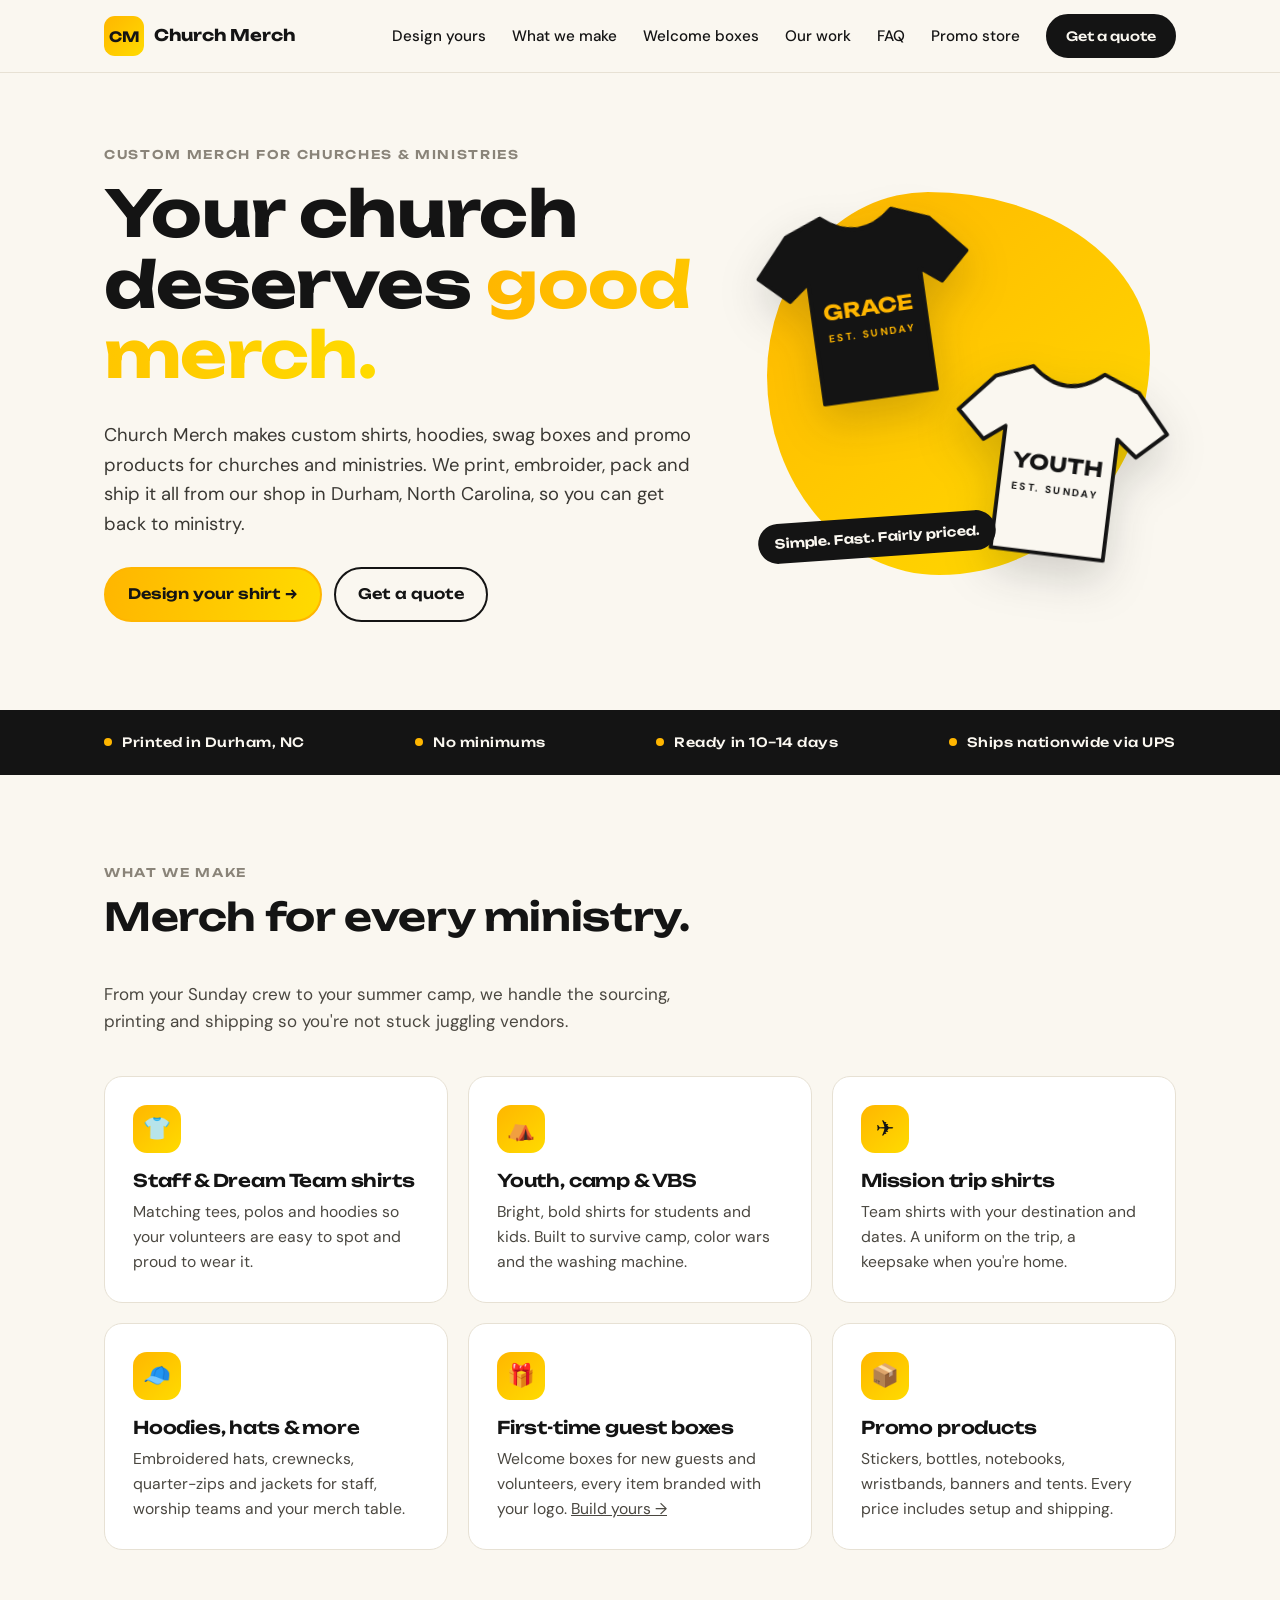
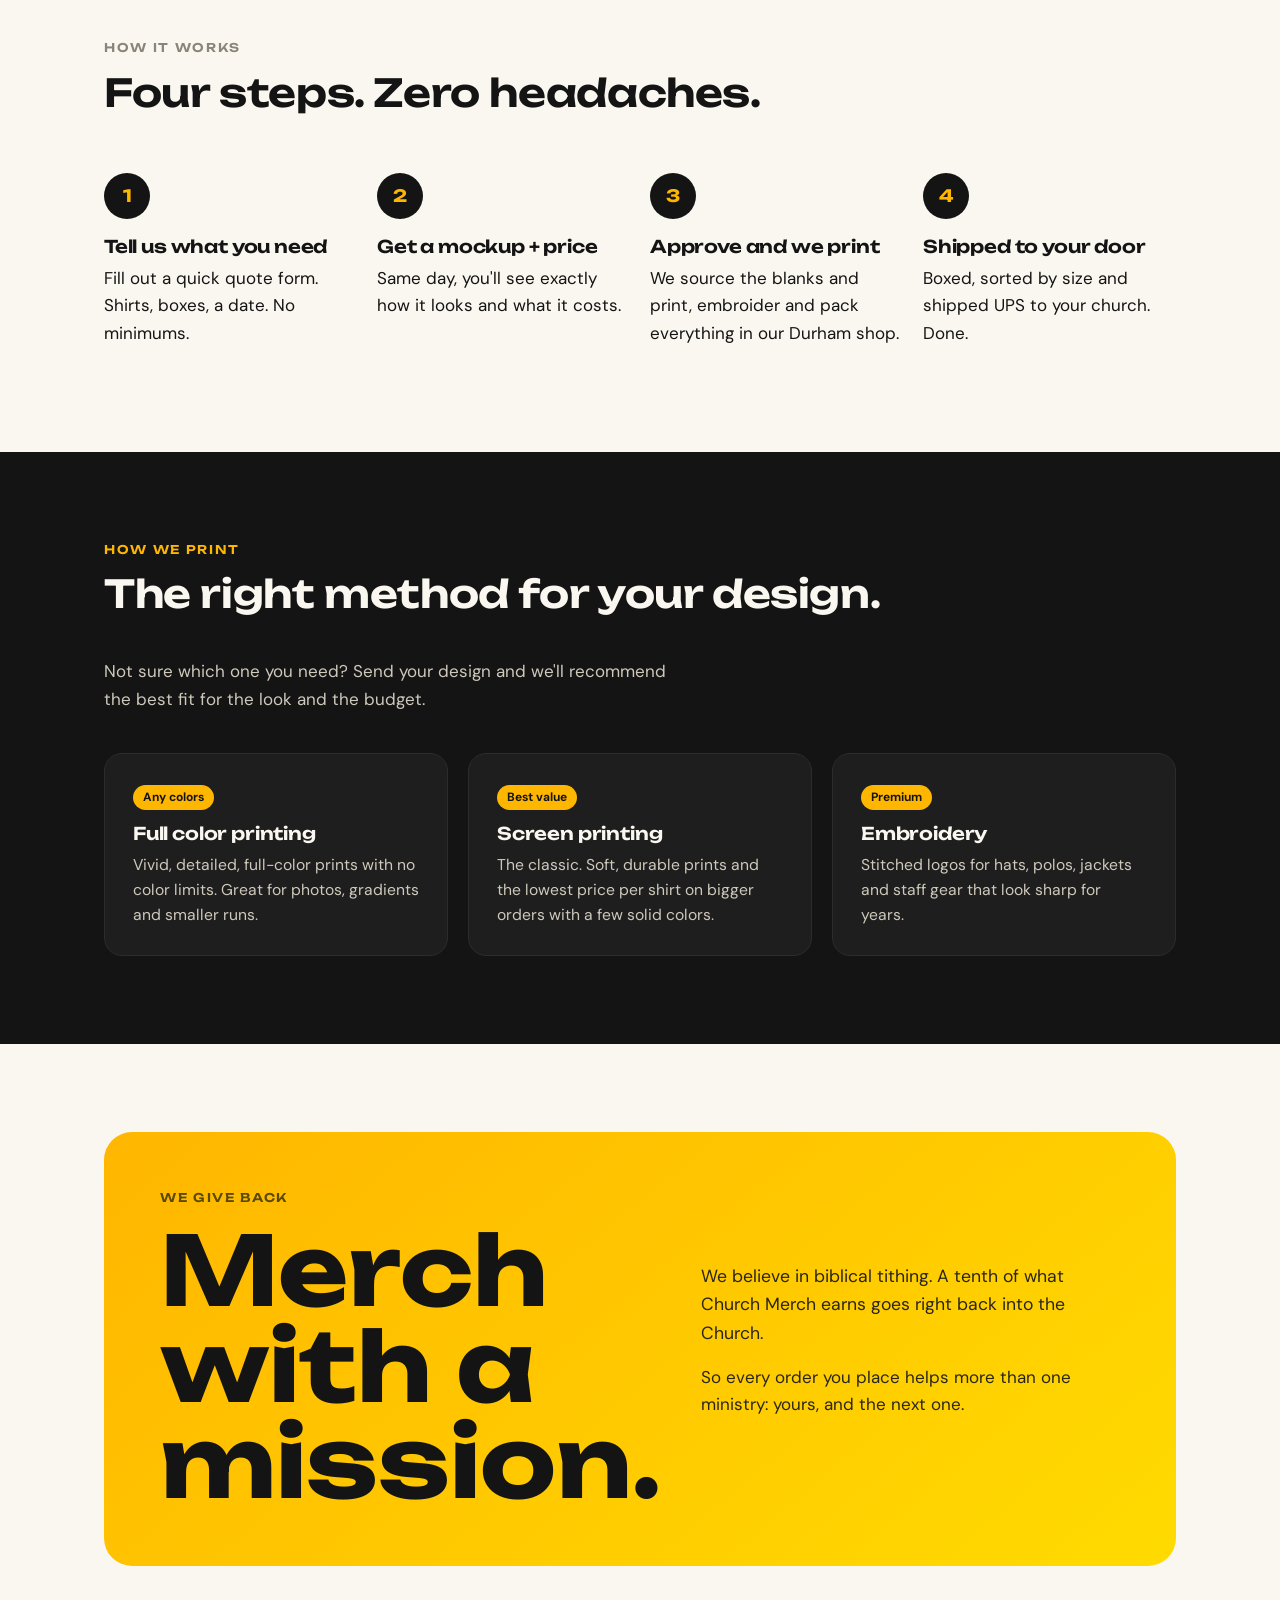
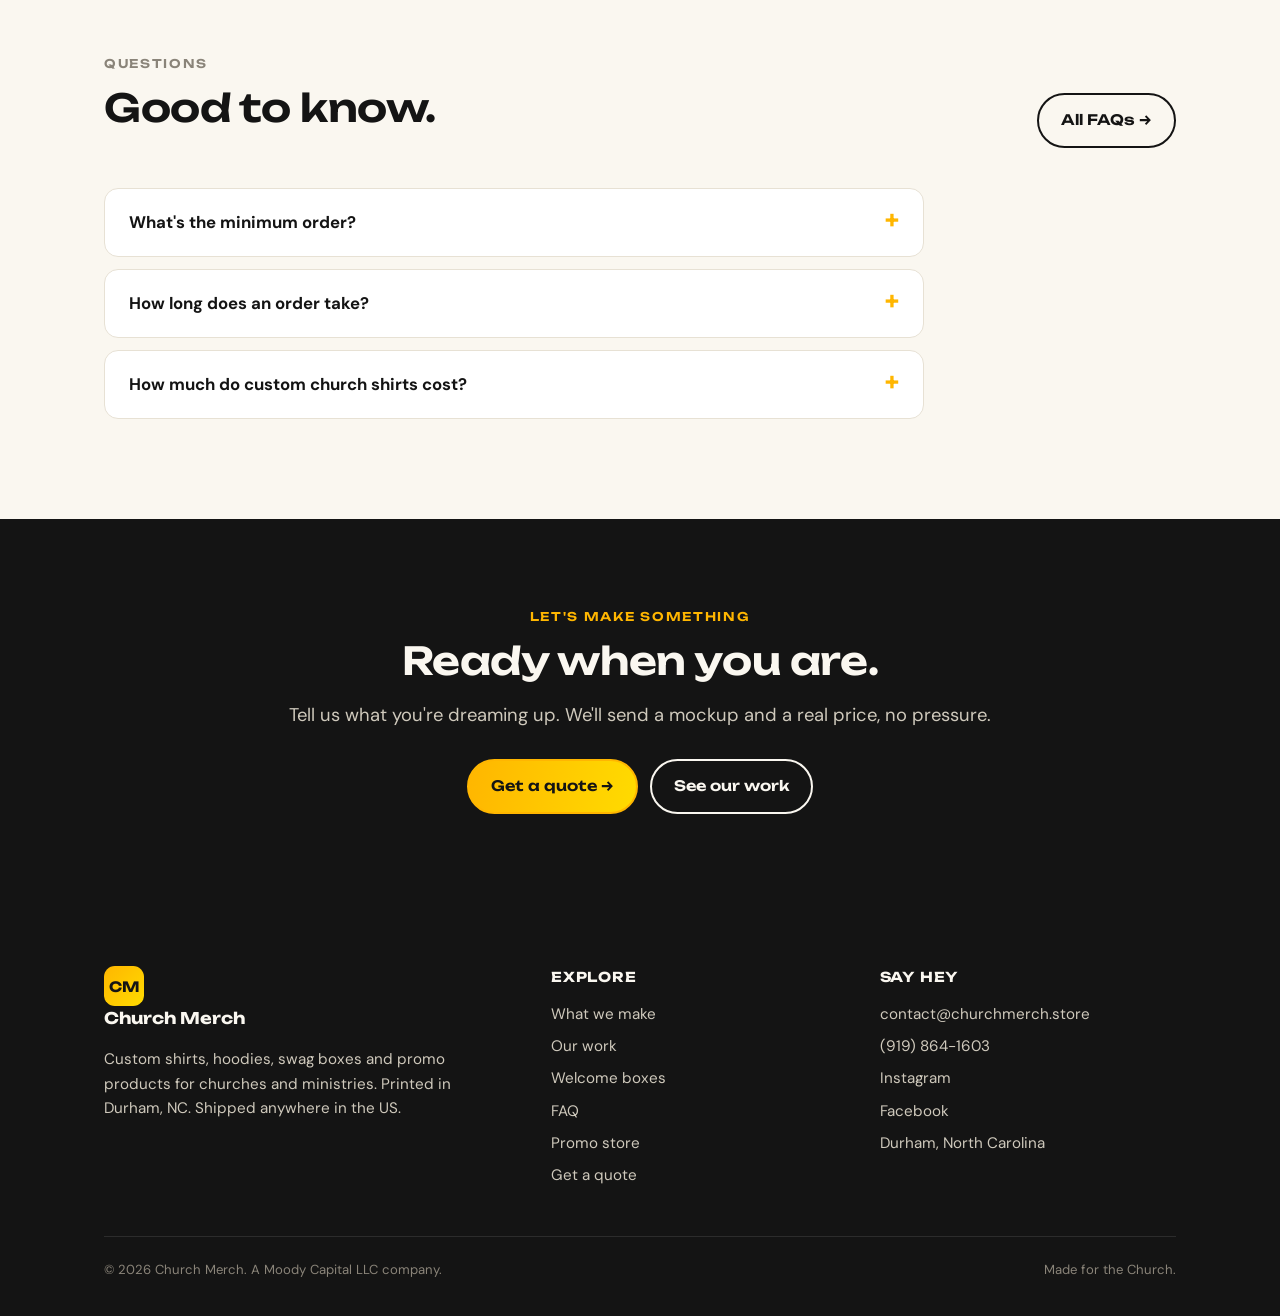
<file: site/index.html>
<!DOCTYPE html>
<html lang="en">
<head>
<meta charset="utf-8">
<meta name="viewport" content="width=device-width, initial-scale=1">
<title>Church Merch | Custom Church Shirts, Hoodies & Swag · Durham, NC</title>
<meta name="description" content="Custom shirts, hoodies, swag boxes and promo products for churches and ministries. full color printing, screen printing and embroidery from our Durham, NC shop. Shipping nationwide.">
<link rel="canonical" href="https://churchmerch.store/">
<meta property="og:title" content="Church Merch | Custom Church Shirts, Hoodies & Swag · Durham, NC">
<meta property="og:description" content="Custom shirts, hoodies, swag boxes and promo products for churches and ministries. full color printing, screen printing and embroidery from our Durham, NC shop. Shipping nationwide.">
<meta property="og:url" content="https://churchmerch.store/">
<meta property="og:type" content="website">
<link rel="icon" href="favicon.svg" type="image/svg+xml">
<link rel="preconnect" href="https://fonts.googleapis.com">
<link rel="preconnect" href="https://fonts.gstatic.com" crossorigin>
<link href="https://fonts.googleapis.com/css2?family=DM+Sans:wght@400;500;700&family=Unbounded:wght@500;600;700&display=swap" rel="stylesheet">
<link rel="stylesheet" href="styles.css">
<script type="application/ld+json">{"@context": "https://schema.org", "@type": "Organization", "@id": "https://churchmerch.store/#org", "name": "Church Merch", "url": "https://churchmerch.store", "logo": "https://churchmerch.store/logo.png", "description": "Custom shirts, hoodies, swag boxes and promo products for churches and ministries. full color printing, screen printing and embroidery from our Durham, NC shop, shipping nationwide.", "address": {"@type": "PostalAddress", "addressLocality": "Durham", "addressRegion": "NC", "addressCountry": "US"}, "areaServed": "United States", "knowsAbout": ["church shirts", "church merchandise", "full color printing", "screen printing", "embroidery", "youth group shirts", "mission trip shirts", "church welcome boxes", "promotional products"], "sameAs": ["https://www.instagram.com/churchmrch", "https://www.facebook.com/churchmrch"], "email": "contact@churchmerch.store", "telephone": "(919) 864-1603"}</script>
</head>
<body>
<header class="site-header"><div class="wrap">
<a class="brand" href="index.html" aria-label="Church Merch home"><svg class="brand-mark" viewBox="0 0 48 48" aria-hidden="true">
<defs><linearGradient id="gh" x1="0" y1="0" x2="1" y2="1"><stop offset="0" stop-color="#FFB600"/><stop offset="1" stop-color="#FFDB00"/></linearGradient></defs>
<rect width="48" height="48" rx="13" fill="url(#gh)"/>
<text x="24" y="31" text-anchor="middle" font-family="Unbounded, sans-serif" font-weight="700" font-size="17" fill="#141414">CM</text></svg><span class="brand-name">Church Merch</span></a>
<button class="nav-toggle" aria-label="Menu" aria-expanded="false" onclick="var n=document.querySelector('.nav');n.classList.toggle('open');this.setAttribute('aria-expanded',n.classList.contains('open'))">&#9776;</button>
<nav class="nav"><a href="order.html">Design yours</a><a href="index.html#make">What we make</a><a href="boxes.html">Welcome boxes</a><a href="work.html">Our work</a><a href="faq.html">FAQ</a><a href="promo.html">Promo store</a><a class="btn btn-ink" href="quote.html">Get a quote</a></nav>
</div></header>
<main>

<section class="hero"><div class="wrap">
  <div>
    <div class="eyebrow">Custom merch for churches &amp; ministries</div>
    <h1>Your church deserves <span class="gold-text">good merch.</span></h1>
    <p class="lede">Church Merch makes custom shirts, hoodies, swag boxes and promo products for churches and ministries. We print, embroider, pack and ship it all from our shop in Durham, North Carolina, so you can get back to ministry.</p>
    <div class="btn-row"><a class="btn btn-gold" href="order.html">Design your shirt &rarr;</a><a class="btn btn-ghost" href="quote.html">Get a quote</a></div>
  </div>
  <div class="hero-art" aria-hidden="true">
    <div class="blob"></div>
    <div class="tee one"><svg viewBox="0 0 300 300" aria-hidden="true">
<path d="M104 38 L58 56 L16 104 L52 138 L78 118 L78 274 L222 274 L222 118 L248 138 L284 104 L242 56 L196 38 Q150 78 104 38 Z" fill="#141414" stroke="#141414" stroke-width="5" stroke-linejoin="round"/>
<text x="150" y="168" text-anchor="middle" font-family="Unbounded, sans-serif" font-weight="700" font-size="26" fill="#FFB600">GRACE</text>
<text x="150" y="196" text-anchor="middle" font-family="DM Sans, sans-serif" font-weight="700" font-size="13" letter-spacing="3" fill="#FFB600">EST. SUNDAY</text></svg></div>
    <div class="tee two"><svg viewBox="0 0 300 300" aria-hidden="true">
<path d="M104 38 L58 56 L16 104 L52 138 L78 118 L78 274 L222 274 L222 118 L248 138 L284 104 L242 56 L196 38 Q150 78 104 38 Z" fill="#FAF7F0" stroke="#141414" stroke-width="5" stroke-linejoin="round"/>
<text x="150" y="168" text-anchor="middle" font-family="Unbounded, sans-serif" font-weight="700" font-size="26" fill="#141414">YOUTH</text>
<text x="150" y="196" text-anchor="middle" font-family="DM Sans, sans-serif" font-weight="700" font-size="13" letter-spacing="3" fill="#141414">EST. SUNDAY</text></svg></div>
    <div class="badge">Simple. Fast. Fairly priced.</div>
  </div>
</div></section>

<div class="strip"><div class="wrap">
  <span>Printed in Durham, NC</span><span>No minimums</span><span>Ready in 10–14 days</span><span>Ships nationwide via UPS</span>
</div></div>

<section class="section" id="make"><div class="wrap">
  <div class="section-head">
    <div><div class="eyebrow">What we make</div><h2>Merch for every ministry.</h2></div>
    <p>From your Sunday crew to your summer camp, we handle the sourcing, printing and shipping so you're not stuck juggling vendors.</p>
  </div>
  <div class="grid grid-3"><div class="card"><div class="icon" aria-hidden="true">👕</div><h3>Staff & Dream Team shirts</h3><p>Matching tees, polos and hoodies so your volunteers are easy to spot and proud to wear it.</p></div><div class="card"><div class="icon" aria-hidden="true">⛺</div><h3>Youth, camp & VBS</h3><p>Bright, bold shirts for students and kids. Built to survive camp, color wars and the washing machine.</p></div><div class="card"><div class="icon" aria-hidden="true">✈️</div><h3>Mission trip shirts</h3><p>Team shirts with your destination and dates. A uniform on the trip, a keepsake when you're home.</p></div><div class="card"><div class="icon" aria-hidden="true">🧢</div><h3>Hoodies, hats & more</h3><p>Embroidered hats, crewnecks, quarter-zips and jackets for staff, worship teams and your merch table.</p></div><div class="card"><div class="icon" aria-hidden="true">🎁</div><h3>First-time guest boxes</h3><p>Welcome boxes for new guests and volunteers, every item branded with your logo. <a href='boxes.html'>Build yours &rarr;</a></p></div><div class="card"><div class="icon" aria-hidden="true">📦</div><h3>Promo products</h3><p>Stickers, bottles, notebooks, wristbands, banners and tents. Every price includes setup and shipping.</p></div></div>
</div></section>

<section class="section" style="padding-top:0"><div class="wrap">
  <div class="section-head"><div><div class="eyebrow">How it works</div><h2>Four steps. Zero headaches.</h2></div></div>
  <div class="grid grid-4 steps"><div class="step"><h3>Tell us what you need</h3><p>Fill out a quick quote form. Shirts, boxes, a date. No minimums.</p></div><div class="step"><h3>Get a mockup + price</h3><p>Same day, you'll see exactly how it looks and what it costs.</p></div><div class="step"><h3>Approve and we print</h3><p>We source the blanks and print, embroider and pack everything in our Durham shop.</p></div><div class="step"><h3>Shipped to your door</h3><p>Boxed, sorted by size and shipped UPS to your church. Done.</p></div></div>
</div></section>

<section class="section dark"><div class="wrap">
  <div class="section-head">
    <div><div class="eyebrow">How we print</div><h2>The right method for your design.</h2></div>
    <p style="color:#cfc9bc">Not sure which one you need? Send your design and we'll recommend the best fit for the look and the budget.</p>
  </div>
  <div class="grid grid-3">
    <div class="card"><span class="tag">Any colors</span><h3>Full color printing</h3><p>Vivid, detailed, full-color prints with no color limits. Great for photos, gradients and smaller runs.</p></div>
    <div class="card"><span class="tag">Best value</span><h3>Screen printing</h3><p>The classic. Soft, durable prints and the lowest price per shirt on bigger orders with a few solid colors.</p></div>
    <div class="card"><span class="tag">Premium</span><h3>Embroidery</h3><p>Stitched logos for hats, polos, jackets and staff gear that look sharp for years.</p></div>
  </div>
</div></section>

<section class="section"><div class="wrap">
  <div class="giveback">
    <div><div class="eyebrow" style="color:#5a4a00">We give back</div><div class="big">Merch with a mission.</div></div>
    <div><p style="font-size:1.1rem">We believe in biblical tithing. A tenth of what Church Merch earns goes right back into the Church.</p><p>So every order you place helps more than one ministry: yours, and the next one.</p></div>
  </div>
</div></section>

<section class="section" style="padding-top:0"><div class="wrap">
  <div class="section-head"><div><div class="eyebrow">Questions</div><h2>Good to know.</h2></div><a class="btn btn-ghost" href="faq.html">All FAQs &rarr;</a></div>
  <div class="faq-list"><details><summary>What's the minimum order?</summary><div class='answer'><p>There isn't one on apparel. Order a handful of shirts or a few hundred. Welcome boxes start at 24, and some promo products have their own minimums, listed right on each product in our <a href='promo.html'>promo store</a>.</p></div></details><details><summary>How long does an order take?</summary><div class='answer'><p>Most orders are ready in 10–14 days after you approve the mockup. Have a hard deadline? Tell us up front and we'll tell you straight whether we can hit it.</p></div></details><details><summary>How much do custom church shirts cost?</summary><div class='answer'><p>It depends on the shirt, the number of colors and how many you order, but most one-color tee orders land between $8 and $12 per shirt. 2XL runs two dollars more and 3XL three dollars more. Tell us what you need and we'll send a real price the same day.</p></div></details></div>
</div></section>

<section class="section dark cta-band"><div class="wrap">
  <div class="eyebrow">Let's make something</div>
  <h2>Ready when you are.</h2>
  <p class="lede" style="color:#cfc9bc">Tell us what you're dreaming up. We'll send a mockup and a real price, no pressure.</p>
  <div class="btn-row"><a class="btn btn-gold" href="quote.html">Get a quote &rarr;</a><a class="btn btn-ghost" style="color:var(--bone);border-color:var(--bone)" href="work.html">See our work</a></div>
</div></section>

</main>
<footer class="site-footer"><div class="wrap">
<div class="cols">
<div><a class="brand" href="index.html"><svg class="brand-mark" viewBox="0 0 48 48" aria-hidden="true">
<defs><linearGradient id="gf" x1="0" y1="0" x2="1" y2="1"><stop offset="0" stop-color="#FFB600"/><stop offset="1" stop-color="#FFDB00"/></linearGradient></defs>
<rect width="48" height="48" rx="13" fill="url(#gf)"/>
<text x="24" y="31" text-anchor="middle" font-family="Unbounded, sans-serif" font-weight="700" font-size="17" fill="#141414">CM</text></svg><span class="brand-name">Church Merch</span></a>
<p style="margin-top:16px;max-width:26em">Custom shirts, hoodies, swag boxes and promo products for churches and ministries. Printed in Durham, NC. Shipped anywhere in the US.</p></div>
<div><h4>Explore</h4><a href="index.html#make">What we make</a><a href="work.html">Our work</a><a href="boxes.html">Welcome boxes</a><a href="faq.html">FAQ</a><a href="promo.html">Promo store</a><a href="quote.html">Get a quote</a></div>
<div><h4>Say hey</h4><a href="mailto:contact@churchmerch.store">contact@churchmerch.store</a><a href="tel:+19198641603">(919) 864-1603</a><a href="https://www.instagram.com/churchmrch">Instagram</a><a href="https://www.facebook.com/churchmrch">Facebook</a><span>Durham, North Carolina</span></div>
</div>
<div class="legal"><span>&copy; 2026 Church Merch. A Moody Capital LLC company.</span><span>Made for the Church.</span></div>
</div></footer>
</body>
</html>
</file>
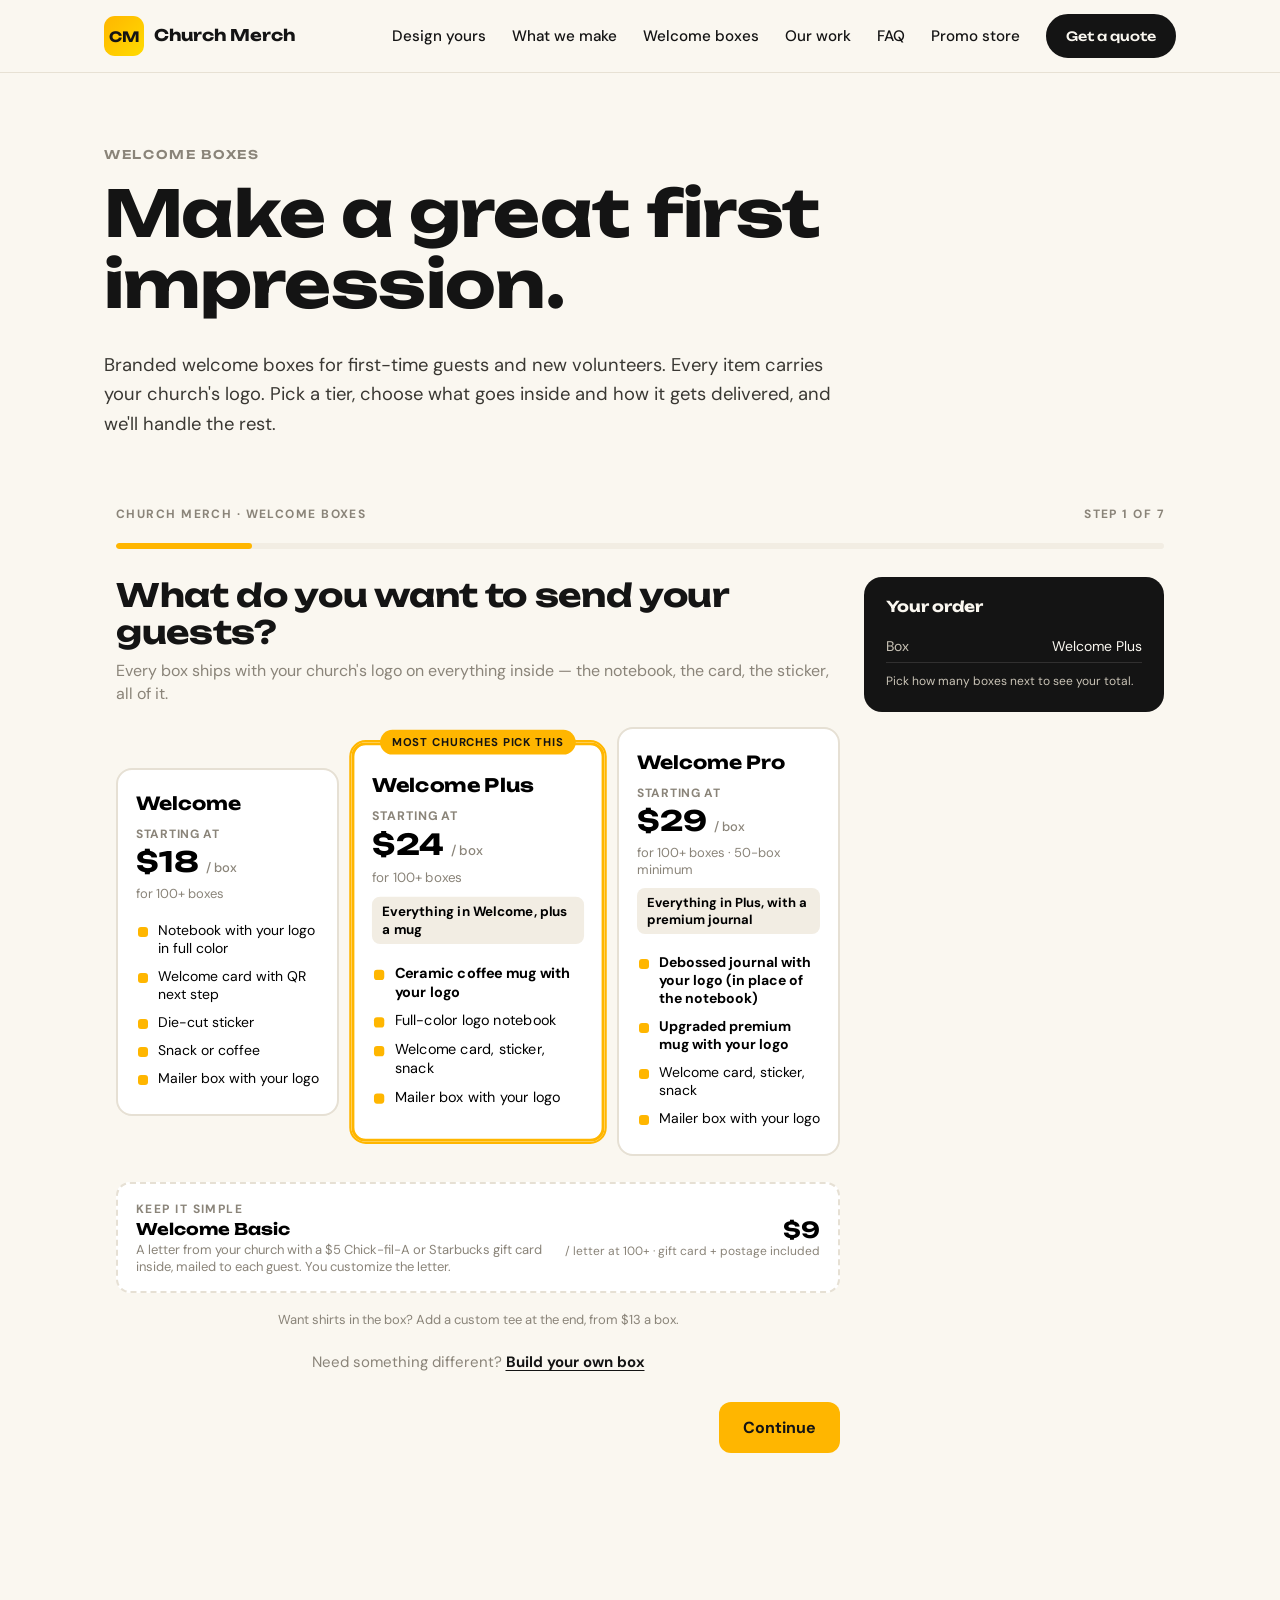
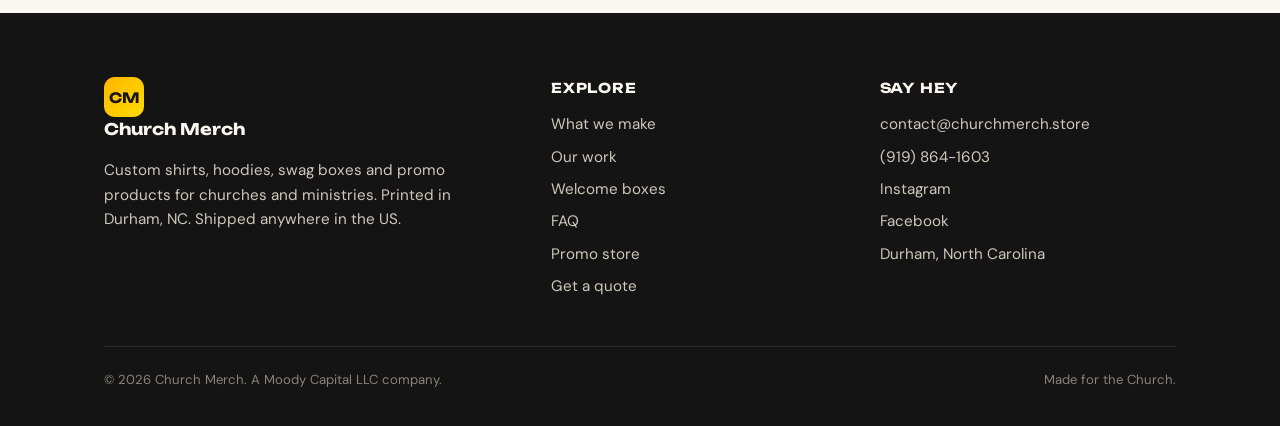
<file: site/boxes.html>
<!DOCTYPE html>
<html lang="en">
<head>
<meta charset="utf-8">
<meta name="viewport" content="width=device-width, initial-scale=1">
<title>Church Welcome Boxes for First-Time Guests | Church Merch</title>
<meta name="description" content="Branded welcome boxes for church first-time guests and new volunteers. Choose a tier, items and delivery. Every item carries your church logo. From Church Merch in Durham, NC.">
<link rel="canonical" href="https://churchmerch.store/boxes">
<meta property="og:title" content="Church Welcome Boxes for First-Time Guests | Church Merch">
<meta property="og:description" content="Branded welcome boxes for church first-time guests and new volunteers. Choose a tier, items and delivery. Every item carries your church logo. From Church Merch in Durham, NC.">
<meta property="og:url" content="https://churchmerch.store/boxes">
<meta property="og:type" content="website">
<link rel="icon" href="favicon.svg" type="image/svg+xml">
<link rel="preconnect" href="https://fonts.googleapis.com">
<link rel="preconnect" href="https://fonts.gstatic.com" crossorigin>
<link href="https://fonts.googleapis.com/css2?family=DM+Sans:wght@400;500;700&family=Unbounded:wght@500;600;700&display=swap" rel="stylesheet">
<link rel="stylesheet" href="styles.css">
<script type="application/ld+json">{"@context": "https://schema.org", "@type": "Organization", "@id": "https://churchmerch.store/#org", "name": "Church Merch", "url": "https://churchmerch.store", "logo": "https://churchmerch.store/logo.png", "description": "Custom shirts, hoodies, swag boxes and promo products for churches and ministries. full color printing, screen printing and embroidery from our Durham, NC shop, shipping nationwide.", "address": {"@type": "PostalAddress", "addressLocality": "Durham", "addressRegion": "NC", "addressCountry": "US"}, "areaServed": "United States", "knowsAbout": ["church shirts", "church merchandise", "full color printing", "screen printing", "embroidery", "youth group shirts", "mission trip shirts", "church welcome boxes", "promotional products"], "sameAs": ["https://www.instagram.com/churchmrch", "https://www.facebook.com/churchmrch"], "email": "contact@churchmerch.store", "telephone": "(919) 864-1603"}</script>
</head>
<body>
<header class="site-header"><div class="wrap">
<a class="brand" href="index.html" aria-label="Church Merch home"><svg class="brand-mark" viewBox="0 0 48 48" aria-hidden="true">
<defs><linearGradient id="gh" x1="0" y1="0" x2="1" y2="1"><stop offset="0" stop-color="#FFB600"/><stop offset="1" stop-color="#FFDB00"/></linearGradient></defs>
<rect width="48" height="48" rx="13" fill="url(#gh)"/>
<text x="24" y="31" text-anchor="middle" font-family="Unbounded, sans-serif" font-weight="700" font-size="17" fill="#141414">CM</text></svg><span class="brand-name">Church Merch</span></a>
<button class="nav-toggle" aria-label="Menu" aria-expanded="false" onclick="var n=document.querySelector('.nav');n.classList.toggle('open');this.setAttribute('aria-expanded',n.classList.contains('open'))">&#9776;</button>
<nav class="nav"><a href="order.html">Design yours</a><a href="index.html#make">What we make</a><a href="boxes.html">Welcome boxes</a><a href="work.html">Our work</a><a href="faq.html">FAQ</a><a href="promo.html">Promo store</a><a class="btn btn-ink" href="quote.html">Get a quote</a></nav>
</div></header>
<main>

<section class="page-hero" style="padding-bottom:0"><div class="wrap">
  <div class="eyebrow">Welcome boxes</div>
  <h1>Make a great first impression.</h1>
  <p class="lede">Branded welcome boxes for first-time guests and new volunteers. Every item carries your church's logo. Pick a tier, choose what goes inside and how it gets delivered, and we'll handle the rest.</p>
</div></section>
<section style="padding:24px 0 40px">
<!-- ============================================================
  Church Merch — Welcome Box order app
  Paste this whole file into a Squarespace Code Block (HTML mode).
  Orders are submitted to your Jotform back-end form.
  ============================================================ -->
<link rel="preconnect" href="https://fonts.googleapis.com">
<link rel="preconnect" href="https://fonts.gstatic.com" crossorigin>
<link href="https://fonts.googleapis.com/css2?family=Caveat:wght@500&family=DM+Sans:wght@400;500;700&family=Unbounded:wght@500;700&display=swap" rel="stylesheet">

<div id="cm-order">
<style>
#cm-order{--gold:#FFB600;--halo:#FFDB00;--ink:#141414;--bone:#FAF7F0;--stone:#8A8479;--line:#E6E0D4;--soft:#F2EDE3;--good:#2E7D4F;--bad:#B3261E;
  font-family:'DM Sans',system-ui,sans-serif;color:var(--ink);background:var(--bone);max-width:1080px;margin:0 auto;padding:24px 16px 120px;box-sizing:border-box;line-height:1.45;-webkit-font-smoothing:antialiased}
#cm-order *{box-sizing:border-box}
#cm-order h2,#cm-order h3,#cm-order .cmo-display{font-family:'Unbounded',system-ui,sans-serif;letter-spacing:-.01em;margin:0}
#cm-order h2{font-size:clamp(22px,4vw,32px);font-weight:700;line-height:1.15}
#cm-order h3{font-size:17px;font-weight:700}
#cm-order p{margin:0}
#cm-order button{font-family:inherit;cursor:pointer}
#cm-order input,#cm-order textarea,#cm-order select{font-family:inherit;font-size:16px;color:var(--ink);background:#fff;border:1.5px solid var(--line);border-radius:10px;padding:12px 14px;width:100%;outline:none;transition:border-color .15s}
#cm-order input:focus,#cm-order textarea:focus,#cm-order select:focus{border-color:var(--ink)}
#cm-order textarea{min-height:96px;resize:vertical}
#cm-order label.cmo-field{display:block;margin-bottom:16px}
#cm-order label.cmo-field>span{display:block;font-weight:700;font-size:14px;margin-bottom:6px}
#cm-order .cmo-hint{font-size:13px;color:var(--stone);margin-top:6px}
#cm-order .cmo-err{font-size:13px;color:var(--bad);margin-top:6px;display:none}
#cm-order .cmo-err.show{display:block}

/* header + progress */
#cm-order .cmo-top{display:flex;align-items:center;justify-content:space-between;gap:16px;margin-bottom:20px}
#cm-order .cmo-kicker{font-size:12px;font-weight:700;letter-spacing:.12em;text-transform:uppercase;color:var(--stone)}
#cm-order .cmo-progress{height:6px;background:var(--soft);border-radius:99px;overflow:hidden;margin:10px 0 28px}
#cm-order .cmo-progress>i{display:block;height:100%;background:var(--gold);border-radius:99px;transition:width .3s}

#cm-order .cmo-layout{display:grid;grid-template-columns:1fr;gap:24px}
@media(min-width:900px){#cm-order .cmo-layout{grid-template-columns:1fr 300px}}
#cm-order .cmo-step{display:none}
#cm-order .cmo-step.on{display:block;animation:cmoIn .25s ease}
@keyframes cmoIn{from{opacity:0;transform:translateY(6px)}to{opacity:1;transform:none}}
#cm-order .cmo-lead{color:var(--stone);margin:8px 0 22px;font-size:16px}

/* box cards */
#cm-order .cmo-cards{display:grid;grid-template-columns:1fr;gap:14px}
@media(min-width:700px){#cm-order .cmo-cards{grid-template-columns:1fr 1.12fr 1fr;align-items:center}}
#cm-order .cmo-card{position:relative;text-align:left;background:#fff;border:2px solid var(--line);border-radius:16px;padding:22px 18px;transition:border-color .15s,transform .15s,box-shadow .15s;width:100%}
#cm-order .cmo-card:hover{border-color:var(--stone)}
#cm-order .cmo-card.sel{border-color:var(--ink);box-shadow:0 0 0 3px var(--ink) inset}
#cm-order .cmo-card.featured{border-color:var(--gold);padding:30px 20px}
#cm-order .cmo-card.featured.sel{box-shadow:0 0 0 3px var(--gold) inset;border-color:var(--gold)}
@media(min-width:700px){#cm-order .cmo-card.featured{transform:scale(1.03)}}
#cm-order .cmo-badge{position:absolute;top:-12px;left:50%;transform:translateX(-50%);background:var(--gold);color:var(--ink);font-size:11px;font-weight:700;letter-spacing:.06em;text-transform:uppercase;padding:5px 12px;border-radius:99px;white-space:nowrap}
#cm-order .cmo-card .cmo-name{font-family:'Unbounded',sans-serif;font-weight:700;font-size:18px}
#cm-order .cmo-price{font-family:'Unbounded',sans-serif;font-size:28px;font-weight:700;margin:10px 0 2px}
#cm-order .cmo-price small{font-family:'DM Sans',sans-serif;font-size:13px;font-weight:500;color:var(--stone)}
#cm-order .cmo-from{font-size:12px;font-weight:700;letter-spacing:.06em;text-transform:uppercase;color:var(--stone);margin-top:12px}
#cm-order .cmo-from+.cmo-price{margin-top:2px}
#cm-order .cmo-addon{display:flex;align-items:center;gap:14px;background:#fff;border:2px solid var(--line);border-radius:14px;padding:16px 18px;margin-top:22px;cursor:pointer;transition:border-color .15s}
#cm-order .cmo-addon:hover{border-color:var(--stone)}
#cm-order .cmo-addon input{position:absolute;opacity:0;width:1px;height:1px}
#cm-order .cmo-addon-box{width:24px;height:24px;border:2px solid var(--stone);border-radius:7px;flex:none;display:grid;place-items:center;transition:all .15s}
#cm-order .cmo-addon input:checked~.cmo-addon-box{background:var(--ink);border-color:var(--ink)}
#cm-order .cmo-addon input:checked~.cmo-addon-box:after{content:"";width:6px;height:11px;border:solid var(--gold);border-width:0 2.5px 2.5px 0;transform:rotate(45deg) translate(-1px,-1px)}
#cm-order .cmo-addon:has(input:checked){border-color:var(--ink)}
#cm-order .cmo-addon input:focus-visible~.cmo-addon-box{outline:2px solid var(--gold);outline-offset:2px}
#cm-order .cmo-addon-text{flex:1;min-width:0}
#cm-order .cmo-addon-text b{display:block;font-size:15px}
#cm-order .cmo-addon-text small{display:block;color:var(--stone);font-size:13px;margin-top:2px}
#cm-order .cmo-addon-price{text-align:right;font-family:'Unbounded',sans-serif;font-weight:700;font-size:18px;white-space:nowrap}
#cm-order .cmo-addon-price small{font-family:'DM Sans',sans-serif;font-size:12px;font-weight:500;color:var(--stone)}
#cm-order .cmo-addon-price em{display:block;font-style:normal;font-family:'DM Sans',sans-serif;font-size:12px;font-weight:700;color:var(--good)}
#cm-order .cmo-basic{display:flex;align-items:center;justify-content:space-between;gap:16px;width:100%;text-align:left;background:#fff;border:2px dashed var(--line);border-radius:14px;padding:16px 18px;margin:26px 0 0;transition:border-color .15s}
#cm-order .cmo-basic:hover{border-color:var(--stone)}
#cm-order .cmo-basic.sel{border-style:solid;border-color:var(--ink);box-shadow:0 0 0 2px var(--ink) inset}
#cm-order .cmo-basic-l b{display:block;font-family:'Unbounded',sans-serif;font-size:16px;margin:2px 0}
#cm-order .cmo-basic-l small{display:block;color:var(--stone);font-size:13px}
#cm-order .cmo-basic-r{text-align:right;white-space:nowrap}
#cm-order .cmo-basic-r b{font-family:'Unbounded',sans-serif;font-size:22px}
#cm-order .cmo-basic-r small{display:block;color:var(--stone);font-size:12px}
#cm-order #cmo-addons .cmo-addon{margin-top:12px}
#cm-order #cmo-addons{margin:0}
#cm-order .cmo-addons-h{font-weight:700;font-size:14px;text-transform:uppercase;letter-spacing:.08em;color:var(--stone);margin:0 0 2px}
#cm-order .cmo-upsell{font-size:13px;font-weight:700;background:var(--soft);border-radius:8px;padding:6px 10px;margin:10px 0 0;display:inline-block}
#cm-order .cmo-card ul{list-style:none;padding:0;margin:14px 0 0;font-size:14px}
#cm-order .cmo-card li{padding:5px 0 5px 22px;position:relative}
#cm-order .cmo-card li:before{content:"";position:absolute;left:2px;top:11px;width:10px;height:10px;border-radius:3px;background:var(--gold)}
#cm-order .cmo-card li.add{font-weight:700}
#cm-order .cmo-linkbtn{background:none;border:0;padding:0;color:var(--ink);font-weight:700;text-decoration:underline;text-underline-offset:3px;font-size:15px}
#cm-order .cmo-custom-link{text-align:center;margin-top:22px;color:var(--stone);font-size:15px}

/* options (radio tiles) */
#cm-order .cmo-tiles{display:grid;gap:12px}
@media(min-width:700px){#cm-order .cmo-tiles.three{grid-template-columns:repeat(3,1fr)}#cm-order .cmo-tiles.two{grid-template-columns:repeat(2,1fr)}#cm-order .cmo-tiles.four{grid-template-columns:repeat(4,1fr)}}
#cm-order .cmo-tile{text-align:left;background:#fff;border:2px solid var(--line);border-radius:14px;padding:16px;width:100%;transition:border-color .15s}
#cm-order .cmo-tile:hover{border-color:var(--stone)}
#cm-order .cmo-tile.sel{border-color:var(--ink);box-shadow:0 0 0 2px var(--ink) inset}
#cm-order .cmo-tile b{display:block;font-family:'Unbounded',sans-serif;font-size:16px;margin-bottom:4px}
#cm-order .cmo-tile span{font-size:14px;color:var(--stone);display:block}
#cm-order .cmo-tile em{font-style:normal;display:inline-block;margin-top:10px;font-weight:700;font-size:13px;background:var(--soft);border-radius:6px;padding:3px 8px}
#cm-order .cmo-group{margin-bottom:22px}
#cm-order .cmo-group>p{font-weight:700;margin-bottom:10px}

/* quantity */
#cm-order .cmo-qty{display:flex;align-items:center;gap:10px;max-width:340px}
#cm-order .cmo-qty button{width:52px;height:52px;border-radius:12px;border:1.5px solid var(--line);background:#fff;font-size:22px;font-weight:700;flex:none}
#cm-order .cmo-qty input{text-align:center;font-family:'Unbounded',sans-serif;font-size:24px;font-weight:700;height:52px}
#cm-order .cmo-chips{display:flex;flex-wrap:wrap;gap:8px;margin:14px 0 18px}
#cm-order .cmo-chip{border:1.5px solid var(--line);background:#fff;border-radius:99px;padding:8px 14px;font-size:14px;font-weight:700}
#cm-order .cmo-chip.sel{background:var(--ink);color:var(--bone);border-color:var(--ink)}
#cm-order .cmo-nudge{background:var(--halo);border-radius:12px;padding:12px 14px;font-weight:700;font-size:14px;display:none;margin-top:4px}
#cm-order .cmo-nudge.show{display:flex;align-items:center;justify-content:space-between;gap:12px;flex-wrap:wrap}
#cm-order .cmo-nudge button{background:var(--ink);color:var(--bone);border:0;border-radius:8px;padding:8px 12px;font-weight:700;font-size:13px}
#cm-order .cmo-breaks{width:100%;border-collapse:collapse;margin-top:22px;font-size:14px;background:#fff;border-radius:12px;overflow:hidden}
#cm-order .cmo-breaks th,#cm-order .cmo-breaks td{padding:9px 12px;text-align:left;border-bottom:1px solid var(--soft)}
#cm-order .cmo-breaks th{font-size:12px;text-transform:uppercase;letter-spacing:.06em;color:var(--stone)}
#cm-order .cmo-breaks tr.cur td{background:var(--soft);font-weight:700}

/* sizes */
#cm-order .cmo-sizes{display:grid;grid-template-columns:repeat(3,1fr);gap:10px;max-width:520px}
@media(min-width:600px){#cm-order .cmo-sizes{grid-template-columns:repeat(6,1fr)}}
#cm-order .cmo-size{background:#fff;border:1.5px solid var(--line);border-radius:12px;padding:10px;text-align:center}
#cm-order .cmo-size b{display:block;font-size:13px;margin-bottom:6px}
#cm-order .cmo-size input{text-align:center;padding:8px 4px;font-weight:700}
#cm-order .cmo-count{margin:16px 0 8px;font-weight:700}
#cm-order .cmo-count.ok{color:var(--good)}
#cm-order .cmo-count.no{color:var(--bad)}

/* brand + card preview */
#cm-order .cmo-two{display:grid;gap:20px}
@media(min-width:760px){#cm-order .cmo-two{grid-template-columns:1fr 1fr}}
#cm-order .cmo-drop{display:flex;align-items:center;gap:14px;background:#fff;border:2px dashed var(--line);border-radius:14px;padding:16px;cursor:pointer}
#cm-order .cmo-drop:hover{border-color:var(--stone)}
#cm-order .cmo-drop img{width:64px;height:64px;object-fit:contain;border-radius:8px;background:var(--soft);display:none}
#cm-order .cmo-drop input{display:none}
#cm-order .cmo-cardprev{background:#fff;border:1px solid var(--line);border-radius:14px;padding:24px;min-height:260px;display:flex;flex-direction:column;gap:14px;box-shadow:0 10px 30px rgba(20,20,20,.06)}
#cm-order .cmo-cardprev.letter{min-height:340px}
#cm-order .cmo-cardprev.serif .msg,#cm-order .cmo-cardprev.serif .greet{font-family:Georgia,'Times New Roman',serif}
#cm-order .cmo-cardprev.script .msg,#cm-order .cmo-cardprev.script .greet,#cm-order .cmo-cardprev.script .sig{font-family:'Caveat','Segoe Script','Bradley Hand',cursive;font-size:21px;line-height:1.35}
#cm-order .cmo-cardprev.modern{border-top:8px solid var(--gold)}
#cm-order .cmo-cardprev .greet{font-weight:700}
#cm-order .cmo-cardprev .gift{align-self:flex-start;background:var(--bone);border:1px dashed var(--line);border-radius:10px;padding:10px 14px;font-size:13px;font-weight:700}
#cm-order .cmo-cardprev .logo{height:48px;display:flex;align-items:center}
#cm-order .cmo-cardprev .logo img{max-height:48px;max-width:160px;object-fit:contain}
#cm-order .cmo-cardprev .logo span{font-family:'Unbounded',sans-serif;font-weight:700;font-size:15px}
#cm-order .cmo-cardprev .msg{font-size:15px;white-space:pre-wrap;flex:1}
#cm-order .cmo-cardprev .sig{font-weight:700;font-size:14px}
#cm-order .cmo-cardprev .qr{display:flex;align-items:center;gap:10px;font-size:12px;color:var(--stone)}
#cm-order .cmo-cardprev .qr i{width:40px;height:40px;border-radius:6px;background:repeating-linear-gradient(45deg,var(--ink) 0 4px,#fff 4px 8px);flex:none}

/* summary */
#cm-order .cmo-summary{background:var(--ink);color:var(--bone);border-radius:18px;padding:22px;position:sticky;top:20px;align-self:start}
#cm-order .cmo-top .cmo-kicker:last-child{white-space:nowrap}
#cm-order .cmo-summary h3{color:var(--bone);font-size:15px;margin-bottom:14px}
#cm-order .cmo-summary .row{display:flex;justify-content:space-between;gap:12px;font-size:14px;padding:6px 0;border-bottom:1px solid rgba(250,247,240,.12)}
#cm-order .cmo-summary .row span:first-child{color:#C9C3B6}
#cm-order .cmo-summary .total{display:flex;justify-content:space-between;align-items:baseline;margin-top:14px}
#cm-order .cmo-summary .total b{font-family:'Unbounded',sans-serif;font-size:26px;color:var(--gold)}
#cm-order .cmo-summary .fine{font-size:12px;color:#C9C3B6;margin-top:10px}
@media(max-width:899px){#cm-order .cmo-summary{display:none}}

/* nav */
#cm-order .cmo-nav{display:flex;justify-content:space-between;align-items:center;gap:12px;margin-top:28px}
#cm-order .cmo-btn{border:0;border-radius:12px;padding:15px 24px;font-weight:700;font-size:16px;background:var(--gold);color:var(--ink);transition:transform .1s,background .15s}
#cm-order .cmo-btn:hover{background:var(--halo)}
#cm-order .cmo-btn:active{transform:scale(.98)}
#cm-order .cmo-btn[disabled]{opacity:.45;cursor:not-allowed}
#cm-order .cmo-back{background:none;border:0;font-weight:700;color:var(--stone);font-size:15px;padding:10px 0}
#cm-order .cmo-back[hidden]{display:none}

/* mobile bottom bar */
#cm-order .cmo-bar{position:fixed;left:0;right:0;bottom:0;background:var(--ink);color:var(--bone);padding:12px 16px;display:flex;justify-content:space-between;align-items:center;gap:12px;z-index:50}
#cm-order .cmo-bar small{display:block;color:#C9C3B6;font-size:12px}
#cm-order .cmo-bar b{font-family:'Unbounded',sans-serif;color:var(--gold);font-size:20px}
#cm-order .cmo-bar{padding-bottom:calc(12px + env(safe-area-inset-bottom));transition:transform .25s ease}
#cm-order .cmo-bar.off{transform:translateY(120%)}
#cm-order .cmo-bar .cmo-btn{min-height:48px}
@media(min-width:900px){#cm-order .cmo-bar{display:none}}

/* ---------- phones & tablets ---------- */
@media(max-width:899px){
  #cm-order{padding-bottom:calc(100px + env(safe-area-inset-bottom))}
  #cm-order #cmo-next{display:none}                 /* the sticky bar's button does this job */
  #cm-order .cmo-nav{margin-top:20px}
  #cm-order .cmo-back{min-height:44px}
}
@media(max-width:699px){
  #cm-order .cmo-cards{margin-top:22px}
}
@media(max-width:600px){
  #cm-order .cmo-basic{flex-direction:column;align-items:flex-start;gap:10px}
  #cm-order .cmo-basic-r{text-align:left;white-space:normal}
  #cm-order .cmo-basic-r small{display:inline;margin-left:6px}
  #cm-order .cmo-addon{flex-wrap:wrap}
  #cm-order .cmo-addon-text{flex:1 1 calc(100% - 50px)}
  #cm-order .cmo-addon-price{flex-basis:100%;text-align:left;padding-left:48px;display:flex;align-items:baseline;gap:8px;flex-wrap:wrap}
  #cm-order .cmo-addon-price em{display:inline}
  #cm-order .cmo-tiles.four,#cm-order [data-pick="giftbrand"]{grid-template-columns:1fr 1fr}
  #cm-order .cmo-chip{min-height:44px;padding:10px 16px}
  #cm-order .cmo-linkbtn{padding:12px 4px;display:inline-block}
  #cm-order .cmo-size input{min-height:44px}
  #cm-order h2{font-size:26px}
}

/* review + done */
#cm-order .cmo-review{background:#fff;border-radius:16px;border:1px solid var(--line);overflow:hidden}
#cm-order .cmo-review .r{display:flex;justify-content:space-between;gap:16px;padding:12px 16px;border-bottom:1px solid var(--soft);font-size:15px}
#cm-order .cmo-review .r span:first-child{color:var(--stone)}
#cm-order .cmo-review .r span:last-child{text-align:right;font-weight:700}
#cm-order .cmo-review .r.big span:last-child{font-family:'Unbounded',sans-serif;font-size:20px}
#cm-order .cmo-done{text-align:center;padding:48px 16px}
#cm-order .cmo-done .check{width:72px;height:72px;border-radius:50%;background:var(--gold);display:grid;place-items:center;margin:0 auto 20px;font-size:34px;font-weight:700}
#cm-order .cmo-hidden{display:none}
</style>

<div class="cmo-top">
  <div>
    <div class="cmo-kicker">Church Merch · Welcome Boxes</div>
  </div>
  <div class="cmo-kicker" id="cmo-stepcount">Step 1</div>
</div>
<div class="cmo-progress"><i id="cmo-bar" style="width:8%"></i></div>

<div class="cmo-layout">
<main>

<!-- STEP: BOX -->
<section class="cmo-step" data-step="box">
  <h2>What do you want to send your guests?</h2>
  <p class="cmo-lead">Every box ships with your church's logo on everything inside — the notebook, the card, the sticker, all of it.</p>
  <div class="cmo-cards">
    <button type="button" class="cmo-card" data-tier="welcome">
      <div class="cmo-name">Welcome</div>
      <div class="cmo-from">Starting at</div>
      <div class="cmo-price" data-from="welcome">$18 <small>/ box</small></div>
      <div class="cmo-hint" data-fromnote="welcome">for 100+ boxes</div>
      <ul>
        <li>Notebook with your logo in full color</li>
        <li>Welcome card with QR next step</li>
        <li>Die-cut sticker</li>
        <li>Snack or coffee</li>
        <li>Mailer box with your logo</li>
      </ul>
    </button>
    <button type="button" class="cmo-card featured" data-tier="plus">
      <span class="cmo-badge">Most churches pick this</span>
      <div class="cmo-name">Welcome Plus</div>
      <div class="cmo-from">Starting at</div>
      <div class="cmo-price" data-from="plus">$24 <small>/ box</small></div>
      <div class="cmo-hint" data-fromnote="plus">for 100+ boxes</div>
      <div class="cmo-upsell">Everything in Welcome, plus a mug</div>
      <ul>
        <li class="add">Ceramic coffee mug with your logo</li>
        <li>Full-color logo notebook</li>
        <li>Welcome card, sticker, snack</li>
        <li>Mailer box with your logo</li>
      </ul>
    </button>
    <button type="button" class="cmo-card" data-tier="pro">
      <div class="cmo-name">Welcome Pro</div>
      <div class="cmo-from">Starting at</div>
      <div class="cmo-price" data-from="pro">$29 <small>/ box</small></div>
      <div class="cmo-hint" data-fromnote="pro">for 100+ boxes · 50-box minimum</div>
      <div class="cmo-upsell">Everything in Plus, with a premium journal</div>
      <ul>
        <li class="add">Debossed journal with your logo (in place of the notebook)</li>
        <li class="add">Upgraded premium mug with your logo</li>
        <li>Welcome card, sticker, snack</li>
        <li>Mailer box with your logo</li>
      </ul>
    </button>
  </div>
  <button type="button" class="cmo-basic" data-tier="basic">
    <span class="cmo-basic-l"><span class="cmo-kicker">Keep it simple</span><b>Welcome Basic</b><small>A letter from your church with a $5 Chick-fil-A or Starbucks gift card inside, mailed to each guest. You customize the letter.</small></span>
    <span class="cmo-basic-r"><b data-from="basic">$9</b><small>/ letter at 100+ · gift card + postage included</small></span>
  </button>
  <p class="cmo-hint" style="text-align:center;margin-top:18px">Want shirts in the box? Add a custom tee at the end, from $13 a box.</p>
  <p class="cmo-custom-link">Need something different? <button type="button" class="cmo-linkbtn" data-tier="custom">Build your own box</button></p>
</section>

<!-- STEP: CUSTOM -->
<section class="cmo-step" data-step="custom">
  <h2>Build your own box</h2>
  <p class="cmo-lead">Pick what goes inside. We'll price it and send you a quote within one business day.</p>
  <div class="cmo-group"><p>Tee</p>
    <div class="cmo-tiles four" data-pick="tee">
      <button type="button" class="cmo-tile" data-v="Gildan 64000 Softstyle"><b>Softstyle</b><span>Gildan 64000</span></button>
      <button type="button" class="cmo-tile" data-v="Next Level 3600"><b>Premium</b><span>Next Level 3600</span></button>
      <button type="button" class="cmo-tile" data-v="Comfort Colors 1717"><b>Heavyweight</b><span>Comfort Colors 1717</span></button>
      <button type="button" class="cmo-tile" data-v="No tee"><b>No tee</b><span>Skip the shirt</span></button>
    </div></div>
  <div class="cmo-group"><p>Drinkware</p>
    <div class="cmo-tiles four" data-pick="drink">
      <button type="button" class="cmo-tile" data-v="None"><b>None</b><span>No drinkware</span></button>
      <button type="button" class="cmo-tile" data-v="16.5 oz Boston mug with wood lid"><b>Boston mug</b><span>16.5 oz, wood lid</span></button>
      <button type="button" class="cmo-tile" data-v="15 oz Campfire mug"><b>Campfire mug</b><span>15 oz ceramic</span></button>
      <button type="button" class="cmo-tile" data-v="20 oz tumbler"><b>Tumbler</b><span>20 oz stainless</span></button>
    </div></div>
  <div class="cmo-group"><p>Paper</p>
    <div class="cmo-tiles four" data-pick="paper">
      <button type="button" class="cmo-tile" data-v="None"><b>None</b><span>No paper goods</span></button>
      <button type="button" class="cmo-tile" data-v="Hardcover notebook"><b>Notebook</b><span>5" x 7" hardcover</span></button>
      <button type="button" class="cmo-tile" data-v="Leeman Nuba journal"><b>Journal</b><span>Leeman Nuba, debossed</span></button>
      <button type="button" class="cmo-tile" data-v="Pen only"><b>Pen</b><span>With your logo</span></button>
    </div></div>
  <label class="cmo-field"><span>Anything else you want in the box?</span>
    <textarea id="cmo-extras" placeholder="Hats, totes, a book from your pastor, gift cards…"></textarea></label>
  <p class="cmo-err" id="cmo-err-custom">Pick a tee, drinkware and paper option to keep going.</p>
</section>

<!-- STEP: GIFT CARD + LETTER (Welcome Basic only) -->
<section class="cmo-step" data-step="gift">
  <h2>Pick the gift card and letter</h2>
  <p class="cmo-lead">Every Welcome Basic is a letter from your church with a $5 gift card inside, mailed to each guest by USPS. Gift card and postage are included.</p>
  <div class="cmo-group"><p>Where's the $5 gift card from?</p>
    <div class="cmo-tiles three" data-pick="giftbrand">
      <button type="button" class="cmo-tile" data-v="Chick-fil-A"><b>Chick-fil-A</b><span>Lunch is on us</span></button>
      <button type="button" class="cmo-tile" data-v="Starbucks"><b>Starbucks</b><span>Coffee on us</span></button>
      <button type="button" class="cmo-tile" data-v="Dunkin'"><b>Dunkin'</b><span>Coffee and a donut</span></button>
      <button type="button" class="cmo-tile" data-v="Krispy Kreme"><b>Krispy Kreme</b><span>A sweet hello</span></button>
      <button type="button" class="cmo-tile" data-v="Panera"><b>Panera</b><span>Coffee or a pastry</span></button>
      <button type="button" class="cmo-tile" data-v="Local"><b>A local spot</b><span>A coffee shop near your church</span></button>
    </div></div>
  <label class="cmo-field" id="cmo-giftfrom-wrap"><span>Which local spot?</span>
    <input id="cmo-giftfrom" placeholder="Name and city, e.g. Cocoa Cinnamon, Durham"></label>
  <div class="cmo-group"><p>Letter style</p>
    <div class="cmo-tiles three" data-pick="lstyle">
      <button type="button" class="cmo-tile" data-v="Classic"><b>Classic</b><span>Letterhead with your logo up top, serif type</span></button>
      <button type="button" class="cmo-tile" data-v="Modern"><b>Modern</b><span>Bold header in your brand colors, clean sans type</span></button>
      <button type="button" class="cmo-tile" data-v="Handwritten"><b>Handwritten</b><span>Script font that reads like a personal note</span></button>
    </div></div>
  <div class="cmo-group"><p>Greeting</p>
    <div class="cmo-tiles two" data-pick="lgreet">
      <button type="button" class="cmo-tile" data-v="First name"><b>Dear Sarah,</b><span>Each letter uses the guest's first name</span></button>
      <button type="button" class="cmo-tile" data-v="General"><b>Hey friend,</b><span>Same greeting on every letter</span></button>
    </div></div>
  <div class="cmo-group"><p>Paper</p>
    <div class="cmo-tiles two" data-pick="lpaper">
      <button type="button" class="cmo-tile" data-v="Standard"><b>Standard</b><span>Bright white 24 lb letter paper</span><em>Included</em></button>
      <button type="button" class="cmo-tile" data-v="Premium"><b>Premium</b><span>Heavy cotton cardstock that feels hand-delivered</span><em>+$1 per letter</em></button>
    </div></div>
  <p class="cmo-err" id="cmo-err-gift">Pick a gift card, letter style, greeting and paper.</p>
</section>

<!-- STEP: QUANTITY -->
<section class="cmo-step" data-step="qty">
  <h2 id="cmo-qty-h">How many boxes?</h2>
  <p class="cmo-lead" id="cmo-qty-lead">24 minimum. The more you order, the less each box costs.</p>
  <div class="cmo-qty">
    <button type="button" id="cmo-minus" aria-label="Fewer boxes">−</button>
    <input type="number" id="cmo-qty" min="24" max="1000" value="50" inputmode="numeric">
    <button type="button" id="cmo-plus" aria-label="More boxes">+</button>
  </div>
  <div class="cmo-chips" id="cmo-qchips"></div>
  <div class="cmo-nudge" id="cmo-nudge"><span id="cmo-nudge-text"></span><button type="button" id="cmo-nudge-btn">Bump it up</button></div>
  <p class="cmo-err" id="cmo-err-qty"></p>
  <table class="cmo-breaks" id="cmo-breaks"><thead><tr><th id="cmo-breaks-u">Boxes</th><th id="cmo-breaks-h">Price per box</th></tr></thead><tbody></tbody></table>
</section>

<!-- STEP: DELIVERY -->
<section class="cmo-step" data-step="delivery">
  <h2>How should we get them to you?</h2>
  <p class="cmo-lead">Pick what works for your team.</p>
  <div class="cmo-tiles three" data-pick="delivery" id="cmo-dlv-tiles">
    <button type="button" class="cmo-tile" data-v="pack"><b>Pack It</b><span>We ship every piece, branded and loose. Your volunteers pack the boxes together.</span><em>$1 off every box</em></button>
    <button type="button" class="cmo-tile" data-v="stack"><b>Stack It</b><span id="cmo-stack-s">Boxes arrive packed and size-labeled, ready to stack at your welcome desk.</span><em>Free local delivery in the Triangle</em></button>
    <button type="button" class="cmo-tile" data-v="ship"><b>Ship It</b><span id="cmo-ship-s">We store your boxes and mail one to each guest's door the week they visit.</span><em id="cmo-ship-e">+$14 per box shipped</em></button>
  </div>
  <div class="cmo-group" id="cmo-zip-wrap" style="margin-top:18px">
    <label class="cmo-field" style="max-width:260px"><span>Ship-to ZIP code</span>
      <input id="cmo-zip" inputmode="numeric" autocomplete="postal-code" maxlength="5" placeholder="27701"></label>
    <p class="cmo-hint" id="cmo-ship-quote">Free delivery in the Triangle. Everywhere else ships UPS Ground.</p>
    <p class="cmo-err" id="cmo-err-zip">Enter a 5-digit ZIP so we can price shipping.</p>
  </div>
</section>

<!-- STEP: EXTRAS (upsell) -->
<section class="cmo-step" data-step="extras">
  <h2>Make it even better</h2>
  <p class="cmo-lead">Optional upgrades. Skip any of them and your box is still ready to go.</p>
  <div id="cmo-addons">
    <div class="cmo-group" id="cmo-tee-wrap"><p>Add a custom tee to every box</p>
      <div class="cmo-tiles four" data-pick="teeadd">
        <button type="button" class="cmo-tile" data-v="none"><b>No tee</b><span>Keep it to what's in the box</span></button>
        <button type="button" class="cmo-tile" data-v="good"><b>Softstyle</b><span>Gildan 64000, your logo on the front</span><em>+$13 / box</em></button>
        <button type="button" class="cmo-tile" data-v="better"><b>Premium</b><span>Next Level 3600, soft cotton, your logo on the front</span><em>+$15 / box</em></button>
        <button type="button" class="cmo-tile" data-v="best"><b>Heavyweight</b><span>Comfort Colors 1717, our best tee, your logo on the front</span><em>+$17 / box</em></button>
      </div>
      <p class="cmo-hint" id="cmo-tee-tot">Guests wear it around town, so it keeps working after Sunday.</p>
    </div>
    <label class="cmo-addon" id="cmo-addon-bp">
      <input type="checkbox" id="cmo-backprint">
      <span class="cmo-addon-box" aria-hidden="true"></span>
      <span class="cmo-addon-text"><b>Add a back print to the tee</b><small>Your logo, a verse or your church name across the back. Guests wear it around town, so it's free advertising.</small></span>
      <span class="cmo-addon-price"><span id="cmo-bp-price">+$3 <small>/ box</small></span><em id="cmo-bp-tot"></em></span>
    </label>
    <label class="cmo-addon" id="cmo-addon-mug">
      <input type="checkbox" id="cmo-mugup">
      <span class="cmo-addon-box" aria-hidden="true"></span>
      <span class="cmo-addon-text"><b>Upgrade to our premium mug</b><small>A heavier, nicer mug, the same one in Welcome Pro. The piece guests keep using every morning.</small></span>
      <span class="cmo-addon-price"><span>+$3 <small>/ box</small></span><em id="cmo-mug-tot"></em></span>
    </label>
    <label class="cmo-addon" id="cmo-addon">
      <input type="checkbox" id="cmo-custombox">
      <span class="cmo-addon-box" aria-hidden="true"></span>
      <span class="cmo-addon-text"><b id="cmo-cb-title">Upgrade to a fully custom box</b><small>Your design printed on every side, instead of our box with your logo on the lid. It's the first thing a guest sees.</small></span>
      <span class="cmo-addon-price"><span id="cmo-cb-price">+$5 <small>/ box</small></span><em id="cmo-cb-tot">Free at 50+ boxes</em></span>
    </label>
  </div>
</section>

<!-- STEP: SIZES -->
<section class="cmo-step" data-step="sizes">
  <h2 id="cmo-sizes-h">Shirt sizes</h2>
  <p class="cmo-lead" id="cmo-sizes-lead">Tell us how many of each size. We put a size sticker on the bottom of every box so your greeters grab the right one.</p>
  <button type="button" class="cmo-chip" id="cmo-suggest" style="margin-bottom:16px">Use a typical mix</button>
  <div class="cmo-sizes" id="cmo-sizes"></div>
  <p class="cmo-count" id="cmo-count"></p>
  <p class="cmo-hint">2XL and 3XL add $3 per box for the bigger shirt.</p>
</section>

<!-- STEP: BRAND -->
<section class="cmo-step" data-step="brand">
  <h2>Make it yours</h2>
  <p class="cmo-lead">We'll email you a mockup with your logo before anything gets made.</p>
  <div class="cmo-two">
    <div>
      <label class="cmo-field"><span>Your logo</span>
        <div class="cmo-drop" id="cmo-drop">
          <img id="cmo-logo-prev" alt="">
          <div><b id="cmo-logo-name">Upload a PNG or JPG</b><div class="cmo-hint" style="margin:2px 0 0">Transparent PNG works best. Vector files? Email them after you order.</div></div>
          <input type="file" id="cmo-logo" accept=".png,.jpg,.jpeg,image/png,image/jpeg">
        </div>
        <p class="cmo-err" id="cmo-err-logo">Add your logo to keep going.</p>
      </label>
      <label class="cmo-field"><span>Brand colors <small style="font-weight:400;color:var(--stone)">(optional)</small></span>
        <input id="cmo-colors" placeholder="Hex codes, or “match our website”"></label>
      <label class="cmo-field"><span id="cmo-msg-l">Welcome card message</span>
        <textarea id="cmo-msg" maxlength="350">We're so glad you joined us! This is a little thank-you for spending your Sunday with us. We'd love to help you take a next step — scan the code on the back to get connected.</textarea>
        <div class="cmo-hint"><span id="cmo-msg-n">0</span>/<span id="cmo-msg-max">350</span></div></label>
      <label class="cmo-field"><span>Signed by</span>
        <input id="cmo-sig" placeholder="Pastor Mike & the Revolve family"></label>
      <label class="cmo-field"><span>Where should the QR code go?</span>
        <input id="cmo-qr" type="url" placeholder="https://yourchurch.com/next-steps">
        <div class="cmo-hint">Your connect card, Planning Center form or plan-a-visit page.</div>
        <p class="cmo-err" id="cmo-err-brand">Add your card message, who it's signed by and the QR link.</p></label>
    </div>
    <div>
      <p style="font-weight:700;margin-bottom:8px;font-size:14px" id="cmo-prev-l">Card preview</p>
      <div class="cmo-cardprev">
        <div class="logo" id="cmo-cp-logo"><span>Your logo</span></div>
        <div class="greet" id="cmo-cp-greet" style="display:none"></div>
        <div class="msg" id="cmo-cp-msg"></div>
        <div class="sig" id="cmo-cp-sig">— Your church family</div>
        <div class="gift" id="cmo-cp-gift" style="display:none"></div>
        <div class="qr"><i></i><span id="cmo-cp-qr">Scan to take your next step</span></div>
      </div>
    </div>
  </div>
</section>

<!-- STEP: DETAILS -->
<section class="cmo-step" data-step="details">
  <h2>Almost there</h2>
  <p class="cmo-lead">Who we're talking to and where the boxes go.</p>
  <div class="cmo-two">
    <label class="cmo-field"><span>Church name</span><input id="cmo-church" autocomplete="organization"></label>
    <label class="cmo-field"><span>Your name</span><input id="cmo-name" autocomplete="name"></label>
    <label class="cmo-field"><span>Email</span><input id="cmo-email" type="email" autocomplete="email"></label>
    <label class="cmo-field"><span>Phone</span><input id="cmo-phone" type="tel" autocomplete="tel"></label>
    <label class="cmo-field"><span>Church website <small style="font-weight:400;color:var(--stone)">(optional)</small></span><input id="cmo-site" type="url"></label>
    <label class="cmo-field"><span>Need them by</span><input id="cmo-date" type="date"><div class="cmo-hint">Plan on about 3 weeks after you approve your mockup.</div></label>
  </div>
  <div id="cmo-addr-wrap">
    <label class="cmo-field"><span>Ship-to address</span><textarea id="cmo-addr" placeholder="Church name, street, city, state, ZIP" style="min-height:80px"></textarea></label>
  </div>
  <div id="cmo-trigger-wrap" class="cmo-group">
    <p id="cmo-trigger-q">How will you tell us a guest needs a box?</p>
    <div class="cmo-tiles two" data-pick="trigger">
      <button type="button" class="cmo-tile" data-v="Planning Center (automatic)"><b>Planning Center</b><span>When a guest fills out your connect card, we ship automatically.</span></button>
      <button type="button" class="cmo-tile" data-v="Send-a-box form"><b id="cmo-trig-form-b">Send-a-box form</b><span id="cmo-trig-form-s">We give you a simple link. Enter a guest's name, address and size.</span></button>
    </div>
  </div>
  <div class="cmo-group" id="cmo-pay-wrap">
    <p>How would you like to pay?</p>
    <div class="cmo-tiles two" data-pick="pay">
      <button type="button" class="cmo-tile" data-v="Invoice after mockup approval"><b>Invoice me</b><span>We send an invoice after you approve the mockup.</span></button>
      <button type="button" class="cmo-tile" data-v="Card after mockup approval"><b>Pay by card</b><span>We send a secure card link after you approve the mockup.</span></button>
    </div>
  </div>
  <label class="cmo-field"><span>Anything else? <small style="font-weight:400;color:var(--stone)">(optional)</small></span><textarea id="cmo-notes" style="min-height:70px"></textarea></label>
  <p class="cmo-err" id="cmo-err-details">Please fill in the highlighted details.</p>
</section>

<!-- STEP: REVIEW -->
<section class="cmo-step" data-step="review">
  <h2 id="cmo-review-h">Look good?</h2>
  <p class="cmo-lead" id="cmo-review-lead">Nothing gets made until you approve your mockup.</p>
  <div class="cmo-review" id="cmo-review"></div>
  <p class="cmo-err" id="cmo-err-submit">Something went wrong sending your order. Please try again, or email us at contact@churchmerch.store.</p>
</section>

<!-- DONE -->
<section class="cmo-step" data-step="done">
  <div class="cmo-done">
    <div class="check">✓</div>
    <h2 id="cmo-done-h">You're all set.</h2>
    <p class="cmo-lead" id="cmo-done-p" style="max-width:520px;margin:12px auto 0">We'll email you a mockup with your logo shortly. Reply "approved" and we'll get building.</p>
  </div>
</section>

<div class="cmo-nav" id="cmo-nav">
  <button type="button" class="cmo-back" id="cmo-back" hidden>← Back</button>
  <span></span>
  <button type="button" class="cmo-btn" id="cmo-next">Continue</button>
</div>

</main>

<aside class="cmo-summary" id="cmo-summary">
  <h3>Your order</h3>
  <div id="cmo-sum-rows"></div>
  <div class="total"><span>Estimated total</span><b id="cmo-sum-total">—</b></div>
  <p class="fine" id="cmo-sum-fine">Shipping for Pack It and Stack It outside the Triangle is added at cost.</p>
</aside>
</div>

<div class="cmo-bar" id="cmo-mbar"><div><small id="cmo-mbar-l">Estimated total</small><b id="cmo-mbar-t">—</b></div><button type="button" class="cmo-btn" id="cmo-next-m" style="padding:12px 18px">Continue</button></div>

<!-- hidden submission target -->
<iframe name="cmo-sink" id="cmo-sink" class="cmo-hidden" title="submission"></iframe>
<form id="cmo-post" class="cmo-hidden" method="POST" enctype="multipart/form-data" target="cmo-sink" accept-charset="utf-8"></form>

<script>
(function(){
  /* ============ SETTINGS — edit these ============ */
  var JOTFORM_ID = "262935724343057";           // your "Welcome Box Orders - Website" form
  var FIELDS = {                                // Jotform input names (from the form)
    requestType:"q2_q2_textbox0", tier:"q3_q3_textbox1", qty:"q4_q4_textbox2", delivery:"q5_q5_textbox3",
    sizes:"q6_q6_textbox4", custom:"q7_q7_textarea5", perBox:"q8_q8_textbox6", shipping:"q9_q9_textbox7",
    sizeUp:"q10_q10_textbox8", total:"q11_q11_textbox9", church:"q12_q12_textbox10", contact:"q13_q13_textbox11",
    email:"q14_q14_email12", phone:"q15_q15_textbox13", site:"q16_q16_textbox14", logo:"q17_q17_fileupload15[]",
    colors:"q18_q18_textbox16", msg:"q19_q19_textarea17", sig:"q20_q20_textbox18", qr:"q21_q21_textbox19",
    neededBy:"q22_q22_textbox20", address:"q23_q23_textarea21", trigger:"q24_q24_textbox22", pay:"q25_q25_textbox23",
    notes:"q26_q26_textarea24", summary:"q27_q27_textarea25"
  };
  var BREAKS = [24,50,100];                     // start of each price break: 24-49, 50-99, 100-1,000
  var PRICES = {                                // price per box at each break (null = not offered)
    basic:  [11,10,9],                           // Welcome Basic: letter + $5 gift card + USPS postage, all included
    welcome:[22,20,18],                        // no tee; tees are an add-on (TEES)
    plus:   [31,27,24],
    pro:    [null,32,29]
  };
  var TIER_NAMES = {basic:"Welcome Basic", welcome:"Welcome", plus:"Welcome Plus", pro:"Welcome Pro", custom:"Custom build"};
  var TEES = {good:{name:"Gildan 64000 Softstyle",price:13}, better:{name:"Next Level 3600",price:15}, best:{name:"Comfort Colors 1717",price:17}};   // tee add-on, per box
  var TIER_MIN = {pro:50};                            // tier minimums above MIN_QTY, if any
  var CUSTOM_BOX_UPCHARGE = 5, CUSTOM_BOX_FREE_AT = 50;   // fully custom printed box add-on
  var MUG_UPGRADE = 3;                          // Plus: premium mug upgrade, per box
  var BACK_PRINT = 3;                           // tee back print add-on, per box
  var GIFT_CARD_VALUE = 5;                      // included in the Welcome Basic price
  var PREMIUM_PAPER = 1;                        // Welcome Basic premium cardstock add-on, per letter
  var LETTER_MSG = "Thank you for worshiping with us on Sunday. It meant a lot to have you there, and we hope you felt at home. We'd love to buy your next coffee, so the gift card inside is on us. If you have questions about our church or want to take a next step, scan the code below. We'd love to see you again this week.";
  /* UPS Ground from Durham for one 20x16x14 carton (holds 12 boxes, bills at 33 lb), by zone */
  var ZONE_RATES = {2:18.38, 3:22.22, 4:24.67, 5:24.67, 6:29.00, 7:35.80, 8:49.24};
  var BOXES_PER_CARTON = 12, CARTON_FEE = 2, SINGLE_BOX_RATE = 9, FREIGHT_AT = 200;
  var LOCAL_ZIP3 = ["275","276","277"];         // Triangle: free local delivery
  var ZONES = "[base64]";   // UPS zone by first 3 digits of ZIP (0 = custom quote: AK/HI/PR or unknown)
  var PACK_DISCOUNT = 1, SHIP_PER_BOX = 14, BIG_SIZE_UPCHARGE = 3, LEAD_DAYS = 21, MAX_QTY = 1000, MIN_QTY = 24;
  var SIZES = ["S","M","L","XL","2XL","3XL"], TYPICAL = {S:5,M:10,L:15,XL:15,"2XL":5,"3XL":3};   // typical mix, as a ratio
  /* ================================================ */

  var root = document.getElementById("cm-order");
  var $ = function(s){return root.querySelector(s)}, $$ = function(s){return Array.prototype.slice.call(root.querySelectorAll(s))};
  var money = function(n){return "$"+n.toLocaleString("en-US",{minimumFractionDigits:n%1?2:0,maximumFractionDigits:2})};
  var state = {tier:"plus", qty:50, delivery:"stack", sizes:{}, custom:{teeadd:"none"}, trigger:null, pay:null, logo:null, step:0, customBox:false, backPrint:false, mugUp:false};
  SIZES.forEach(function(s){state.sizes[s]=0});

  function bracket(q){var i=0;for(var k=0;k<BREAKS.length;k++){if(q>=BREAKS[k])i=k}return i}
  function perBox(tier,q){return PRICES[tier]?PRICES[tier][bracket(q)]:null}
  function isBasic(){return state.tier==="basic"}
  function minQty(){return TIER_MIN[state.tier]||MIN_QTY}
  function unit(){return isBasic()?"letter":"box"}
  function units(n){return isBasic()?(n===1?"letter":"letters"):(n===1?"box":"boxes")}
  function teeKey(){var t=state.custom.teeadd;return t&&t!=="none"?t:null}
  function hasTee(){if(isBasic())return false;if(state.tier==="custom")return !!(state.custom.tee&&state.custom.tee!=="No tee");return !!teeKey()}
  function teeCharge(){return state.tier!=="custom"&&!isBasic()&&teeKey()?TEES[teeKey()].price*state.qty:0}
  function bigCount(){return (state.sizes["2XL"]||0)+(state.sizes["3XL"]||0)}
  function sizeTotal(){return SIZES.reduce(function(a,s){return a+(state.sizes[s]||0)},0)}
  function steps(){
    var s=["box"]; if(state.tier==="custom")s.push("custom"); if(isBasic())s.push("gift");
    s.push("qty"); if(!isBasic())s.push("delivery"); s.push("brand","details");
    if(!isBasic()&&state.tier!=="custom")s.push("extras"); if(hasTee())s.push("sizes"); s.push("review"); return s;
  }
  function bulkShip(){
    if(isBasic()||state.delivery==="ship")return null;
    var z=(state.zip||"").trim(); if(!/^\d{5}$/.test(z))return {pending:true};
    var z3=z.slice(0,3); if(LOCAL_ZIP3.indexOf(z3)>-1)return {local:true,amount:0};
    var zone=Number(ZONES.charAt(Number(z3))); if(!zone||!ZONE_RATES[zone])return {quote:true};
    var q=Math.min(state.qty,MAX_QTY), full=Math.floor(q/BOXES_PER_CARTON), rem=q%BOXES_PER_CARTON, rate=ZONE_RATES[zone];
    var cost=full*(rate+CARTON_FEE), cartons=full, singles=0;
    if(rem>=4){cost+=rate+CARTON_FEE;cartons++} else if(rem){cost+=rem*SINGLE_BOX_RATE;singles=rem}
    return {zone:zone,cartons:cartons,singles:singles,amount:Math.ceil(cost),freight:q>=FREIGHT_AT};
  }
  function shipLabel(){var b=bulkShip();if(!b||b.pending)return "";if(b.local)return "Free local delivery (Triangle)";if(b.quote)return "We'll quote shipping to your ZIP";
    return "UPS Ground: "+b.cartons+" carton"+(b.cartons===1?"":"s")+(b.singles?" + "+b.singles+" single box"+(b.singles>1?"es":""):"")+" · "+money(b.amount)}
  function calc(){
    if(state.tier==="custom")return null;
    var pb=perBox(state.tier,state.qty); if(pb==null)return null;
    var adj=state.delivery==="pack"&&!isBasic()?-PACK_DISCOUNT:0;
    var boxes=(pb+adj)*state.qty, bq=bulkShip(), ship=state.delivery==="ship"&&!isBasic()?SHIP_PER_BOX*state.qty:(bq&&bq.amount?bq.amount:0), big=hasTee()?bigCount()*BIG_SIZE_UPCHARGE:0, tee=teeCharge();
    var cbox=customBoxCharge(), back=backPrintCharge(), paper=isBasic()&&state.custom.lpaper==="Premium"?PREMIUM_PAPER*state.qty:0, mug=mugCharge();
    return {pb:pb+adj, boxes:boxes, tee:tee, ship:ship, big:big, cbox:cbox, back:back, paper:paper, mug:mug, total:boxes+tee+ship+big+cbox+back+paper+mug};
  }
  function customBoxCharge(){return !isBasic()&&state.customBox&&state.qty<CUSTOM_BOX_FREE_AT?CUSTOM_BOX_UPCHARGE*state.qty:0}
  function mugCharge(){return state.mugUp&&state.tier==="plus"?MUG_UPGRADE*state.qty:0}
  function backPrintCharge(){return state.backPrint&&hasTee()?BACK_PRINT*state.qty:0}
  function giftBrand(){var b=state.custom.giftbrand;if(!b)return "";return b==="Local"?(val("#cmo-giftfrom")||"a local spot"):b}
  function giftLine(){return state.custom.giftbrand?"$"+GIFT_CARD_VALUE+" "+giftBrand()+" gift card":""}
  function letterLine(){var c=state.custom;return [c.lstyle&&c.lstyle+" style",c.lgreet==="First name"?"guest's first name in greeting":c.lgreet?"general greeting":"",c.lpaper&&(c.lpaper==="Premium"?"premium cotton cardstock":"standard paper")].filter(Boolean).join(", ")}
  function customBoxLabel(){if(!state.customBox)return "Our box + your logo on the lid";return state.qty>=CUSTOM_BOX_FREE_AT?"Fully custom (free at 50+)":"Fully custom (+$"+CUSTOM_BOX_UPCHARGE+"/box)"}
  $("#cmo-custombox").addEventListener("change",function(){state.customBox=this.checked;paintAddons();update()});
  $("#cmo-mugup").addEventListener("change",function(){state.mugUp=this.checked;paintAddons();update()});
  $("#cmo-backprint").addEventListener("change",function(){state.backPrint=this.checked;paintAddons();update()});
  function paintAddons(){
    var show=!isBasic()&&!isQuote(), q=state.qty, free=q>=CUSTOM_BOX_FREE_AT;
    $("#cmo-addons").style.display=show?"":"none"; if(!show)return;
    $("#cmo-addon-bp").style.display=hasTee()?"":"none";
    $("#cmo-addon-mug").style.display=state.tier==="plus"?"":"none"; $("#cmo-mug-tot").textContent="+"+money(MUG_UPGRADE*q)+" for "+q+" boxes";
    var tk=teeKey(); $("#cmo-tee-tot").textContent=tk?"+"+money(TEES[tk].price*q)+" for "+q+" boxes. You'll pick sizes next.":"Guests wear it around town, so it keeps working after Sunday.";
    $("#cmo-bp-tot").textContent="+"+money(BACK_PRINT*q)+" for "+q+" boxes";
    $("#cmo-cb-title").textContent=free?"Upgrade to a fully custom box — free":"Upgrade to a fully custom box";
    $("#cmo-cb-price").innerHTML=free?"Free":"+$"+CUSTOM_BOX_UPCHARGE+" <small>/ box</small>";
    $("#cmo-cb-tot").textContent=free?"Included at 50+ boxes":"+"+money(CUSTOM_BOX_UPCHARGE*q)+" · free at 50+";
  }

  /* ---------- box step ---------- */
  $$("[data-tier]").forEach(function(b){b.addEventListener("click",function(){
    state.tier=b.getAttribute("data-tier");
    if(isBasic())state.delivery="ship"; else if(state.delivery==="ship"&&state._wasBasic)state.delivery="stack";
    state._wasBasic=isBasic();
    if(state.qty<minQty())setQty(minQty());
    paintTiers(); paintTiles(); update();
    if(state.tier==="custom") go(1);
  })});
  function paintTiers(){
    $$(".cmo-card,.cmo-basic").forEach(function(c){c.classList.toggle("sel",c.getAttribute("data-tier")===state.tier)});
  }

  /* ---------- tile pickers ---------- */
  $$("[data-pick]").forEach(function(group){
    var key=group.getAttribute("data-pick");
    $$("[data-pick='"+key+"'] .cmo-tile").forEach(function(t){t.addEventListener("click",function(){
      var v=t.getAttribute("data-v");
      if(key==="delivery")state.delivery=v; else if(key==="trigger")state.trigger=v; else if(key==="pay")state.pay=v; else state.custom[key]=v;
      paintTiles(); if(key==="teeadd"){paintAddons();navMeta()} if(key==="delivery")paintShipQuote(); update();
    })});
  });
  function paintTiles(){
    $$("[data-pick]").forEach(function(group){
      var key=group.getAttribute("data-pick"), cur=key==="delivery"?state.delivery:key==="trigger"?state.trigger:key==="pay"?state.pay:state.custom[key];
      $$("[data-pick='"+key+"'] .cmo-tile").forEach(function(t){t.classList.toggle("sel",t.getAttribute("data-v")===cur)});
    });
  }

  /* ---------- quantity ---------- */
  var qIn=$("#cmo-qty");
  function setQty(n){n=Math.round(Number(n)||0);state.qty=n;qIn.value=n;paintQty();update()}
  qIn.addEventListener("input",function(){state.qty=Math.round(Number(qIn.value)||0);paintQty();update()});
  $("#cmo-minus").addEventListener("click",function(){setQty(Math.max(MIN_QTY,state.qty-1))});
  $("#cmo-plus").addEventListener("click",function(){setQty(Math.min(MAX_QTY,state.qty+1))});
  var chips=$("#cmo-qchips");
  [24,50,100,250,500].forEach(function(n){var c=document.createElement("button");c.type="button";c.className="cmo-chip";c.textContent=n;c.dataset.n=n;c.addEventListener("click",function(){setQty(n)});chips.appendChild(c)});
  $("#cmo-nudge-btn").addEventListener("click",function(){var i=bracket(state.qty);if(i<BREAKS.length-1)setQty(BREAKS[i+1])});
  function paintQty(){
    $$("#cmo-qchips .cmo-chip").forEach(function(c){c.classList.toggle("sel",Number(c.dataset.n)===state.qty)});
    var err=$("#cmo-err-qty"); err.classList.remove("show");
    if(state.qty>MAX_QTY){err.textContent="Over 1,000 boxes? We'll build you a custom quote — continue and we'll reach out.";err.classList.add("show")}
    var tbody=$("#cmo-breaks tbody"); tbody.innerHTML="";
    var tier=state.tier==="custom"?null:state.tier; $("#cmo-breaks").style.display=tier?"":"none";
    $("#cmo-qty-h").textContent=isBasic()?"How many letters?":"How many boxes?";
    $("#cmo-qty-lead").textContent=isBasic()?(MIN_QTY+" minimum. Every letter includes the $"+GIFT_CARD_VALUE+" gift card and USPS postage, and the more you order, the less each one costs. Order a few months' worth; we hold them and mail each one the week the guest visits."):((minQty()>MIN_QTY?TIER_NAMES[state.tier]+" starts at "+minQty()+" boxes.":minQty()+" minimum.")+" The more you order, the less each box costs.");
    $("#cmo-breaks-h").textContent="Price per "+unit(); $("#cmo-breaks-u").textContent=isBasic()?"Letters":"Boxes";
    $$("#cmo-qchips .cmo-chip").forEach(function(c){c.style.display=Number(c.dataset.n)<minQty()?"none":""});
    if(tier){BREAKS.forEach(function(b,i){if(PRICES[tier][i]==null)return;var hi=i<BREAKS.length-1?BREAKS[i+1]-1:MAX_QTY;var tr=document.createElement("tr");if(state.qty>=b&&state.qty<=hi)tr.className="cur";tr.innerHTML="<td>"+b+"–"+hi.toLocaleString()+"</td><td>"+money(PRICES[tier][i])+"</td>";tbody.appendChild(tr)})}
    var n=$("#cmo-nudge"); n.classList.remove("show");
    if(tier&&state.qty>=MIN_QTY&&state.qty<=MAX_QTY){
      var i=bracket(state.qty); if(i<BREAKS.length-1&&PRICES[tier][i]!=null){
        var next=BREAKS[i+1], add=next-state.qty, save=PRICES[tier][i]-PRICES[tier][i+1];
        var nowTot=PRICES[tier][i]*state.qty, nextTot=PRICES[tier][i+1]*next;
        if(save>0&&(add<=Math.ceil(next*.25)||nextTot<=nowTot)){
          $("#cmo-nudge-text").textContent= nextTot<=nowTot
            ? "Add "+add+" more and you'll pay "+money(nowTot-nextTot)+" less overall ("+money(PRICES[tier][i+1])+" a "+unit()+")."
            : "Add "+add+" more and every "+unit()+" drops to "+money(PRICES[tier][i+1])+" ("+money(save)+" off each).";
          n.classList.add("show");
        }
      }
    }
  }

  /* ---------- sizes ---------- */
  var sizeWrap=$("#cmo-sizes");
  SIZES.forEach(function(s){var d=document.createElement("div");d.className="cmo-size";d.innerHTML="<b>"+s+"</b><input type='number' min='0' inputmode='numeric' value='0' data-size='"+s+"'>";sizeWrap.appendChild(d)});
  $$("[data-size]").forEach(function(inp){inp.addEventListener("input",function(){state.sizes[inp.dataset.size]=Math.max(0,Math.round(Number(inp.value)||0));paintSizes();update()})});
  $("#cmo-suggest").addEventListener("click",function(){
    var q=Math.min(state.qty,MAX_QTY), left=q, out={}, w=SIZES.reduce(function(a,s){return a+TYPICAL[s]},0), rem=[];
    SIZES.forEach(function(s){var x=q*TYPICAL[s]/w;out[s]=Math.floor(x);left-=out[s];rem.push([s,x-out[s]])});
    rem.sort(function(a,b){return b[1]-a[1]}); for(var k=0;left>0;k++){out[rem[k%rem.length][0]]++;left--}
    SIZES.forEach(function(s){state.sizes[s]=out[s]}); $$("[data-size]").forEach(function(i){i.value=state.sizes[i.dataset.size]}); paintSizes(); update();
  });
  function paintSizes(){
    var t=sizeTotal(), q=Math.min(state.qty,MAX_QTY), c=$("#cmo-count");
    c.textContent=t+" of "+q+" boxes sized"+(t===q?" ✓":t>q?" — that's "+(t-q)+" too many":"");
    c.className="cmo-count "+(t===q?"ok":"no");
    var ship=state.delivery==="ship";
    $("#cmo-sizes-h").textContent=ship?"Starting size mix":"Shirt sizes";
    $("#cmo-sizes-lead").textContent=ship?"We'll stock your box bank with this mix. You'll pick the exact size for each guest when you send their box.":"Tell us how many of each size. We put a size sticker on the bottom of every box so your greeters grab the right one.";
  }

  /* ---------- brand ---------- */
  var logoIn=$("#cmo-logo");
  $("#cmo-drop").addEventListener("click",function(e){if(e.target!==logoIn)logoIn.click()});
  logoIn.addEventListener("change",function(){
    var f=logoIn.files&&logoIn.files[0]; if(!f)return;
    if(!/\.(png|jpe?g)$/i.test(f.name)){alert("Please upload a PNG or JPG.");logoIn.value="";return}
    state.logo=f; $("#cmo-logo-name").textContent=f.name;
    var r=new FileReader(); r.onload=function(){var p=$("#cmo-logo-prev");p.src=r.result;p.style.display="block";$("#cmo-cp-logo").innerHTML="<img alt='' src='"+r.result+"'>"}; r.readAsDataURL(f);
    $("#cmo-err-logo").classList.remove("show");
  });
  ["#cmo-msg","#cmo-sig","#cmo-qr"].forEach(function(id){$(id).addEventListener("input",paintCard)});
  var lastBasic=null;
  function paintBrandMode(){
    var b=isBasic(), m=$("#cmo-msg"), prev=$(".cmo-cardprev"), st=state.custom.lstyle;
    $("#cmo-msg-l").textContent=b?"Letter message":"Welcome card message";
    m.maxLength=b?900:350; $("#cmo-msg-max").textContent=b?900:350;
    if(lastBasic!==b){ if(b&&!m.dataset.edited)m.value=LETTER_MSG; if(!b&&!m.dataset.edited)m.value=m.defaultValue; lastBasic=b; }
    $("#cmo-prev-l").textContent=b?"Letter preview":"Card preview";
    prev.className="cmo-cardprev"+(b?" letter":"")+(b&&st==="Classic"?" serif":"")+(b&&st==="Handwritten"?" script":"")+(b&&st==="Modern"?" modern":"");
    var g=$("#cmo-cp-greet"); g.style.display=b?"":"none"; g.textContent=state.custom.lgreet==="First name"?"Dear Sarah,":"Hey friend,";
    var gc=$("#cmo-cp-gift"); gc.style.display=b?"":"none"; gc.textContent="Enclosed: $"+GIFT_CARD_VALUE+" "+(giftBrand()||"gift card")+" gift card";
    paintCard();
  }
  $("#cmo-msg").addEventListener("input",function(){this.dataset.edited="1"});
  function paintCard(){
    var m=$("#cmo-msg").value; $("#cmo-cp-msg").textContent=m||"Your message goes here."; $("#cmo-msg-n").textContent=m.length;
    var s=$("#cmo-sig").value.trim(); $("#cmo-cp-sig").textContent="— "+(s||"Your church family");
    var q=$("#cmo-qr").value.trim(); $("#cmo-cp-qr").textContent=q?("Scan → "+q.replace(/^https?:\/\//,"")):"Scan to take your next step";
  }

  /* ---------- details ---------- */
  (function(){var d=new Date();d.setDate(d.getDate()+LEAD_DAYS);var iso=d.toISOString().slice(0,10);$("#cmo-date").min=iso})();
  function paintShipQuote(){
    var w=$("#cmo-zip-wrap"); if(!w)return; var show=!isBasic()&&state.delivery!=="ship"; w.style.display=show?"":"none"; if(!show)return;
    var b=bulkShip(), el=$("#cmo-ship-quote");
    if(!b||b.pending){el.textContent="Free delivery in the Triangle. Everywhere else ships UPS Ground.";return}
    el.textContent=shipLabel()+(b.amount?" ("+money(b.amount/state.qty)+" a box)":"")+(b.freight?". At 200+ boxes we'll also check pallet freight and use it if it's cheaper.":".");
    $("#cmo-err-zip").classList.remove("show");
  }
  $("#cmo-zip").addEventListener("input",function(){this.value=this.value.replace(/\D/g,"").slice(0,5);state.zip=this.value;paintShipQuote();update()});
  function paintDelivery(){
    paintShipQuote();
    var b=isBasic();
    $("[data-pick='delivery'] [data-v='pack']").style.display=b?"none":"";
    $("#cmo-dlv-tiles").className="cmo-tiles "+(b?"two":"three");
    $("#cmo-ship-e").textContent="+$"+SHIP_PER_BOX+" per box shipped";
  }
  function paintDetails(){
    var ship=state.delivery==="ship";
    $("#cmo-addr-wrap").style.display=ship?"none":"";
    $("#cmo-trigger-wrap").style.display=ship?"":"none";
    $("#cmo-trigger-q").textContent=isBasic()?"How will you tell us who to mail a letter to?":"How will you tell us a guest needs a box?";
    $("#cmo-trig-form-b").textContent=isBasic()?"Send-a-letter form":"Send-a-box form";
    $("#cmo-trig-form-s").textContent=isBasic()?"We give you a simple link. Enter a guest's name and address.":"We give you a simple link. Enter a guest's name, address and size.";
    $("#cmo-pay-wrap").style.display=state.tier==="custom"?"none":"";
  }

  /* ---------- summary ---------- */
  function deliveryName(){return isBasic()?"Mailed to each guest (USPS)":{pack:"Pack It",stack:"Stack It",ship:"Ship It"}[state.delivery]}
  function update(){
    $("#cmo-giftfrom-wrap").style.display=state.custom.giftbrand==="Local"?"":"none";
    var cur=steps()[state.step], early=(cur==="box"||cur==="custom"||cur==="gift")&&!$(".cmo-step[data-step='done']").classList.contains("on");
    $("#cmo-summary .total").style.display=early?"none":"";
    if(early){
      var early_rows=[["Box",TIER_NAMES[state.tier]]];
      if(!isBasic()&&state.customBox)early_rows.push(["Custom box","+$"+CUSTOM_BOX_UPCHARGE+"/box · free at 50+"]);
      if(!isBasic()&&state.backPrint)early_rows.push(["Back print","+$"+BACK_PRINT+"/box"]);
      if(isBasic()&&state.custom.giftbrand)early_rows.push(["Gift card","$"+GIFT_CARD_VALUE+" "+giftBrand()]);
      if(isBasic()&&state.custom.lpaper==="Premium")early_rows.push(["Premium paper","+$"+PREMIUM_PAPER+"/letter"]);
      $("#cmo-sum-rows").innerHTML=early_rows.map(function(r){return "<div class='row'><span>"+r[0]+"</span><span>"+r[1]+"</span></div>"}).join("");
      $("#cmo-sum-fine").textContent="Pick how many "+units(2)+" next to see your total.";
      $("#cmo-mbar-l").textContent="Your box"; $("#cmo-mbar-t").textContent=TIER_NAMES[state.tier];
      return;
    }
    $("#cmo-mbar-l").textContent="Estimated total";
    var c=calc(), rows=[["Box",TIER_NAMES[state.tier]],[isBasic()?"Letters":"Boxes",state.qty>MAX_QTY?"1,000+":String(state.qty||"—")],["Delivery",deliveryName()]];
    if(!isBasic()&&state.customBox)rows.push(["Custom box",state.qty>=CUSTOM_BOX_FREE_AT?"Free":(c?money(c.cbox):"+$"+CUSTOM_BOX_UPCHARGE+"/box")]);
    if(c){rows.push(["Per "+unit(),money(c.pb)]); if(c.tee)rows.push(["Tees",money(c.tee)]); if(c.paper)rows.push(["Premium paper",money(c.paper)]); if(c.mug)rows.push(["Premium mug",money(c.mug)]); if(c.back)rows.push(["Back print",money(c.back)]); if(state.delivery==="ship"&&c.ship)rows.push(["Ship It shipping",money(c.ship)]); else if(bulkShip()&&!bulkShip().pending)rows.push(["Shipping",bulkShip().local?"Free":bulkShip().quote?"Quote":money(c.ship)]); if(c.big)rows.push(["2XL+ shirts",money(c.big)])}
    $("#cmo-sum-rows").innerHTML=rows.map(function(r){return "<div class='row'><span>"+r[0]+"</span><span>"+r[1]+"</span></div>"}).join("");
    var tot = (!c||state.qty>MAX_QTY||state.qty<minQty()) ? (state.tier==="custom"||state.qty>MAX_QTY?"Quote":"—") : money(c.total);
    $("#cmo-sum-total").textContent=tot; $("#cmo-mbar-t").textContent=tot;
    $("#cmo-sum-fine").textContent=isBasic()?"Gift card and USPS postage to each guest included.":state.delivery==="ship"?"Ship It includes shipping to each guest.":(function(){var b=bulkShip();if(!b||b.pending)return "Enter your ZIP on the delivery step for shipping.";if(b.local)return "Free local delivery in the Triangle.";if(b.quote)return "We'll quote shipping to your ZIP.";return "Includes UPS Ground shipping to "+state.zip+"."})();
  }

  /* ---------- validation ---------- */
  function val(id){return $(id).value.trim()}
  function mark(el,bad){el.style.borderColor=bad?"var(--bad)":""}
  function validate(name){
    if(name==="custom"){var ok=state.custom.tee&&state.custom.drink&&state.custom.paper;$("#cmo-err-custom").classList.toggle("show",!ok);return !!ok}
    if(name==="gift"){var c=state.custom, loc=c.giftbrand==="Local"&&!val("#cmo-giftfrom"), ok=!!(c.giftbrand&&c.lstyle&&c.lgreet&&c.lpaper)&&!loc;mark($("#cmo-giftfrom"),loc);$("#cmo-err-gift").textContent=loc?"Tell us which local spot the gift card should be from.":"Pick a gift card, letter style, greeting and paper.";$("#cmo-err-gift").classList.toggle("show",!ok);return ok}
    if(name==="delivery"&&!isBasic()&&state.delivery!=="ship"){var ok=/^\d{5}$/.test(state.zip||"");mark($("#cmo-zip"),!ok);$("#cmo-err-zip").classList.toggle("show",!ok);return ok}
    if(name==="qty"){var e=$("#cmo-err-qty");if(state.qty<minQty()){e.textContent=minQty()>MIN_QTY?TIER_NAMES[state.tier]+" starts at "+minQty()+" boxes.":"The minimum is "+MIN_QTY+" "+units(2)+".";e.classList.add("show");return false}return true}
    if(name==="sizes"){var q=Math.min(state.qty,MAX_QTY);if(sizeTotal()!==q){paintSizes();$("#cmo-count").scrollIntoView({behavior:"smooth",block:"center"});return false}return true}
    if(name==="brand"){
      var ok1=!!state.logo; $("#cmo-err-logo").classList.toggle("show",!ok1);
      var m=val("#cmo-msg"),s=val("#cmo-sig"),q=val("#cmo-qr"); mark($("#cmo-msg"),!m);mark($("#cmo-sig"),!s);mark($("#cmo-qr"),!q);
      var ok2=m&&s&&q; $("#cmo-err-brand").classList.toggle("show",!ok2); return ok1&&!!ok2;
    }
    if(name==="details"){
      var bad=false, ship=state.delivery==="ship";
      [["#cmo-church",1],["#cmo-name",1],["#cmo-email",1],["#cmo-phone",1],["#cmo-date",1],["#cmo-addr",!ship]].forEach(function(p){if(!p[1])return;var el=$(p[0]),b=!el.value.trim();if(p[0]==="#cmo-email"&&!b)b=!/^\S+@\S+\.\S+$/.test(el.value.trim());mark(el,b);bad=bad||b});
      var tw=$("#cmo-trigger-wrap"), pw=$("#cmo-pay-wrap");
      if(ship&&!state.trigger){bad=true;tw.style.outline="2px solid var(--bad)";tw.style.borderRadius="14px"}else tw.style.outline="";
      if(state.tier!=="custom"&&!state.pay){bad=true;pw.style.outline="2px solid var(--bad)";pw.style.borderRadius="14px"}else pw.style.outline="";
      $("#cmo-err-details").classList.toggle("show",bad); return !bad;
    }
    return true;
  }

  /* ---------- review ---------- */
  function sizeLine(){return SIZES.filter(function(s){return state.sizes[s]}).map(function(s){return s+": "+state.sizes[s]}).join(", ")}
  function customLine(){var c=state.custom;return c.tee?("Tee: "+c.tee+" | Drinkware: "+c.drink+" | Paper: "+c.paper+(val("#cmo-extras")?" | Extras: "+val("#cmo-extras"):"")):""}
  function isQuote(){return state.tier==="custom"||state.qty>MAX_QTY}
  function reviewRows(){
    var c=calc(), r=[["Box",TIER_NAMES[state.tier]]];
    if(state.tier==="custom")r.push(["What's inside",customLine()]);
    else if(isBasic())r.push(["What's inside","Letter from your church in a logo envelope"],["Gift card",giftLine()],["Letter",letterLine()]);
    else r.push(["Tee",teeKey()?TEES[teeKey()].name+(state.backPrint?" · front + back print":" · front print"):"No tee"]);
    r.push([isBasic()?"Letters":"Boxes",state.qty>MAX_QTY?state.qty+" (custom quote)":String(state.qty)]);
    r.push(["Delivery",deliveryName()]);
    if(!isBasic())r.push(["Packaging",customBoxLabel()]);
    if(hasTee())r.push([state.delivery==="ship"?"Starting size mix":"Sizes",sizeLine()]);
    r.push(["Church",val("#cmo-church")],["Need by",val("#cmo-date")]);
    if(!isQuote()&&c){r.push(["Per "+unit(),money(c.pb)]);if(c.tee)r.push(["Tees","+"+money(c.tee)]);if(c.paper)r.push(["Premium paper","+"+money(c.paper)]);if(c.mug)r.push(["Premium mug upgrade","+"+money(c.mug)]);if(c.back)r.push(["Back print","+"+money(c.back)]);if(state.delivery==="ship"&&c.ship)r.push(["Ship It shipping","+"+money(c.ship)]); else if(bulkShip()&&!bulkShip().pending)r.push(["Shipping",shipLabel()]);if(c.big)r.push(["2XL+ shirts","+"+money(c.big)]);if(c.cbox)r.push(["Custom box","+"+money(c.cbox)]);r.push(["Estimated total",money(c.total)]);r.push(["Payment",state.pay])}
    else r.push(["Price","We'll send a quote within 1 business day"]);
    return r;
  }
  function paintReview(){
    var q=isQuote();
    $("#cmo-review-h").textContent=q?"Ready to request your quote?":"Look good?";
    $("#cmo-review-lead").textContent=q?"We'll price your box and reply within one business day.":"Nothing gets made until you approve your mockup.";
    $("#cmo-review").innerHTML=reviewRows().map(function(x,i,a){var esc=String(x[1]).replace(/&/g,"&amp;").replace(/</g,"&lt;");return "<div class='r"+(x[0]==="Estimated total"?" big":"")+"'><span>"+x[0]+"</span><span>"+esc+"</span></div>"}).join("");
  }

  /* ---------- submit ---------- */
  function submit(){
    var btn=$("#cmo-next"); btn.disabled=true; btn.textContent="Sending…"; $("#cmo-next-m").disabled=true;
    var c=calc(), q=isQuote(), f=$("#cmo-post"); f.innerHTML=""; f.action="https://submit.jotform.com/submit/"+JOTFORM_ID+"/";
    function add(name,value){var i=document.createElement("input");i.type="hidden";i.name=name;i.value=value==null?"":String(value);f.appendChild(i)}
    add("formID",JOTFORM_ID); add("simple_spc",JOTFORM_ID+"-"+JOTFORM_ID); add("website",""); add("submitSource","form");
    var v={
      requestType:q?"Quote request":"Order", tier:TIER_NAMES[state.tier]+(!isBasic()&&state.customBox?" + fully custom box":"")+(teeKey()&&!isBasic()&&state.tier!=="custom"?" + "+TEES[teeKey()].name+" tee":"")+(state.backPrint&&hasTee()?" + back print":"")+(mugCharge()?" + premium mug":""), qty:state.qty, delivery:deliveryName(),
      sizes:hasTee()?sizeLine():"No tee", custom:isBasic()?("Welcome Basic | "+giftLine()+" | Letter: "+letterLine()):customLine(), perBox:c&&!q?c.pb:"", shipping:c&&!q?c.ship:"", sizeUp:c&&!q?c.big:"",
      total:c&&!q?c.total:"Quote", church:val("#cmo-church"), contact:val("#cmo-name"), email:val("#cmo-email"), phone:val("#cmo-phone"),
      site:val("#cmo-site"), colors:val("#cmo-colors"), msg:val("#cmo-msg"), sig:val("#cmo-sig"), qr:val("#cmo-qr"), neededBy:val("#cmo-date"),
      address:state.delivery==="ship"?"":val("#cmo-addr"), trigger:state.delivery==="ship"?state.trigger:"", pay:q?"":state.pay, notes:val("#cmo-notes"),
      summary:reviewRows().map(function(r){return r[0]+": "+r[1]}).join("\n")
    };
    Object.keys(v).forEach(function(k){add(FIELDS[k],v[k])});
    logoIn.name=FIELDS.logo; f.appendChild(logoIn);   // move the real file input into the post form
    var done=false, sink=$("#cmo-sink");
    var finish=function(ok){if(done)return;done=true;
      if(ok){go(steps().length,true)}else{$("#cmo-err-submit").classList.add("show");btn.disabled=false;btn.textContent=q?"Request my quote":"Place my order";$("#cmo-next-m").disabled=false}};
    sink.onload=function(){finish(true)};
    setTimeout(function(){finish(true)},15000);
    try{f.submit()}catch(e){finish(false)}
  }

  /* ---------- navigation ---------- */
  function navMeta(){var list=steps();$("#cmo-bar").style.width=Math.round((state.step+1)/(list.length+1)*100)+"%";$("#cmo-stepcount").textContent="Step "+(state.step+1)+" of "+list.length}
  function go(i,toDone){
    var list=steps(); state.step=Math.max(0,Math.min(i,list.length-1));
    var name=toDone?"done":list[state.step];
    $$(".cmo-step").forEach(function(s){s.classList.toggle("on",s.getAttribute("data-step")===name)});
    var last=state.step===list.length-1;
    $("#cmo-back").hidden=state.step===0||toDone;
    var label=last?(isQuote()?"Request my quote":"Place my order"):"Continue";
    $("#cmo-next").textContent=label; $("#cmo-next-m").textContent=label;
    $("#cmo-nav").style.display=toDone?"none":""; $("#cmo-mbar").style.display=toDone?"none":"";
    $("#cmo-bar").style.width=toDone?"100%":Math.round((state.step+1)/(list.length+1)*100)+"%";
    $("#cmo-stepcount").textContent=toDone?"Done":"Step "+(state.step+1)+" of "+list.length;
    if(name==="qty")paintQty(); if(name==="delivery")paintDelivery(); if(name==="sizes")paintSizes(); if(name==="brand")paintBrandMode(); if(name==="details")paintDetails(); if(name==="extras")paintAddons(); if(name==="review")paintReview();
    if(toDone&&isQuote()){$("#cmo-done-h").textContent="Quote request sent.";$("#cmo-done-p").textContent="We'll price your box and get back to you within one business day."}
    update(); if(!go.first) root.scrollIntoView({behavior:"smooth",block:"start"}); go.first=false;
  }
  go.first=true;
  /* only show the sticky mobile bar while the order form is on screen */
  if("IntersectionObserver" in window){
    new IntersectionObserver(function(e){$("#cmo-mbar").classList.toggle("off",!e[0].isIntersecting)},{threshold:0}).observe(root);
  }
  function next(){var list=steps(),name=list[state.step]; if(!validate(name))return; if(state.step===list.length-1){submit();return} go(state.step+1)}
  $("#cmo-next").addEventListener("click",next); $("#cmo-next-m").addEventListener("click",next);
  $("#cmo-back").addEventListener("click",function(){go(state.step-1)});

  $$("input,textarea").forEach(function(el){el.addEventListener("input",function(){
    el.style.borderColor="";
    var step=el.closest(".cmo-step"); if(!step)return;
    var name=step.getAttribute("data-step");
    if(name==="brand"&&val("#cmo-msg")&&val("#cmo-sig")&&val("#cmo-qr"))$("#cmo-err-brand").classList.remove("show");
  })});

  paintTiers(); paintTiles(); paintQty(); paintCard(); go(0);
})();
</script>
</div>

</section>

</main>
<footer class="site-footer"><div class="wrap">
<div class="cols">
<div><a class="brand" href="index.html"><svg class="brand-mark" viewBox="0 0 48 48" aria-hidden="true">
<defs><linearGradient id="gf" x1="0" y1="0" x2="1" y2="1"><stop offset="0" stop-color="#FFB600"/><stop offset="1" stop-color="#FFDB00"/></linearGradient></defs>
<rect width="48" height="48" rx="13" fill="url(#gf)"/>
<text x="24" y="31" text-anchor="middle" font-family="Unbounded, sans-serif" font-weight="700" font-size="17" fill="#141414">CM</text></svg><span class="brand-name">Church Merch</span></a>
<p style="margin-top:16px;max-width:26em">Custom shirts, hoodies, swag boxes and promo products for churches and ministries. Printed in Durham, NC. Shipped anywhere in the US.</p></div>
<div><h4>Explore</h4><a href="index.html#make">What we make</a><a href="work.html">Our work</a><a href="boxes.html">Welcome boxes</a><a href="faq.html">FAQ</a><a href="promo.html">Promo store</a><a href="quote.html">Get a quote</a></div>
<div><h4>Say hey</h4><a href="mailto:contact@churchmerch.store">contact@churchmerch.store</a><a href="tel:+19198641603">(919) 864-1603</a><a href="https://www.instagram.com/churchmrch">Instagram</a><a href="https://www.facebook.com/churchmrch">Facebook</a><span>Durham, North Carolina</span></div>
</div>
<div class="legal"><span>&copy; 2026 Church Merch. A Moody Capital LLC company.</span><span>Made for the Church.</span></div>
</div></footer>
</body>
</html>
</file>
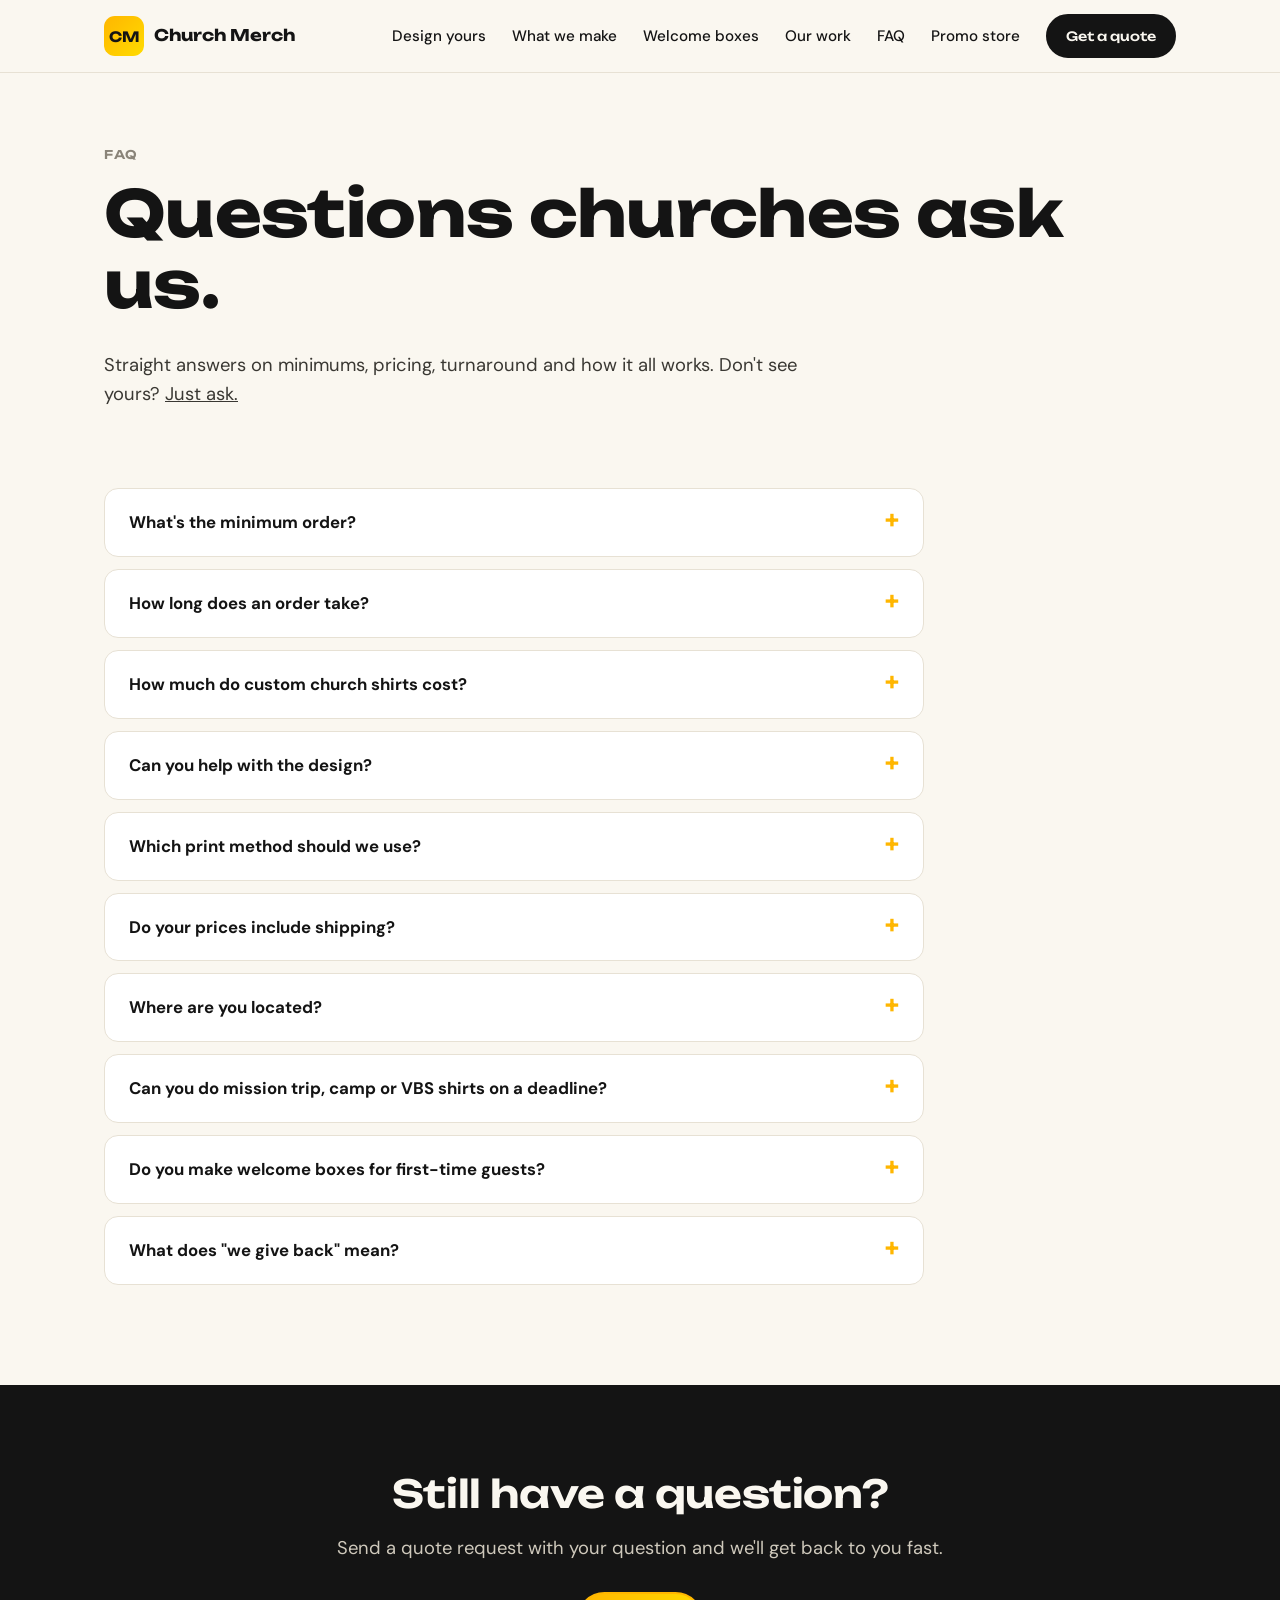
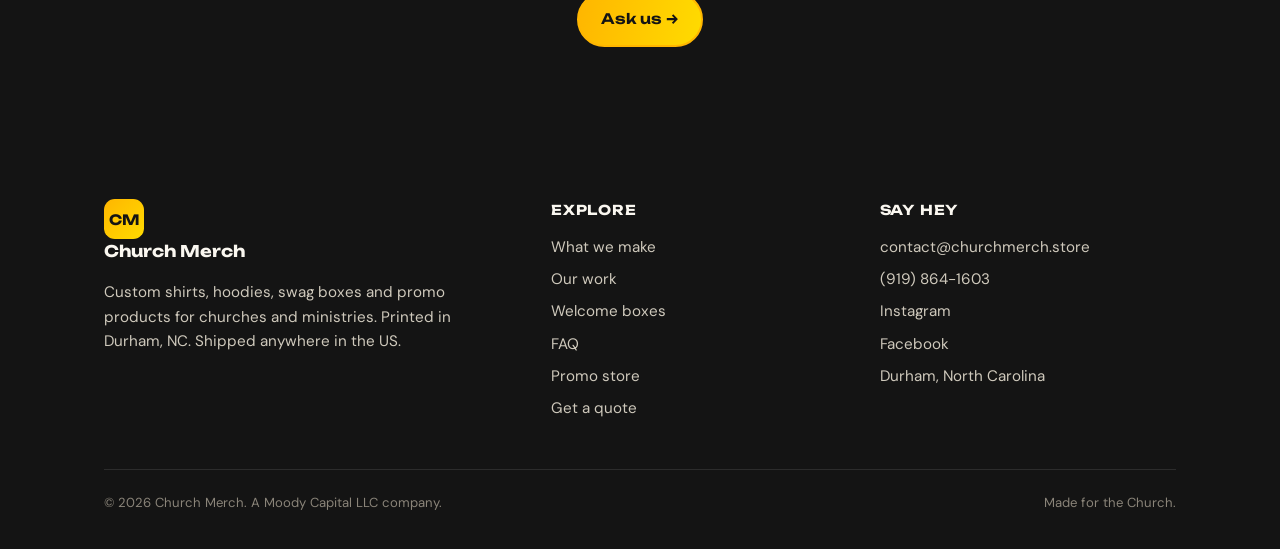
<file: site/faq.html>
<!DOCTYPE html>
<html lang="en">
<head>
<meta charset="utf-8">
<meta name="viewport" content="width=device-width, initial-scale=1">
<title>FAQ: Custom Church Shirts & Merch | Church Merch</title>
<meta name="description" content="Minimums, pricing, turnaround, print methods and shipping for custom church shirts, hoodies, welcome boxes and promo products from Church Merch in Durham, NC.">
<link rel="canonical" href="https://churchmerch.store/faq">
<meta property="og:title" content="FAQ: Custom Church Shirts & Merch | Church Merch">
<meta property="og:description" content="Minimums, pricing, turnaround, print methods and shipping for custom church shirts, hoodies, welcome boxes and promo products from Church Merch in Durham, NC.">
<meta property="og:url" content="https://churchmerch.store/faq">
<meta property="og:type" content="website">
<link rel="icon" href="favicon.svg" type="image/svg+xml">
<link rel="preconnect" href="https://fonts.googleapis.com">
<link rel="preconnect" href="https://fonts.gstatic.com" crossorigin>
<link href="https://fonts.googleapis.com/css2?family=DM+Sans:wght@400;500;700&family=Unbounded:wght@500;600;700&display=swap" rel="stylesheet">
<link rel="stylesheet" href="styles.css">
<script type="application/ld+json">{"@context": "https://schema.org", "@type": "Organization", "@id": "https://churchmerch.store/#org", "name": "Church Merch", "url": "https://churchmerch.store", "logo": "https://churchmerch.store/logo.png", "description": "Custom shirts, hoodies, swag boxes and promo products for churches and ministries. full color printing, screen printing and embroidery from our Durham, NC shop, shipping nationwide.", "address": {"@type": "PostalAddress", "addressLocality": "Durham", "addressRegion": "NC", "addressCountry": "US"}, "areaServed": "United States", "knowsAbout": ["church shirts", "church merchandise", "full color printing", "screen printing", "embroidery", "youth group shirts", "mission trip shirts", "church welcome boxes", "promotional products"], "sameAs": ["https://www.instagram.com/churchmrch", "https://www.facebook.com/churchmrch"], "email": "contact@churchmerch.store", "telephone": "(919) 864-1603"}</script>
<script type="application/ld+json">{"@context": "https://schema.org", "@type": "FAQPage", "mainEntity": [{"@type": "Question", "name": "What's the minimum order?", "acceptedAnswer": {"@type": "Answer", "text": "There isn't one on apparel. Order a handful of shirts or a few hundred. Welcome boxes start at 24, and some promo products have their own minimums, listed right on each product in our promo store."}}, {"@type": "Question", "name": "How long does an order take?", "acceptedAnswer": {"@type": "Answer", "text": "Most orders are ready in 10\u201314 days after you approve the mockup. Have a hard deadline? Tell us up front and we'll tell you straight whether we can hit it."}}, {"@type": "Question", "name": "How much do custom church shirts cost?", "acceptedAnswer": {"@type": "Answer", "text": "It depends on the shirt, the number of colors and how many you order, but most one-color tee orders land between $8 and $12 per shirt. 2XL runs two dollars more and 3XL three dollars more. Tell us what you need and we'll send a real price the same day."}}, {"@type": "Question", "name": "Can you help with the design?", "acceptedAnswer": {"@type": "Answer", "text": "We can help with minor design adjustments, like resizing, recoloring or cleaning up your logo for print. Send us your logo or artwork and we'll send a mockup so you can see exactly what you're getting before anything prints."}}, {"@type": "Question", "name": "Which print method should we use?", "acceptedAnswer": {"@type": "Answer", "text": "Full color printing is great for full-color designs, photos and smaller runs. Screen printing is the best value for bigger orders with a few solid colors. Embroidery is the move for hats, polos, jackets and staff gear that should look sharp for years. Not sure? We'll recommend the right one for your design and budget."}}, {"@type": "Question", "name": "Do your prices include shipping?", "acceptedAnswer": {"@type": "Answer", "text": "On promo products, yes. The price you see includes every setup fee and shipping, period. On apparel, shipping is quoted separately so you see exactly what it costs. We ship with UPS anywhere in the US."}}, {"@type": "Question", "name": "Where are you located?", "acceptedAnswer": {"@type": "Answer", "text": "Our shop is in Durham, North Carolina. We work with churches across the Triangle and ship nationwide."}}, {"@type": "Question", "name": "Can you do mission trip, camp or VBS shirts on a deadline?", "acceptedAnswer": {"@type": "Answer", "text": "Absolutely. That's a big part of what we do. Give us your date and we'll work backward from it. The earlier you reach out, the more options you'll have, but we'll always tell you straight whether we can hit it."}}, {"@type": "Question", "name": "Do you make welcome boxes for first-time guests?", "acceptedAnswer": {"@type": "Answer", "text": "We do. Every item in the box is branded with your church's logo. Pick a tier, choose what goes inside and how you want it delivered in our welcome box builder. Boxes start at 24."}}, {"@type": "Question", "name": "What does \"we give back\" mean?", "acceptedAnswer": {"@type": "Answer", "text": "We believe in biblical tithing. A tenth of what Church Merch earns goes right back into the Church, so every order you place helps more than one ministry."}}]}</script>
</head>
<body>
<header class="site-header"><div class="wrap">
<a class="brand" href="index.html" aria-label="Church Merch home"><svg class="brand-mark" viewBox="0 0 48 48" aria-hidden="true">
<defs><linearGradient id="gh" x1="0" y1="0" x2="1" y2="1"><stop offset="0" stop-color="#FFB600"/><stop offset="1" stop-color="#FFDB00"/></linearGradient></defs>
<rect width="48" height="48" rx="13" fill="url(#gh)"/>
<text x="24" y="31" text-anchor="middle" font-family="Unbounded, sans-serif" font-weight="700" font-size="17" fill="#141414">CM</text></svg><span class="brand-name">Church Merch</span></a>
<button class="nav-toggle" aria-label="Menu" aria-expanded="false" onclick="var n=document.querySelector('.nav');n.classList.toggle('open');this.setAttribute('aria-expanded',n.classList.contains('open'))">&#9776;</button>
<nav class="nav"><a href="order.html">Design yours</a><a href="index.html#make">What we make</a><a href="boxes.html">Welcome boxes</a><a href="work.html">Our work</a><a href="faq.html">FAQ</a><a href="promo.html">Promo store</a><a class="btn btn-ink" href="quote.html">Get a quote</a></nav>
</div></header>
<main>

<section class="page-hero"><div class="wrap">
  <div class="eyebrow">FAQ</div>
  <h1>Questions churches ask us.</h1>
  <p class="lede">Straight answers on minimums, pricing, turnaround and how it all works. Don't see yours? <a href="quote.html">Just ask.</a></p>
</div></section>
<section class="section" style="padding-top:20px"><div class="wrap"><div class="faq-list"><details><summary>What's the minimum order?</summary><div class='answer'><p>There isn't one on apparel. Order a handful of shirts or a few hundred. Welcome boxes start at 24, and some promo products have their own minimums, listed right on each product in our <a href='promo.html'>promo store</a>.</p></div></details><details><summary>How long does an order take?</summary><div class='answer'><p>Most orders are ready in 10–14 days after you approve the mockup. Have a hard deadline? Tell us up front and we'll tell you straight whether we can hit it.</p></div></details><details><summary>How much do custom church shirts cost?</summary><div class='answer'><p>It depends on the shirt, the number of colors and how many you order, but most one-color tee orders land between $8 and $12 per shirt. 2XL runs two dollars more and 3XL three dollars more. Tell us what you need and we'll send a real price the same day.</p></div></details><details><summary>Can you help with the design?</summary><div class='answer'><p>We can help with minor design adjustments, like resizing, recoloring or cleaning up your logo for print. Send us your logo or artwork and we'll send a mockup so you can see exactly what you're getting before anything prints.</p></div></details><details><summary>Which print method should we use?</summary><div class='answer'><p>Full color printing is great for full-color designs, photos and smaller runs. Screen printing is the best value for bigger orders with a few solid colors. Embroidery is the move for hats, polos, jackets and staff gear that should look sharp for years. Not sure? We'll recommend the right one for your design and budget.</p></div></details><details><summary>Do your prices include shipping?</summary><div class='answer'><p>On promo products, yes. The price you see includes every setup fee and shipping, period. On apparel, shipping is quoted separately so you see exactly what it costs. We ship with UPS anywhere in the US.</p></div></details><details><summary>Where are you located?</summary><div class='answer'><p>Our shop is in Durham, North Carolina. We work with churches across the Triangle and ship nationwide.</p></div></details><details><summary>Can you do mission trip, camp or VBS shirts on a deadline?</summary><div class='answer'><p>Absolutely. That's a big part of what we do. Give us your date and we'll work backward from it. The earlier you reach out, the more options you'll have, but we'll always tell you straight whether we can hit it.</p></div></details><details><summary>Do you make welcome boxes for first-time guests?</summary><div class='answer'><p>We do. Every item in the box is branded with your church's logo. Pick a tier, choose what goes inside and how you want it delivered in our <a href='boxes.html'>welcome box builder</a>. Boxes start at 24.</p></div></details><details><summary>What does "we give back" mean?</summary><div class='answer'><p>We believe in biblical tithing. A tenth of what Church Merch earns goes right back into the Church, so every order you place helps more than one ministry.</p></div></details></div></div></section>
<section class="section dark cta-band"><div class="wrap">
  <h2>Still have a question?</h2>
  <p class="lede" style="color:#cfc9bc">Send a quote request with your question and we'll get back to you fast.</p>
  <div class="btn-row"><a class="btn btn-gold" href="quote.html">Ask us &rarr;</a></div>
</div></section>

</main>
<footer class="site-footer"><div class="wrap">
<div class="cols">
<div><a class="brand" href="index.html"><svg class="brand-mark" viewBox="0 0 48 48" aria-hidden="true">
<defs><linearGradient id="gf" x1="0" y1="0" x2="1" y2="1"><stop offset="0" stop-color="#FFB600"/><stop offset="1" stop-color="#FFDB00"/></linearGradient></defs>
<rect width="48" height="48" rx="13" fill="url(#gf)"/>
<text x="24" y="31" text-anchor="middle" font-family="Unbounded, sans-serif" font-weight="700" font-size="17" fill="#141414">CM</text></svg><span class="brand-name">Church Merch</span></a>
<p style="margin-top:16px;max-width:26em">Custom shirts, hoodies, swag boxes and promo products for churches and ministries. Printed in Durham, NC. Shipped anywhere in the US.</p></div>
<div><h4>Explore</h4><a href="index.html#make">What we make</a><a href="work.html">Our work</a><a href="boxes.html">Welcome boxes</a><a href="faq.html">FAQ</a><a href="promo.html">Promo store</a><a href="quote.html">Get a quote</a></div>
<div><h4>Say hey</h4><a href="mailto:contact@churchmerch.store">contact@churchmerch.store</a><a href="tel:+19198641603">(919) 864-1603</a><a href="https://www.instagram.com/churchmrch">Instagram</a><a href="https://www.facebook.com/churchmrch">Facebook</a><span>Durham, North Carolina</span></div>
</div>
<div class="legal"><span>&copy; 2026 Church Merch. A Moody Capital LLC company.</span><span>Made for the Church.</span></div>
</div></footer>
</body>
</html>
</file>
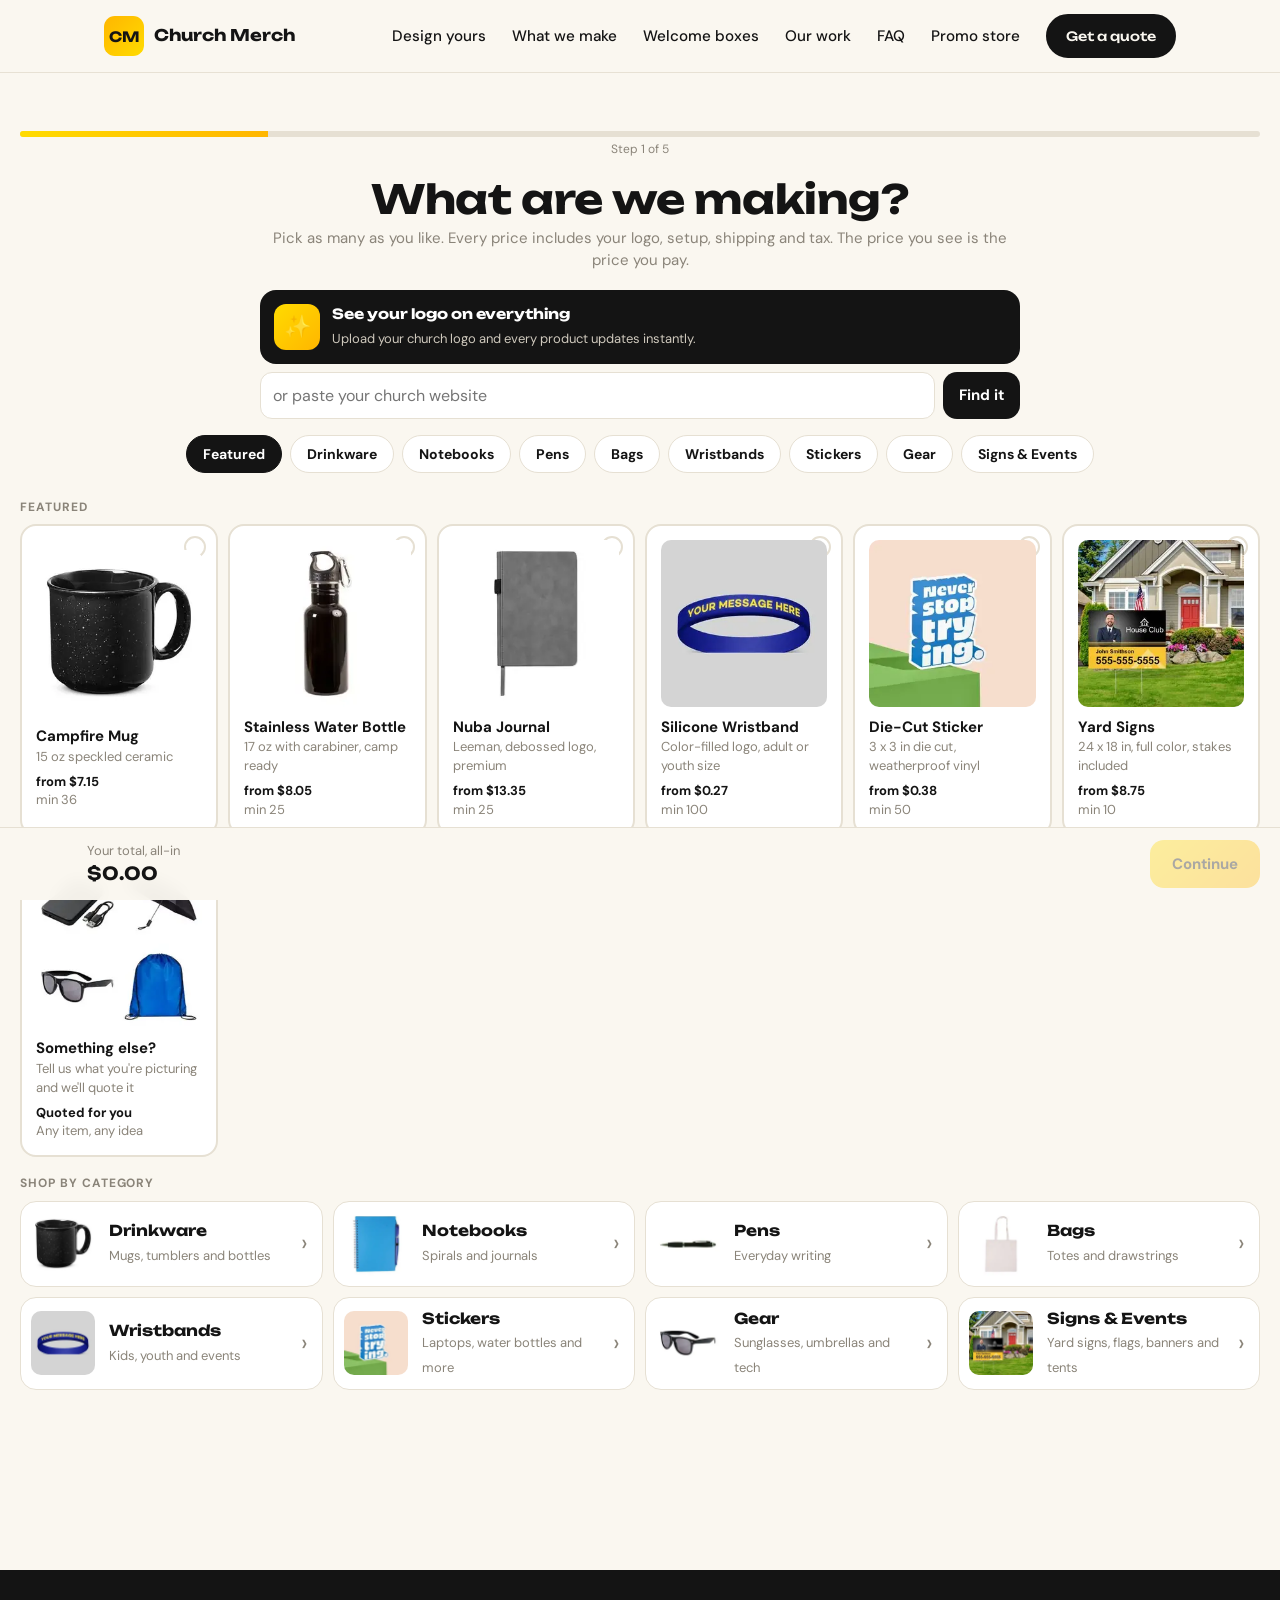
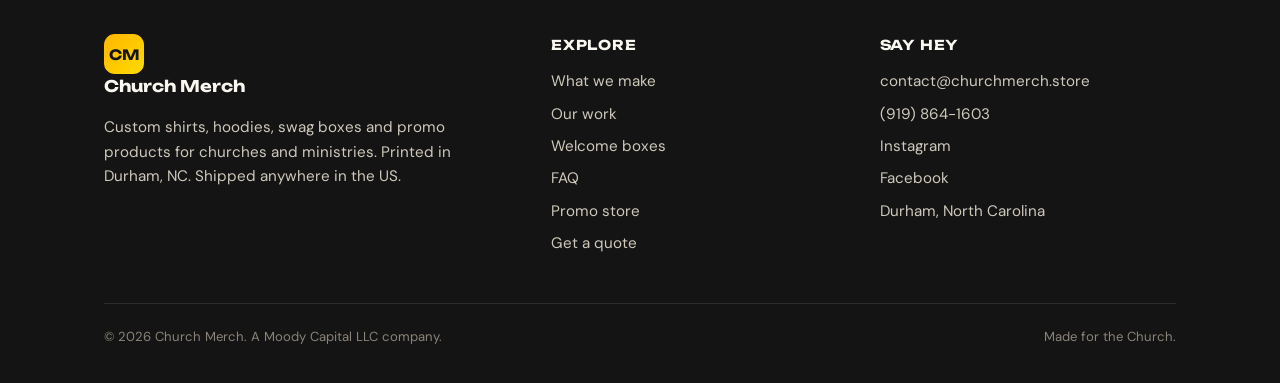
<file: site/promo.html>
<!DOCTYPE html>
<html lang="en">
<head>
<meta charset="utf-8">
<meta name="viewport" content="width=device-width, initial-scale=1">
<title>Church Promo Products: Stickers, Bottles, Banners & More | Church Merch</title>
<meta name="description" content="Custom promo products for churches: stickers, bottles, notebooks, wristbands, banners, tents and more. Every price includes setup and shipping. From Church Merch in Durham, NC.">
<link rel="canonical" href="https://churchmerch.store/promo">
<meta property="og:title" content="Church Promo Products: Stickers, Bottles, Banners & More | Church Merch">
<meta property="og:description" content="Custom promo products for churches: stickers, bottles, notebooks, wristbands, banners, tents and more. Every price includes setup and shipping. From Church Merch in Durham, NC.">
<meta property="og:url" content="https://churchmerch.store/promo">
<meta property="og:type" content="website">
<link rel="icon" href="favicon.svg" type="image/svg+xml">
<link rel="preconnect" href="https://fonts.googleapis.com">
<link rel="preconnect" href="https://fonts.gstatic.com" crossorigin>
<link href="https://fonts.googleapis.com/css2?family=DM+Sans:wght@400;500;700&family=Unbounded:wght@500;600;700&display=swap" rel="stylesheet">
<link rel="stylesheet" href="styles.css">
<script type="application/ld+json">{"@context": "https://schema.org", "@type": "Organization", "@id": "https://churchmerch.store/#org", "name": "Church Merch", "url": "https://churchmerch.store", "logo": "https://churchmerch.store/logo.png", "description": "Custom shirts, hoodies, swag boxes and promo products for churches and ministries. full color printing, screen printing and embroidery from our Durham, NC shop, shipping nationwide.", "address": {"@type": "PostalAddress", "addressLocality": "Durham", "addressRegion": "NC", "addressCountry": "US"}, "areaServed": "United States", "knowsAbout": ["church shirts", "church merchandise", "full color printing", "screen printing", "embroidery", "youth group shirts", "mission trip shirts", "church welcome boxes", "promotional products"], "sameAs": ["https://www.instagram.com/churchmrch", "https://www.facebook.com/churchmrch"], "email": "contact@churchmerch.store", "telephone": "(919) 864-1603"}</script>
</head>
<body>
<header class="site-header"><div class="wrap">
<a class="brand" href="index.html" aria-label="Church Merch home"><svg class="brand-mark" viewBox="0 0 48 48" aria-hidden="true">
<defs><linearGradient id="gh" x1="0" y1="0" x2="1" y2="1"><stop offset="0" stop-color="#FFB600"/><stop offset="1" stop-color="#FFDB00"/></linearGradient></defs>
<rect width="48" height="48" rx="13" fill="url(#gh)"/>
<text x="24" y="31" text-anchor="middle" font-family="Unbounded, sans-serif" font-weight="700" font-size="17" fill="#141414">CM</text></svg><span class="brand-name">Church Merch</span></a>
<button class="nav-toggle" aria-label="Menu" aria-expanded="false" onclick="var n=document.querySelector('.nav');n.classList.toggle('open');this.setAttribute('aria-expanded',n.classList.contains('open'))">&#9776;</button>
<nav class="nav"><a href="order.html">Design yours</a><a href="index.html#make">What we make</a><a href="boxes.html">Welcome boxes</a><a href="work.html">Our work</a><a href="faq.html">FAQ</a><a href="promo.html">Promo store</a><a class="btn btn-ink" href="quote.html">Get a quote</a></nav>
</div></header>
<main>
<section style="padding:24px 0 40px"><!-- Church Merch Promo Order app: paste into a Squarespace Code Block (HTML mode). -->
<link rel="preconnect" href="https://fonts.googleapis.com">
<link rel="preconnect" href="https://fonts.gstatic.com" crossorigin>
<link href="https://fonts.googleapis.com/css2?family=DM+Sans:wght@400;500;700&family=Unbounded:wght@500;700&display=swap" rel="stylesheet">
<style>
  .cmp{--gold:#FFB600;--halo:#FFDB00;--ink:#141414;--bone:#FAF7F0;--stone:#8A8479;--line:#E6E0D3;--card:#fff;
    font-family:"DM Sans",system-ui,sans-serif;color:var(--ink);background:var(--bone);max-width:640px;margin:0 auto;padding:20px 16px 120px;box-sizing:border-box;line-height:1.45}
  .cmp *{box-sizing:border-box}
  .cmp h1,.cmp h2,.cmp h3{font-family:"Unbounded",sans-serif;letter-spacing:-.01em;margin:0}
  .cmp h1{font-size:26px;line-height:1.15}
  .cmp h2{font-size:20px;margin-bottom:4px}
  .cmp h3{font-size:14px}
  .cmp .sub{color:var(--stone);margin:6px 0 18px;font-size:15px}
  .cmp .brand{display:flex;align-items:center;gap:10px;margin-bottom:14px}
  .cmp .mark{width:38px;height:38px;border-radius:10px;background:linear-gradient(135deg,var(--halo),var(--gold));display:grid;place-items:center;font-family:"Unbounded",sans-serif;font-weight:700;font-size:14px}
  .cmp .brand .logo{height:34px;width:auto;display:block}
  .cmp .brand small{font-weight:700;font-size:13px;letter-spacing:.02em}
  .cmp .progress{height:6px;background:var(--line);border-radius:6px;overflow:hidden;margin:6px 0 4px}
  .cmp .progress i{display:block;height:100%;background:linear-gradient(90deg,var(--halo),var(--gold));transition:width .3s}
  .cmp .steplbl{font-size:12px;color:var(--stone);margin-bottom:18px}
  .cmp .screen{display:none}.cmp .screen.on{display:block;animation:cmpin .25s ease}
  @keyframes cmpin{from{opacity:0;transform:translateY(6px)}to{opacity:1;transform:none}}
  .cmp .group{font-size:12px;font-weight:700;letter-spacing:.08em;text-transform:uppercase;color:var(--stone);margin:18px 0 8px}
  .cmp .grid{display:grid;grid-template-columns:1fr 1fr;gap:10px}
  .cmp .pick{background:var(--card);border:2px solid var(--line);border-radius:16px;padding:14px;cursor:pointer;position:relative;transition:border-color .15s,transform .1s;text-align:left;font:inherit;color:inherit}
  .cmp .pick:active{transform:scale(.98)}
  .cmp .pick.sel{border-color:var(--gold);box-shadow:0 0 0 3px rgba(255,182,0,.18)}
  .cmp .pick .pimg{display:block;width:100%;aspect-ratio:1;object-fit:contain;background:#fff;border-radius:10px;margin-bottom:10px}
  .cmp .tabs{display:flex;gap:8px;overflow-x:auto;margin:0 -16px 4px;padding:2px 16px 8px;scrollbar-width:none;position:sticky;top:0;background:var(--bone);z-index:2}
  .cmp .tabs::-webkit-scrollbar{display:none}
  .cmp .tab{flex:none;border:1px solid var(--line);background:#fff;border-radius:999px;padding:9px 16px;font:700 14px "DM Sans",sans-serif;cursor:pointer;color:var(--ink)}
  .cmp .tab.on{background:var(--ink);color:#fff;border-color:var(--ink)}
  .cmp .tab i{font-style:normal;background:var(--gold);color:var(--ink);border-radius:999px;padding:1px 7px;margin-left:4px;font-size:12px}
  .cmp .cats{display:grid;gap:10px}
  .cmp .catcard{display:flex;align-items:center;gap:14px;background:#fff;border:1px solid var(--line);border-radius:16px;padding:10px 14px 10px 10px;cursor:pointer;text-align:left;font:inherit;color:inherit}
  .cmp .catcard img{width:64px;height:64px;object-fit:contain;border-radius:10px}
  .cmp .catcard div{flex:1}.cmp .catcard b{display:block;font-family:"Unbounded",sans-serif;font-size:15px}
  .cmp .catcard span{font-size:13px;color:var(--stone)}.cmp .catcard em{font-style:normal;font-size:24px;color:var(--stone)}
  .cmp .sizes{display:grid;grid-template-columns:repeat(4,1fr);gap:8px;margin-top:12px}
  .cmp .sizes label{display:flex;flex-direction:column;gap:4px;font-size:13px;font-weight:700;text-align:center}
  .cmp .sizes i{font-style:normal;font-weight:400;color:var(--stone);margin-left:3px;font-size:11px}
  .cmp .sizes input{width:100%;height:42px;border:1px solid var(--line);border-radius:10px;text-align:center;font:700 16px "DM Sans",sans-serif}
  .cmp .mk{position:relative;display:block;overflow:hidden;border-radius:10px;background:#fff}
  .cmp .pick .mk{margin-bottom:10px}
  .cmp .mk>img.base{display:block;width:100%;aspect-ratio:1;object-fit:contain}
  .cmp .mk .cv{position:absolute}
  .cmp .mk .lg{position:absolute;object-fit:contain;pointer-events:none}
  .cmp .lg.white{filter:brightness(0) invert(1);opacity:.95}
  .cmp .lg.deboss{filter:brightness(0) invert(1);opacity:.32}
  .cmp .lg.debossdark{filter:brightness(0);opacity:.4}
  .cmp .lg.color{mix-blend-mode:multiply}
  .cmp .lg.color.lt{mix-blend-mode:normal;filter:brightness(0);opacity:.9}
  .cmp .cand.dark{background:#232323;border-color:#232323}
  .cmp .logobar .lb-ico.dark img{background:#3a3a3a}
  .cmp .thumbmk{width:48px;height:48px;flex:none;border:1px solid var(--line);border-radius:8px}
  .cmp .logobar{display:flex;align-items:center;gap:12px;background:var(--ink);color:#fff;border-radius:16px;padding:14px;margin:4px 0 14px;cursor:pointer}
  .cmp .logobar b{display:block;font-family:"Unbounded",sans-serif;font-size:14px}
  .cmp .logobar span{font-size:13px;color:#cfc9bd}
  .cmp .logobar .lb-ico{width:46px;height:46px;border-radius:12px;background:linear-gradient(135deg,var(--halo),var(--gold));display:grid;place-items:center;font-size:22px;flex:none;overflow:hidden}
  .cmp .logobar .lb-ico img{width:100%;height:100%;object-fit:contain;background:#fff}
  .cmp .webrow{display:flex;gap:8px;margin:-6px 0 14px}
  .cmp .webrow input{flex:1;min-width:0}
  .cmp .webrow button{flex:none;padding:12px 16px}
  .cmp .cands{display:grid;grid-template-columns:repeat(3,1fr);gap:8px;margin:-4px 0 14px}
  .cmp .cand{border:2px solid var(--line);border-radius:12px;background:#fff;padding:8px;cursor:pointer;aspect-ratio:1.4;display:grid;place-items:center}
  .cmp .cand img,.cmp .cand canvas{width:100%;height:100%;min-height:0;object-fit:contain;display:block}
  .cmp .cand{overflow:hidden;min-width:0}
  .cmp .cand:hover{border-color:var(--gold)}
  .cmp .msg{font-size:13px;color:var(--stone);margin:-6px 0 12px}
  .cmp .swatches{display:flex;gap:6px;align-items:center;font-size:13px;color:var(--stone);margin:-6px 0 14px}
  .cmp .swatches i{width:22px;height:22px;border-radius:6px;border:1px solid var(--line);display:inline-block}
  .cmp .designs{display:grid;grid-template-columns:repeat(2,1fr);gap:8px;margin-top:12px}
  .cmp .design{border:2px solid var(--line);border-radius:10px;padding:0;background:#fff;cursor:pointer;overflow:hidden}
  .cmp .design.sel{border-color:var(--gold);box-shadow:0 0 0 3px rgba(255,182,0,.2)}
  .cmp .design canvas{display:block;width:100%;height:auto}
  .cmp .dlabel{font-size:13px;font-weight:700;margin-top:14px}
  .cmp .banner-msg{background:#FFF6D9;border-radius:12px;padding:10px 12px;font-size:14px;margin-bottom:12px}
  .cmp .share{display:grid;gap:10px;margin-top:14px}
  .cmp .share a,.cmp .share button{display:block;text-align:center;text-decoration:none}
  .cmp .linkbox{word-break:break-all;font-size:12px;background:#fff;border:1px solid var(--line);border-radius:10px;padding:10px;color:var(--stone)}
  .cmp .btn2{border:1px solid var(--ink);background:#fff;color:var(--ink);border-radius:14px;padding:13px 18px;font:700 15px "DM Sans",sans-serif;cursor:pointer;width:100%;margin-top:12px}
  .cmp .ih{display:flex;align-items:center;gap:10px}
  .cmp .thumb{width:48px;height:48px;object-fit:contain;border-radius:8px;background:#fff;border:1px solid var(--line)}
  .cmp .pick b{display:block;font-size:15px}
  .cmp .pick span{display:block;font-size:13px;color:var(--stone)}
  .cmp .pick .from{margin-top:6px;color:var(--ink);font-weight:700}
  .cmp .pick .chk{position:absolute;top:10px;right:10px;width:22px;height:22px;border-radius:50%;border:2px solid var(--line);display:grid;place-items:center;font-size:13px;color:var(--ink)}
  .cmp .pick.sel .chk{background:var(--gold);border-color:var(--gold)}
  .cmp .item{background:var(--card);border:1px solid var(--line);border-radius:16px;padding:16px;margin-bottom:12px}
  .cmp .item-h{display:flex;justify-content:space-between;align-items:baseline;gap:8px}
  .cmp .item-h .each{font-weight:700;white-space:nowrap}
  .cmp .row{display:flex;align-items:center;gap:12px;margin-top:12px;flex-wrap:wrap}
  .cmp .stepper{display:flex;align-items:center;border:1px solid var(--line);border-radius:12px;overflow:hidden}
  .cmp .stepper button{width:40px;height:42px;border:0;background:#F3EEE3;font-size:20px;cursor:pointer;color:var(--ink)}
  .cmp .stepper input{width:72px;height:42px;border:0;text-align:center;font:700 16px "DM Sans",sans-serif;-moz-appearance:textfield}
  .cmp .stepper input::-webkit-outer-spin-button,.cmp .stepper input::-webkit-inner-spin-button{-webkit-appearance:none}
  .cmp .chips{display:flex;gap:6px;flex-wrap:wrap}
  .cmp .chip{border:1px solid var(--line);background:#fff;border-radius:999px;padding:7px 12px;font:500 13px "DM Sans",sans-serif;cursor:pointer;color:var(--ink)}
  .cmp .chip.sel{background:var(--ink);color:#fff;border-color:var(--ink)}
  .cmp .nudge{margin-top:10px;font-size:13px;background:#FFF6D9;border-radius:10px;padding:8px 10px}
  .cmp .nudge button{border:0;background:none;font:700 13px "DM Sans",sans-serif;text-decoration:underline;cursor:pointer;padding:0;color:var(--ink)}
  .cmp .warn{margin-top:10px;font-size:13px;color:#A33}
  .cmp .tiers{font-size:12px;color:var(--stone);margin-top:8px}
  .cmp .addon{display:flex;gap:8px;align-items:center;font-size:14px;margin-top:10px;cursor:pointer}
  .cmp .addon input{width:18px;height:18px;accent-color:var(--ink)}
  .cmp .line-total{margin-top:10px;font-size:14px;text-align:right}
  .cmp label.f{display:block;font-weight:700;font-size:14px;margin:14px 0 6px}
  .cmp label.f em{font-weight:400;color:var(--stone);font-style:normal}
  .cmp input.t,.cmp textarea,.cmp select{width:100%;border:1px solid var(--line);border-radius:12px;padding:12px;font:16px "DM Sans",sans-serif;background:#fff;color:var(--ink)}
  .cmp textarea{min-height:84px;resize:vertical}
  .cmp .two{display:grid;grid-template-columns:1fr 1fr;gap:10px}
  .cmp .drop{border:2px dashed var(--line);border-radius:16px;padding:22px;text-align:center;background:#fff;cursor:pointer}
  .cmp .drop.has{border-color:var(--gold)}
  .cmp .drop small{display:block;color:var(--stone);margin-top:4px}
  .cmp .seg{display:grid;grid-template-columns:1fr 1fr;gap:10px}
  .cmp .summary{background:var(--card);border:1px solid var(--line);border-radius:16px;padding:16px}
  .cmp .sline{display:flex;justify-content:space-between;gap:10px;padding:8px 0;border-bottom:1px solid #F0EBDF;font-size:14px}
  .cmp .sline:last-child{border-bottom:0}
  .cmp .sline .muted{color:var(--stone);font-size:13px}
  .cmp .grand{display:flex;justify-content:space-between;font-family:"Unbounded",sans-serif;font-size:18px;margin-top:12px}
  .cmp .note{font-size:13px;color:var(--stone);margin-top:12px}
  .cmp .bar{position:fixed;left:0;right:0;bottom:0;background:rgba(250,247,240,.96);backdrop-filter:blur(8px);border-top:1px solid var(--line);padding:12px 16px calc(12px + env(safe-area-inset-bottom))}
  .cmp .bar-in{max-width:640px;margin:0 auto;display:flex;align-items:center;gap:10px}
  .cmp .bar .tot{flex:1;font-size:13px;color:var(--stone)}
  .cmp .bar .tot b{display:block;font-family:"Unbounded",sans-serif;font-size:18px;color:var(--ink)}
  .cmp .btn{border:0;border-radius:14px;padding:14px 22px;font:700 15px "DM Sans",sans-serif;cursor:pointer;background:var(--ink);color:#fff}
  .cmp .btn.gold{background:linear-gradient(135deg,var(--halo),var(--gold));color:var(--ink)}
  .cmp .btn.ghost{background:transparent;color:var(--ink);padding:14px 10px}
  .cmp .btn:disabled{opacity:.35;cursor:not-allowed}
  .cmp .done{text-align:center;padding:40px 10px}
  .cmp .done .big{font-size:54px}
  .cmp .err{color:#A33;font-size:13px;margin-top:6px;display:none}

  /* full-page layout */
  html,body{overflow-x:hidden}
  .cmp{max-width:none!important;width:100vw;margin-left:calc(50% - 50vw)!important;margin-right:0;padding:28px max(16px,calc((100vw - 1240px)/2)) 140px!important;min-height:100vh}
  .cmp .grid{grid-template-columns:repeat(auto-fill,minmax(170px,1fr))}
  .cmp .cats{grid-template-columns:repeat(auto-fill,minmax(280px,1fr))}
  .cmp .tabs{margin:0 0 4px;padding:2px 0 8px}
  .cmp .bar-in{max-width:1240px}
  .cmp #items{display:grid;grid-template-columns:repeat(auto-fill,minmax(340px,1fr));gap:12px;align-items:start}
  .cmp #items .item{margin-bottom:0}
  .cmp #items .banner-msg{grid-column:1/-1}
  .cmp .screen[data-step="3"],.cmp .screen[data-step="4"],.cmp .screen[data-step="5"],.cmp .screen[data-step="7"],.cmp .screen[data-step="8"]{max-width:760px}
  .cmp .webrow,.cmp .logobar,.cmp .msg,.cmp .cands,.cmp .swatches{max-width:760px}
  @media (min-width:900px){.cmp h1{font-size:40px}.cmp .designs{grid-template-columns:repeat(3,1fr)}}
  @media (max-width:420px){.cmp #items{grid-template-columns:1fr}.cmp .grid{grid-template-columns:1fr 1fr}}

  /* centered header */
  .cmp .brand{justify-content:center}
  .cmp .steplbl{text-align:center}
  .cmp .screen[data-step="1"]>h1,.cmp .screen[data-step="1"]>.sub{text-align:center}
  .cmp .screen[data-step="1"]>.sub{max-width:760px;margin-left:auto;margin-right:auto}
  .cmp .logobar,.cmp .webrow,.cmp .msg,.cmp .cands,.cmp .swatches{margin-left:auto!important;margin-right:auto!important}
  .cmp .msg{text-align:center}
  .cmp .swatches{justify-content:center}
  @media (min-width:900px){.cmp .tabs{justify-content:center;flex-wrap:wrap;overflow:visible}}
  .cmp .brand{display:none!important}
</style>
<style>.cmp{background:#FAF7F0}</style>
<div class="cmp" id="cmp">
  <div class="brand"><img class="logo" src="[data-uri]" alt="Church Merch"><small>CHURCH MERCH</small></div>
  <div class="progress"><i id="prog" style="width:20%"></i></div>
  <div class="steplbl" id="steplbl">Step 1 of 5</div>

  <!-- 1 PICK -->
  <section class="screen on" data-step="1">
    <h1>What are we making?</h1>
    <p class="sub">Pick as many as you like. Every price includes your logo, setup, shipping and tax. The price you see is the price you pay.</p>
    <div class="logobar" id="logobar"><div class="lb-ico" id="lbIco">✨</div><div><b id="lbT">See your logo on everything</b><span id="lbS">Upload your church logo and every product updates instantly.</span></div></div>
    <input type="file" id="logoQuick" accept="image/*" hidden>
    <div class="webrow"><input class="t" id="site" placeholder="or paste your church website" inputmode="url" autocomplete="url"><button type="button" class="btn" id="findLogo">Find it</button></div>
    <div class="msg" id="siteMsg" style="display:none"></div>
    <div class="cands" id="cands" style="display:none"></div>
    <div class="swatches" id="swatches" style="display:none"></div>
    <div id="pickers"></div>
  </section>

  <!-- 2 CUSTOMIZE -->
  <section class="screen" data-step="2">
    <h2>How many?</h2>
    <p class="sub">Order more and the price per item goes down. Prices include setup, shipping and tax.</p>
    <div id="items"></div>
  </section>

  <!-- 3 BRANDING -->
  <section class="screen" data-step="3">
    <h2>Your logo</h2>
    <p class="sub">Upload what you have. If it isn't print-ready, we'll clean it up for free.</p>
    <div class="drop" id="drop">
      <div style="font-size:28px">⬆️</div>
      <b id="dropTxt">Tap to upload your logo</b>
      <small>PNG, PDF, AI, SVG or JPG</small>
      <input type="file" id="logo" accept="image/*,.pdf,.ai,.eps,.svg" multiple hidden>
    </div>
    <label class="f">Imprint colors <em>(optional)</em></label>
    <input class="t" id="colors" placeholder="e.g. white logo, or match our gold #C9A227">
    <label class="f">Anything else about the design? <em>(optional)</em></label>
    <textarea id="designNotes" placeholder="Add a verse, a website, a different logo on the pens…"></textarea>
  </section>

  <!-- 4 DETAILS -->
  <section class="screen" data-step="4">
    <h2>Who's this for?</h2>
    <p class="sub">So we know where to send your mockup and invoice.</p>
    <label class="f">Church or organization</label><input class="t" id="org" autocomplete="organization">
    <label class="f">Your name</label><input class="t" id="name" autocomplete="name">
    <div class="two">
      <div><label class="f">Email</label><input class="t" id="email" type="email" autocomplete="email"></div>
      <div><label class="f">Phone</label><input class="t" id="phone" type="tel" autocomplete="tel"></div>
    </div>
    <label class="f">When do you need it?</label>
    <input class="t" id="date" type="date">
    <div class="err" id="dateErr">Most orders take about 3 weeks after you approve the mockup. If your date is sooner, add it anyway and we'll tell you if we can make it.</div>
    <label class="f">Delivery</label>
    <div class="seg">
      <button type="button" class="pick sel" data-del="ship"><b>Ship it</b><span>Shipping included, anywhere in the US</span></button>
      <button type="button" class="pick" data-del="pickup"><b>Pick up</b><span>At our shop in Durham, NC</span></button>
    </div>
    <div id="addrWrap">
      <label class="f">Shipping address</label>
      <input class="t" id="addr" placeholder="Street address" autocomplete="street-address">
      <div class="two" style="margin-top:10px;grid-template-columns:2fr 1fr 1fr">
        <input class="t" id="city" placeholder="City" autocomplete="address-level2">
        <input class="t" id="st" placeholder="State" value="NC" autocomplete="address-level1">
        <input class="t" id="zip" placeholder="ZIP" inputmode="numeric" autocomplete="postal-code">
      </div>
    </div>
    <label class="f">Notes <em>(optional)</em></label>
    <textarea id="notes" style="min-height:60px"></textarea>
  </section>

  <!-- 5 REVIEW -->
  <section class="screen" data-step="5">
    <h2>Look good?</h2>
    <p class="sub">Nothing is charged now. We'll send you a mockup first, then a Square invoice.</p>
    <div class="summary" id="summary"></div>
    <p class="note">This is your final price: setup, shipping and tax are all included. Your Square invoice will match it exactly, and it's due 7 days after you approve your mockup.</p>
    <button type="button" class="btn2" id="askApprove">Send to my pastor or finance team to approve</button>
    <div class="err" id="sendErr">Something went wrong sending your order. Please try again, or email contact@churchmerch.store.</div>
  </section>

  <!-- SHARE FOR APPROVAL -->
  <section class="screen" data-step="7">
    <h2>Send it for approval</h2>
    <p class="sub">We saved your order. Send this link to whoever approves purchases. They can see everything and approve it with one tap, and then we'll send the invoice.</p>
    <div class="summary" id="shareSum"></div>
    <div class="share">
      <div class="linkbox" id="shareLink"></div>
      <button type="button" class="btn gold" id="copyLink">Copy link</button>
      <a class="btn2" id="smsLink" href="#">Text it</a>
      <a class="btn2" id="mailLink" href="#">Email it</a>
    </div>
  </section>

  <!-- APPROVER VIEW -->
  <section class="screen" data-step="8">
    <h2>Approve this order?</h2>
    <p class="sub" id="apvSub"></p>
    <div class="summary" id="apvSum"></div>
    <label class="f">Your name</label><input class="t" id="apvName" autocomplete="name">
    <label class="f">Notes or changes <em>(optional)</em></label><textarea id="apvNotes" style="min-height:60px"></textarea>
    <p class="note">Approving tells Church Merch to send the mockup and Square invoice. Prices include setup, shipping and tax.</p>
  </section>

  <!-- DONE -->
  <section class="screen" data-step="6">
    <div class="done">
      <div class="big">🙌</div>
      <h2 id="doneH">Order received!</h2>
      <p class="sub" id="doneP">Thanks! We'll email your mockup and a Square invoice soon. Reply to that email with any changes.</p>
      <p class="note" id="previewNote" style="display:none">(Preview mode: the order wasn't actually sent. It will send once this app is on your Squarespace site.)</p>
    </div>
  </section>

  <div class="bar" id="bar"><div class="bar-in">
    <button class="btn ghost" id="back" style="visibility:hidden">Back</button>
    <div class="tot"><span id="totLbl">Your total, all-in</span><b id="tot">$0.00</b></div>
    <button class="btn gold" id="next" disabled>Continue</button>
  </div></div>
</div>

<script>
(function(){
/* =========================================================
   PRICES — edit here. Price per item at each quantity break
   ("24: 9.75" means 24+ pieces are $9.75 each).
   Starter prices: confirm against your Prime Line / ESP net
   cost before going live.
   ========================================================= */
var CATS = [
  {id:"drinkware", name:"Drinkware", blurb:"Mugs, tumblers and bottles"},
  {id:"notebooks", name:"Notebooks", blurb:"Spirals and journals"},
  {id:"pens", name:"Pens", blurb:"Everyday writing"},
  {id:"bags", name:"Bags", blurb:"Totes and drawstrings"},
  {id:"lanyards", name:"Wristbands", blurb:"Kids, youth and events"},
  {id:"stickers", name:"Stickers", blurb:"Laptops, water bottles and more"},
  {id:"gear", name:"Gear", blurb:"Sunglasses, umbrellas and tech"},
  {id:"events", name:"Signs & Events", blurb:"Yard signs, flags, banners and tents"}
];
/* Tees: price = blank cost + $6 front only, or + $8 front and back; +$2 sleeve;
   +$2 per 2XL, +$3 per 3XL and up. Blank costs below are estimates: update from S&S. */
var SIZES = ["XS","S","M","L","XL","2XL","3XL","4XL"];
var UPCHARGE = {"2XL":2, "3XL":3, "4XL":3};
var PRODUCTS = [
  {id:"mug", sku:"CM107", cat:"drinkware", featured:true, name:"Campfire Mug", desc:"15 oz speckled ceramic",
   colors:["Black","Gray","Cobalt Blue","Hunter Green"], tiers:{36:13.95, 72:9.45, 144:8.30, 288:7.60, 576:7.15},
   addon:{label: "Print both sides", setup: 60, run: 0.45}},
  {id:"boston", sku:"CM116", cat:"drinkware", name:"Boston Mug + Wood Lid", desc:"16.5 oz stoneware, premium",
   colors:["White","Black","Cobalt Blue"], tiers:{12:33.25, 24:19.80, 72:16.05, 144:15.10, 288:14.65},
   addon:{label: "Print both sides", setup: 60, run: 0.45}},
  {id:"tumbler", sku:"YETI YTR20TUM", cat:"drinkware", name:"YETI Rambler 20 oz", desc:"Laser-engraved YETI, staff favorite",
   colors:["Navy","Black","White","Seafoam"], tiers:{6:80.35, 24:62.15, 48:56.80, 96:54.15}, addon:{label: "Engrave the back too", setup: 60, run: 0.5}},
  {id:"straw", sku:"MG403", cat:"drinkware", name:"20 oz Straw Tumbler", desc:"Vacuum insulated, bamboo lid",
   colors:["Black","Blue","White"], tiers:{12:30.65, 24:17.25, 48:14.40, 144:12.50, 288:12.05},
   addon:{label: "Logo on both sides", setup: 60, run: 0.45}},
  {id:"bottle", sku:"MG901", cat:"drinkware", featured:true, name:"Stainless Water Bottle", desc:"17 oz with carabiner, camp ready",
   colors:["Black","Blue","Red","Purple","Silver"], tiers:{25:17.80, 50:11.35, 150:9.25, 300:8.55, 600:8.05}, addon:{label: "Logo on both sides", setup: 60, run: 0.55}},
  {id:"spiral", sku:"NB108", cat:"notebooks", name:"Spiral Notebook + Pen", desc:"5.75 x 7, pen included",
   colors:["Translucent Blue","Translucent Red","Translucent Orange","Clear"], tiers:{75:7.85, 150:5.70, 300:5.10, 600:4.65}},
  {id:"softjournal", sku:"NB204", cat:"notebooks", name:"Fabric Soft Cover Journal", desc:"5.6 x 8.4, elastic band",
   colors:["Black","Blue"], tiers:{25:18.70, 50:11.45, 150:8.75, 300:8.00}},
  {id:"nuba", sku:"LG102", cat:"notebooks", featured:true, name:"Nuba Journal", desc:"Leeman, debossed logo, premium",
   colors:["Gray","Black","Royal Blue","Teal"], tiers:{25:19.75, 50:16.30, 150:13.95, 300:13.35}},
  {id:"pen", sku:"PL-3928", cat:"pens", name:"Ergo Stylus Pen", desc:"Click pen with stylus tip",
   colors:["Black","Blue","Silver"], tiers:{200:2.45, 400:1.72, 800:1.52, 1200:1.39}},
  {id:"tote", sku:"BG407", cat:"bags", name:"Cotton Tote Bag", desc:"Classic canvas tote",
   colors:["Natural","Black","Navy","Royal Blue"], tiers:{50:8.25, 100:5.05, 300:3.95, 600:3.55},
   addon:{label: "Print both sides", setup: 60, run: 0.65}},
  {id:"drawstring", sku:"BG100", cat:"bags", name:"Drawstring Backpack", desc:"Lightweight, great for kids and camp",
   colors:["Royal Blue","Black","Red","Burgundy"], tiers:{75:5.25, 150:3.10, 300:2.65, 600:2.40}},
  {id:"wristband", sku:"CF984-MS (WBPromotion)", cat:"lanyards", featured:true, name:"Silicone Wristband", desc:"Color-filled logo, adult or youth size",
   colors:["Black","White","Gold","Navy","Red","Royal Blue"], tiers:{100:1.03, 300:0.54, 500:0.41, 1000:0.33, 3000:0.27}},
  {id:"sticker", sku:"Sticker Beat", cat:"stickers", featured:true, name:"Die-Cut Sticker", desc:"3 x 3 in die cut, weatherproof vinyl",
   colors:["Full color (your design)"], tiers:{50:1.44, 100:0.94, 200:0.67, 300:0.56, 500:0.47, 1000:0.38}},
  {id:"sunglasses", sku:"SG150", cat:"gear", name:"Glossy Sunglasses", desc:"Camp, VBS and summer outreach",
   colors:["Black","Navy","Royal Blue","Red","Orange","Clear"], tiers:{50:7.50, 100:4.30, 300:3.30, 600:2.95}},
  {id:"umbrella", sku:"OD201", cat:"gear", name:"Auto-Open Umbrella", desc:"44 in folding, for parking teams",
   colors:["Black","Royal Blue"], tiers:{25:17.45, 75:13.50, 300:11.75}},
  {id:"powerbank", sku:"LG259", cat:"gear", name:"Leather-Look Power Bank", desc:"5000 mAh, debossed logo",
   colors:["Black"], tiers:{20:30.25, 40:25.90, 80:23.70, 120:22.95}},
  {id:"yardsign", sku:"B2Sign Coroplast 24x18 + H-stake", cat:"events", featured:true, name:"Yard Signs", desc:"24 x 18 in, full color, stakes included",
   colors:["Full color (your design)"], tiers:{10:12.55, 25:10.05, 50:9.20, 100:8.75}},
  {id:"flag", sku:"B2Sign Feather Angled Flag Large 14ft, ground stake", cat:"events", name:"Feather Flag", desc:"14 ft, pole and ground stake included",
   colors:["Full color (your design)"], tiers:{1:139.00}},
  {id:"vinylbanner", sku:"B2Sign 13oz Vinyl Banner 3x6, hem + grommets", cat:"events", name:"Outdoor Banner", desc:"3 x 6 ft vinyl, hemmed with grommets",
   colors:["Full color (your design)"], tiers:{1:42.45}},
  {id:"tent", sku:"B2Sign 10ft Event Tent", cat:"events", name:"10 x 10 Canopy Tent", desc:"Full-color canopy, aluminum frame, carry bag",
   colors:["Full color (your design)"], tiers:{1:841.00},
   addon:{label: "Add a full printed back wall", fixed: 312}},
  {id:"tablecloth", sku:"B2Sign Fitted Table Cover", cat:"events", name:"Fitted Table Cover", desc:"6 ft, full color, washable fabric",
   colors:["Open back (3 sided)","Closed back (4 sided)"], tiers:{1:166.00},
   addon:{label: "Upgrade to 8 ft table", fixed: 16}},
  {id:"banner", sku:"B2Sign Standard Retractable 33x81", cat:"events", name:"Retractable Banner", desc:"33 x 81 in, stand and carry case",
   colors:["Full color (your design)"], tiers:{1:131.00},
   addon:{label: "Upgrade to deluxe stand", fixed: 43}},
  {id:"custom", custom:true, cat:"none", name:"Something else?", desc:"Tell us what you're picturing and we'll quote it",
   colors:["-"], tiers:{1:0}}
];
var IMG = {"mug":"[data-uri]","boston":"[data-uri]","tumbler":"[data-uri]","straw":"[data-uri]","tote":"[data-uri]","pen":"[data-uri]","spiral":"[data-uri]","softjournal":"[data-uri]","nuba":"[data-uri]","sunglasses":"[data-uri]","powerbank":"[data-uri]","umbrella":"[data-uri]","bottle":"[data-uri]","drawstring":"[data-uri]","sticker":"[data-uri]","magnet":"[data-uri]","tent":"[data-uri]","tablecloth":"[data-uri]","banner":"[data-uri]","wristband":"[data-uri]","custom":"[data-uri]","yardsign":"[data-uri]","flag":"[data-uri]","vinylbanner":"[data-uri]"};

/* Jotform: order details are sent to "Church Merch Promo Order Form". */
var JOTFORM_ID = "263147234545053";
var F = {
  org:"q2_q2_textbox0", first:"q3_q3_fullname1[first]", last:"q3_q3_fullname1[last]",
  email:"q4_q4_email2", phone:"q5_q5_phone3[full]", product:"q6_q6_dropdown4",
  details:"q7_q7_textbox5", qty:"q8_q8_number6", logo:"q10_q10_fileupload8[]",
  colors:"q11_q11_textarea9", dateM:"q12_q12_datetime10[month]", dateD:"q12_q12_datetime10[day]",
  dateY:"q12_q12_datetime10[year]", delivery:"q13_q13_radio11",
  street:"q14_q14_address12[addr_line1]", city:"q14_q14_address12[city]",
  state:"q14_q14_address12[state]", zip:"q14_q14_address12[postal]", country:"q14_q14_address12[country]",
  notes:"q15_q15_textarea13", summary:"q17_orderSummary", total:"q18_estimatedTotal"
};

var state = {step:1, sel:{}, del:"ship", files:[]};
var $ = function(id){return document.getElementById(id)};
var money = function(n){return "$"+n.toFixed(2).replace(/\B(?=(\d{3})+(?!\d))/g,",")};
function breaks(p){return Object.keys(p.tiers).map(Number).sort(function(a,b){return a-b})}
function minQty(p){return breaks(p)[0]}
function unit(p,q){var b=breaks(p),u=p.tiers[b[0]];b.forEach(function(k){if(q>=k)u=p.tiers[k]});return u}
function nextBreak(p,q){var b=breaks(p);for(var i=0;i<b.length;i++)if(b[i]>q)return b[i];return null}
var MULT=1.45*1.075; /* markup x sales tax: prices are all-in */
function r05(x){return x<2?Math.ceil(x*100-1e-9)/100:Math.ceil(x*20-1e-9)/20}
function addonEach(p,q){if(!p.addon||!q)return 0; if(p.addon.fixed)return p.addon.fixed; return r05((p.addon.setup/q+p.addon.run)*MULT)}
function unitAll(p,s){return unit(p,s.qty)+(s.addon?addonEach(p,s.qty):0)}
function teeUnit(p,s){return p.blank+(s.loc==="fb"?8:6)+(s.sleeve?2:0)}
function teeQty(s){var n=0;for(var k in s.sizes)n+=s.sizes[k]||0;return n}
function teeUp(s){var n=0;for(var k in s.sizes)n+=(s.sizes[k]||0)*(UPCHARGE[k]||0);return n}
function lineTotal(p,s){
  if(p.custom)return 0;
  if(p.apparel)return teeUnit(p,s)*teeQty(s)+teeUp(s);
  if(s.qty<minQty(p))return 0;return Math.round(unitAll(p,s)*s.qty*100)/100}
function total(){var t=0;PRODUCTS.forEach(function(p){if(state.sel[p.id])t+=lineTotal(p,state.sel[p.id])});return t}

/* ---- Logo mockups: print area per product photo (x,y,w,h on a 320px image) ---- */
var MK={
  mug:{a:[70,115,115,95],ink:"white"}, boston:{a:[90,85,105,80],ink:"color"}, tumbler:{a:[108,105,88,80],ink:"white"},
  straw:{a:[128,165,64,56],ink:"white"}, bottle:{a:[128,175,64,60],ink:"white"}, spiral:{a:[80,108,140,105],ink:"color"},
  softjournal:{a:[88,205,100,72],ink:"color"}, nuba:{a:[124,92,96,80],ink:"debossdark"}, pen:{a:[150,152,60,16],ink:"white"},
  tote:{a:[105,175,110,85],ink:"color"}, drawstring:{a:[95,95,135,105],ink:"white"}, sunglasses:{a:[228,138,56,14],ink:"white"},  yardsign:{a:[30,142,132,92],ink:"color",cv:[22,134,148,108,"#fff"]}, 
};
function mk(p,cls){
  var h='<span class="mk '+(cls||'')+'"><img class="base" src="'+IMG[p.id]+'" alt="'+p.name+'">', m=MK[p.id];
  if(p.id==="yardsign"&&state.logoImg&&m&&m.cv){ /* show the real sign design on the yard sign photo */
    var q=function(v){return (v/3.2)+'%'},st='position:absolute;left:'+q(m.cv[0])+';top:'+q(m.cv[1])+';width:'+q(m.cv[2])+';height:'+q(m.cv[3]);
    return h+'<img class="signart" src="'+signThumb()+'" style="'+st+';object-fit:fill;box-shadow:0 2px 6px rgba(0,0,0,.35)" alt=""></span>';
  }
  if(m&&state.logoURL){
    var pc=function(v){return (v/3.2)+'%'};
    if(m.cv)h+='<span class="cv" style="left:'+pc(m.cv[0])+';top:'+pc(m.cv[1])+';width:'+pc(m.cv[2])+';height:'+pc(m.cv[3])+';background:'+m.cv[4]+'"></span>';
    h+='<img class="lg '+m.ink+(state.logoIsLight?' lt':'')+'" src="'+((state.logoKnockURL&&state.logoKnock&&m.ink!=="color")?state.logoKnockURL:state.logoURL)+'" style="left:'+pc(m.a[0])+';top:'+pc(m.a[1])+';width:'+pc(m.a[2])+';height:'+pc(m.a[3])+'" alt="">';
  }
  return h+'</span>';
}
function analyzeLogo(c){ /* full-colour badge logos: build a one-colour knockout (white parts drop out) and note if it's multicolour */
  try{var W=c.width,H=c.height,x=c.getContext("2d"),d=x.getImageData(0,0,W,H),p=d.data,op=0,wh=0,bins={},sat=0;
    for(var k=0;k<p.length;k+=4){if(p[k+3]<128)continue;op++;var r=p[k],g=p[k+1],b=p[k+2],mx=Math.max(r,g,b),mn=Math.min(r,g,b);
      if(mn>205&&mx-mn<40)wh++; else if(mx-mn>60&&mx>60){sat++;var hh=mx===r?((g-b)/(mx-mn)+6)%6:mx===g?(b-r)/(mx-mn)+2:(r-g)/(mx-mn)+4;var bn=Math.floor(hh*2);bins[bn]=(bins[bn]||0)+1}}
    var big=Object.keys(bins).filter(function(q){return bins[q]>op*.06}).length;
    state.logoColorful=big>=2;
    if(!state.logoIsLight&&op&&wh/op>.05){
      var o=document.createElement("canvas");o.width=W;o.height=H;var ox=o.getContext("2d"),od=ox.createImageData(W,H),q=od.data;
      for(k=0;k<p.length;k+=4){var r2=p[k],g2=p[k+1],b2=p[k+2],mn2=Math.min(r2,g2,b2),mx2=Math.max(r2,g2,b2);
        var w=(mn2>170&&mx2-mn2<50)?Math.min(1,(mn2-170)/50):0; q[k]=r2;q[k+1]=g2;q[k+2]=b2;q[k+3]=Math.round(p[k+3]*(1-w))}
      ox.putImageData(od,0,0); state.logoKnock=o; state.logoKnockURL=o.toDataURL("image/png");
    }
  }catch(e){}
}
function setLogo(files){
  state.files=[].slice.call(files||[]);
  var img=state.files.filter(function(f){return /^image\//.test(f.type)})[0];
  try{if(state.logoURL)URL.revokeObjectURL(state.logoURL)}catch(e){}
  state.logoURL=img?URL.createObjectURL(img):null; state.logoImg=null; state.logoIsLight=false; state.logoKnock=null; state.logoColorful=false;
  if(state.logoURL){var li=new Image();li.onload=function(){var c=document.createElement("canvas");c.width=li.naturalWidth;c.height=li.naturalHeight;c.getContext("2d").drawImage(li,0,0);state.logoImg=c;state.logoIsLight=logoLight(c);analyzeLogo(c);$("lbIco").classList.toggle("dark",state.logoIsLight);if(state.step===1)renderPickers();if(state.step===2)renderItems()};li.src=state.logoURL}
  $("drop").classList.toggle("has",state.files.length>0);
  $("dropTxt").textContent=state.files.length?state.files.map(function(f){return f.name}).join(", "):"Tap to upload your logo";
  $("lbIco").innerHTML=state.logoURL?'<img src="'+state.logoURL+'" alt="">':"✨";
  $("lbT").textContent=state.logoURL?"Looking good!":(state.files.length?"Logo received":"See your logo on everything");
  $("lbS").textContent=state.logoURL?"Tap to change your logo. This is the logo we'll use for your order.":(state.files.length?"We'll use this file for your order. Upload a PNG or JPG to preview it on products.":"Upload your church logo and every product updates instantly.");
  if(state.step===1)renderPickers(); if(state.step===2)renderItems();
}
$("logobar").onclick=function(){$("logoQuick").click()};
$("logoQuick").onchange=function(){setLogo(this.files)};

/* ---- Find logo + colors from a church website ---- */
state.brand={colors:[],name:"",site:""};
function siteURL(v){v=(v||"").trim(); if(!v)return ""; if(!/^https?:\/\//i.test(v))v="https://"+v; try{return new URL(v).href}catch(e){return ""}}
function proxied(u,w){return "https://images.weserv.nl/?url="+encodeURIComponent(u.replace(/^https?:\/\//,""))+"&output=png&w="+(w||800)}
function loadImg(src){return new Promise(function(res,rej){var i=new Image();i.crossOrigin="anonymous";i.onload=function(){res(i)};i.onerror=rej;i.src=src})}
function smsg(t){$("siteMsg").style.display=t?"block":"none";$("siteMsg").textContent=t||""}
function cleanLogo(img){ /* trim, make near-white background transparent, pull brand colors */
  var c=document.createElement("canvas"),W=img.naturalWidth,H=img.naturalHeight;c.width=W;c.height=H;var x=c.getContext("2d");x.drawImage(img,0,0);
  var d=x.getImageData(0,0,W,H),p=d.data,minx=W,miny=H,maxx=0,maxy=0,buckets={};
  var hasAlpha=false;for(var t=3;t<p.length;t+=4*Math.max(1,Math.floor(p.length/4/4000)))if(p[t]<200){hasAlpha=true;break}
  var cs=[0,(W-1)*4,(H-1)*W*4,((H-1)*W+W-1)*4].map(function(k){return [p[k],p[k+1],p[k+2]]}),
      cd=function(a,b){return Math.abs(a[0]-b[0])+Math.abs(a[1]-b[1])+Math.abs(a[2]-b[2])},
      same=cs.every(function(c){return cd(c,cs[0])<45}), bgc=[0,1,2].map(function(j){return (cs[0][j]+cs[1][j]+cs[2][j]+cs[3][j])/4});
  if(!same)bgc=[255,255,255];
  if(!hasAlpha){ /* flood-fill the background colour (white or a solid tile) from the edges; parts inside the logo survive */
    var wh=function(k){return Math.abs(p[k]-bgc[0])+Math.abs(p[k+1]-bgc[1])+Math.abs(p[k+2]-bgc[2])<(same?60:51)}, st=[], seen=new Uint8Array(W*H);
    for(var e=0;e<W;e++){st.push(e,(H-1)*W+e)}for(e=0;e<H;e++){st.push(e*W,e*W+W-1)}
    while(st.length){var n=st.pop();if(seen[n])continue;seen[n]=1;var kk=n*4;if(!wh(kk))continue;p[kk+3]=0;var px=n%W;
      if(px>0)st.push(n-1);if(px<W-1)st.push(n+1);if(n>=W)st.push(n-W);if(n<W*(H-1))st.push(n+W)}}
  for(var y=0;y<H;y++)for(var i=0;i<W;i++){var k=(y*W+i)*4,r=p[k],g=p[k+1],b=p[k+2],a=p[k+3];
    if(a>40){if(i<minx)minx=i;if(i>maxx)maxx=i;if(y<miny)miny=y;if(y>maxy)maxy=y;
      var mx=Math.max(r,g,b),mn=Math.min(r,g,b); if(mx-mn>40||mx<70){var key=(r>>5)+","+(g>>5)+","+(b>>5);buckets[key]=(buckets[key]||{n:0,r:0,g:0,b:0});var q=buckets[key];q.n++;q.r+=r;q.g+=g;q.b+=b}}}
  x.putImageData(d,0,0); if(maxx<=minx){minx=0;miny=0;maxx=W-1;maxy=H-1}
  var o=document.createElement("canvas");o.width=maxx-minx+1;o.height=maxy-miny+1;o.getContext("2d").drawImage(c,minx,miny,o.width,o.height,0,0,o.width,o.height);
  var cols=Object.keys(buckets).map(function(k){var q=buckets[k];return {n:q.n,c:"#"+[q.r,q.g,q.b].map(function(v){return ("0"+Math.round(v/q.n).toString(16)).slice(-2)}).join("")}}).sort(function(a,b){return b.n-a.n});
  var picked=[];cols.forEach(function(cc){if(picked.length<3&&picked.every(function(pc){return cdist(pc,cc.c)>80}))picked.push(cc.c)});
  return {canvas:o,colors:picked,photo:!hasAlpha&&!same};
}
function hex2rgb(h){return [parseInt(h.substr(1,2),16),parseInt(h.substr(3,2),16),parseInt(h.substr(5,2),16)]}
function cdist(a,b){a=hex2rgb(a);b=hex2rgb(b);return Math.sqrt(Math.pow(a[0]-b[0],2)+Math.pow(a[1]-b[1],2)+Math.pow(a[2]-b[2],2))}
function lum(h){var c=hex2rgb(h).map(function(v){v/=255;return v<=.03928?v/12.92:Math.pow((v+.055)/1.055,2.4)});return .2126*c[0]+.7152*c[1]+.0722*c[2]}
function findTimes(text){ /* pull Sunday service times out of page text */
  text=(text||"").replace(/\s+/g," "); var out=[],re=/((?:\d{1,2}(?::\d{2})?\s*(?:a\.?m\.?|p\.?m\.?)?\s*(?:,|&|and|\+|\/|\|)\s*)*\d{1,2}(?::\d{2})?\s*(a\.?\s?m\.?|p\.?\s?m\.?)(?![a-z]))/gi,m;
  while((m=re.exec(text))){
    var ctx=text.slice(Math.max(0,m.index-160),m.index+m[0].length+60), after=text.slice(m.index+m[0].length,m.index+m[0].length+4), before=text.slice(Math.max(0,m.index-3),m.index);
    if(/^\s*[-–—]|^\s*to\b/i.test(after)||/[-–—]\s*$/.test(before))continue; /* skip ranges like office hours */
    if(!/sunday|service|worship|gather|celebration|join us|weekend/i.test(ctx)||/office|hours|monday|tuesday|wednesday|thursday|friday|saturday|youth|prayer|bible study|small group/i.test(ctx.slice(0,170)) && !/sunday/i.test(ctx))continue;
    var last=/p/i.test(m[2])?"P":"A";
    m[1].split(/\s*(?:,|&|and|\+|\/|\|)\s*/i).forEach(function(t){var q=/(\d{1,2})(?::(\d{2}))?\s*(a|p)?/i.exec(t);if(!q)return;var h=+q[1],mm=q[2]||"00",ap=q[3]?q[3].toUpperCase():last;
      if(h<1||h>12)return; var h24=(h%12)+(ap==="P"?12:0); if(h24<7||h24>20)return; var k=h+":"+mm+ap; if(out.indexOf(k)<0)out.push(k)});
    if(out.length>=3)break;
  }
  return out.sort(function(a,b){function v(t){var q=/(\d+):(\d+)(A|P)/.exec(t);return ((+q[1])%12+(q[3]==="P"?12:0))*60+(+q[2])}return v(a)-v(b)}).slice(0,3);
}
function timesShort(){var t=state.brand.times||[];if(!t.length)return "";var c=t.map(function(z){return {v:z.slice(0,-1).replace(":00",""),ap:z.slice(-1)+"M"}}),same=c.every(function(o){return o.ap===c[0].ap});
  return same?c.map(function(o){return o.v}).join(" & ")+" "+c[0].ap:c.map(function(o){return o.v+" "+o.ap}).join(" & ")}
function timesFill(str){return (str||"").replace("{timesBig}",(state.brand.times&&state.brand.times.length)?state.brand.times.join(" & "):"10:00A").replace("{times}",timesShort()||"10 AM")}
async function grabTimes(u,doc){
  state.brand.times=findTimes(doc.body?doc.body.innerHTML.replace(/<(script|style)[\s\S]*?<\/\1>/gi," ").replace(/<[^>]+>/g," ").replace(/&amp;/g,"&").replace(/&nbsp;/g," "):"");
  if(state.brand.times.length)return;
  var links=[];[].forEach.call(doc.querySelectorAll("a[href]"),function(a){var h=a.getAttribute("href")||"",t=(a.textContent||"")+" "+h;
    if(/visit|plan|new here|im-new|i'm new|service|times|sunday|location|gather|what to expect/i.test(t)){try{var x=new URL(h,u);if(x.host===new URL(u).host&&links.indexOf(x.href)<0)links.push(x.href)}catch(e){}}});
  for(var i=0;i<Math.min(3,links.length)&&!(state.brand.times&&state.brand.times.length);i++){
    try{var r=await fetch("https://r.jina.ai/"+links[i],{headers:{"X-Return-Format":"text"}});state.brand.times=findTimes(await r.text())}catch(e){}}
}
function churchName(doc,u){
  var C=/church|ministr|fellowship|chapel|parish|cathedral|tabernacle|assembly|baptist|methodist|lutheran|presbyterian|community/i, bad=/^(home|welcome|homepage|index|main|about|about us)$/i, c=[];
  function clean(t){return (t||"").replace(/\s+/g," ").replace(/copyright|©|&copy;|\(c\)|all rights reserved.*$/ig,"").replace(/\b(19|20)\d\d(\s*[-–]\s*(19|20)?\d\d)?\b/g,"").split(/\s[|·•]\s|\.\s|(?<=[a-z])(?=[A-Z][a-z])/)[0].replace(/^[\s,.\-–:]+|[\s,.\-–:]+$/g,"").replace(/[,\s]+(inc|llc|l\.l\.c|ltd|corp|corporation|incorporated|co|nfp|non-?profit)\.?$/i,"").trim()}
  function add(t,sc){t=clean(t);if(t&&t.length>=3&&t.length<=48&&!bad.test(t)&&!/https?:|\.(com|org|net|church)\b/i.test(t))c.push({t:t,sc:sc+(C.test(t)?6:0)+(/\s/.test(t)?2:-3)})}
  [].forEach.call(doc.querySelectorAll('script[type="application/ld+json"]'),function(sc){try{var j=JSON.parse(sc.textContent);[].concat(j["@graph"]||j).forEach(function(o){if(o&&o.name&&/Organization|Church|Place|Business/.test(o["@type"]||""))add(o.name,5)})}catch(e){}});
  var body=doc.body?doc.body.textContent:"", re=/(?:©|&copy;|copyright)\s*(?:(?:19|20)\d\d\s*)?(?:[-–]\s*(?:19|20)?\d\d\s*)?([A-Z][^\n©]{2,60})/gi, m;
  while((m=re.exec(body)))add(m[1],5);
  var og=doc.querySelector('meta[property="og:site_name"]'); if(og)add(og.getAttribute("content"),3);
  var tt=doc.querySelector("title"); if(tt)tt.textContent.split(/\s[|\-–—•:]\s|\|/).forEach(function(t){add(t,2)});
  c.sort(function(a,b){return b.sc-a.sc}); return c.length?c[0].t:"";
}
async function findLogo(){
  var u=siteURL($("site").value); if(!u){smsg("Type your church website, like gracechurch.org");return}
  smsg("Looking at your website…"); $("cands").style.display="none"; $("findLogo").disabled=true;
  try{
    var r=await fetch("https://r.jina.ai/"+u,{headers:{"X-Return-Format":"html"}}); var html=await r.text();
    var doc=new DOMParser().parseFromString(html,"text/html"), seen={}, cands=[];
    function add(src,score){if(!src)return;try{src=new URL(src,u).href}catch(e){return} if((/^data:/.test(src)&&!/^data:image\/svg/.test(src))||seen[src])return;seen[src]=1;cands.push({src:src,score:score})}
    var homeA=function(el){var a=el.closest("a");if(!a)return false;var h=(a.getAttribute("href")||"").replace(/[?#].*$/,"");try{return new URL(h,u).pathname.replace(/\/$/,"")===""}catch(e){return false}};
    var logoBox=function(el){return !!el.closest('[class*=logo],[id*=logo],[class*=Logo],[class*=brand],[class*=site-title],[class*=header-title]')};
    /* Wix and other builders keep the real logo in a data attribute */
    [].forEach.call(doc.querySelectorAll("[data-image-info]"),function(el){try{var j=JSON.parse(el.getAttribute("data-image-info")),d=j.imageData||{},uri=d.uri||"";if(!uri)return;
      if(!/^https?:/.test(uri))uri="https://static.wixstatic.com/media/"+uri;var sc=(/logo/i.test(d.name||"")?10:0)+(logoBox(el)?10:0)+(homeA(el)?6:0)+(el.closest("header")?4:0);if(sc>=6)add(uri,sc+4)}catch(e){}});
    /* inline SVG logos */
    [].forEach.call(doc.querySelectorAll("header svg, [class*=logo] svg, [id*=logo] svg, a svg"),function(sv){var sc=(logoBox(sv)?12:0)+(homeA(sv)?8:0);if(sc<8||!sv.querySelector("path,polygon,rect,circle,ellipse,text,use,image,g *"))return;
      var vb=(sv.getAttribute("viewBox")||"").split(/[\s,]+/).map(Number),w=+sv.getAttribute("width")||vb[2]||0,h=+sv.getAttribute("height")||vb[3]||0;if(w&&h&&(w<24||h<24))return;
      var c=sv.cloneNode(true);c.setAttribute("xmlns","http://www.w3.org/2000/svg");if(vb.length===4){c.setAttribute("width",vb[2]*4);c.setAttribute("height",vb[3]*4)}
      add("data:image/svg+xml;charset=utf-8,"+encodeURIComponent(c.outerHTML),sc)});
    /* background-image logos */
    [].forEach.call(doc.querySelectorAll("[class*=logo][style*=background],[id*=logo][style*=background]"),function(el){var m=/url\(["']?([^"')]+)/.exec(el.getAttribute("style")||"");if(m)add(m[1],12)});
    [].forEach.call(doc.querySelectorAll("img"),function(im){var t=((im.getAttribute("src")||"")+" "+(im.alt||"")+" "+(im.className||"")+" "+(im.id||"")+" "+((im.closest("header,nav,[class*=header],[class*=logo]")||{}).className||"")).toLowerCase();
      var sc=(/logo/.test(t)?10:0)+(im.closest("header,nav")?4:0)+(/\.svg/.test(t)?2:0)+(homeA(im)?6:0)+(logoBox(im)?4:0);
      var src=im.getAttribute("src")||im.getAttribute("data-src")||im.getAttribute("data-image")||""; var ss=im.getAttribute("srcset")||im.getAttribute("data-srcset");
      if(ss&&(!src||/^data:/.test(src))){var best=ss.split(",").map(function(z){z=z.trim().split(/\s+/);return {u:z[0],w:parseInt(z[1])||0}}).sort(function(a,b){return b.w-a.w})[0];if(best&&best.u)src=best.u}
      if(sc>0&&src)add(src,sc)});
    [].forEach.call(doc.querySelectorAll('link[rel*="icon"]'),function(l){var sz=parseInt((l.getAttribute("sizes")||"0").split("x")[0])||0;add(l.getAttribute("href"),sz>=150?6:(sz>=64?3:1))});
    var og=doc.querySelector('meta[property="og:image"]'); if(og)add(og.getAttribute("content"),1);
    state.brand.name=churchName(doc,u);
    state.brand.site=u.replace(/^https?:\/\/(www\.)?/,"").replace(/\/$/,"");
    var tp=grabTimes(u,doc).catch(function(){});
    cands.sort(function(a,b){return b.score-a.score}); cands=cands.slice(0,6);
    var ok=[]; for(var i=0;i<cands.length;i++){try{var im=await loadImg(/^data:/.test(cands[i].src)?cands[i].src:proxied(cands[i].src)); if(im.naturalWidth>=40)ok.push({im:im,src:cands[i].src})}catch(e){}}
    await Promise.race([tp,new Promise(function(r){setTimeout(r,6000)})]);
    if(!ok.length){smsg("We couldn't find a logo on that site. Tap the button above to upload one instead.");return}
    $("cands").innerHTML=""; ok.forEach(function(o){o.c=cleanLogo(o.im)}); var nophoto=ok.filter(function(o){return !o.c.photo}); if(nophoto.length)ok=nophoto;
    ok.slice(0,3).forEach(function(o){var b=document.createElement("button");b.type="button";b.className="cand";var c=o.c;b.appendChild(c.canvas);if(logoLight(c.canvas))b.classList.add("dark");
      b.onclick=function(){useLogo(c,o.src)}; $("cands").appendChild(b)});
    $("cands").style.display="grid"; smsg("Which one is your logo? Tap it.");
    if(state.brand.name&&(!$("org").value||$("org").value===state.autoOrg)){$("org").value=state.brand.name;state.autoOrg=state.brand.name}
  }catch(e){smsg("We couldn't reach that website. Tap the button above to upload your logo instead.")}
  finally{$("findLogo").disabled=false}
}
function useLogo(c,src){
  c.canvas.toBlob(function(blob){
    var f=new File([blob],(state.brand.site||"church")+"-logo.png",{type:"image/png"});
    state.brand.colors=c.colors; state.brand.logoSrc=src; setLogo([f]);
    $("cands").style.display="none"; smsg("");
    $("swatches").innerHTML="Your colors: "+(c.colors.length?c.colors.map(function(h){return '<i style="background:'+h+'"></i>'}).join(""):"we'll match them on your mockup");
    $("swatches").style.display="flex"; if(!$("colors").value&&c.colors.length)$("colors").value="Brand colors: "+c.colors.join(", ");
  },"image/png");
}
$("findLogo").onclick=findLogo; $("site").addEventListener("keydown",function(e){if(e.key==="Enter")findLogo()});

/* ---- Yard sign designer ---- */
var PRESETS=[
  {k:"sunday",l:"This Sunday",h:"JOIN US",h2:"THIS SUNDAY",s:"{timesBig}"},
  {k:"easter",l:"Easter",h:"EASTER AT",h2:"{name}",s:"Sunday {times}"},
  {k:"christmas",l:"Christmas Eve",h:"CHRISTMAS EVE AT",h2:"{name}",s:"Candlelight services 4 & 6 PM"},
  {k:"welcome",l:"Welcome",h:"YOU BELONG",h2:"HERE",s:"Sundays at {times}"},
  {k:"vbs",l:"VBS",h:"VBS IS",h2:"COMING!",s:"June 15-19 · Register online"},
  {k:"parking",l:"Parking",h:"GUEST",h2:"PARKING →",s:"We're glad you're here"}];
var TPLS=["classic","bold","clean","split"];
function wrapFit(x,t,maxW,size,font){var s=size;x.font=font.replace("{s}",s);while(x.measureText(t).width>maxW&&s>12){s-=2;x.font=font.replace("{s}",s)}return s}
function logoOn(dark){ /* logo canvas, white version on dark */
  if(!state.logoImg)return null; if(!dark&&!state.logoIsLight)return state.logoImg; var col=dark?"#fff":"#141414";
  var src0=state.logoKnock||state.logoImg,c=document.createElement("canvas");c.width=src0.width;c.height=src0.height;var x=c.getContext("2d");x.drawImage(src0,0,0);x.globalCompositeOperation="source-in";x.fillStyle=col;x.fillRect(0,0,c.width,c.height);return c}
function drawSign(cv,d,scale){
  var W=1200*scale,H=900*scale; cv.width=W;cv.height=H; var x=cv.getContext("2d");
  var c1=(state.brand.colors[0])||"#141414", c2=(state.brand.colors[1])||"#FFB600";
  var dark1=lum(c1)<.45, t1=dark1?"#fff":"#141414";
  var name=(d.h2||"").replace("{name}",($("org").value||state.brand.name||"YOUR CHURCH").toUpperCase());
  var H1="800 {s}px Unbounded, sans-serif", B="700 {s}px 'DM Sans', sans-serif";
  function T(t,cx,y,size,font,col,maxW){x.fillStyle=col;x.textAlign="center";x.textBaseline="alphabetic";wrapFit(x,t,maxW,size,font);x.fillText(t,cx,y)}
  function L(img,cx,cy,mw,mh){if(!img)return;var r=Math.min(mw/img.width,mh/img.height);x.drawImage(img,cx-img.width*r/2,cy-img.height*r/2,img.width*r,img.height*r)}
  var S=scale; d=Object.assign({},d,{s:timesFill(d.s)});
  if(d.tpl==="classic"){drawClassic(x,d,W,H,S,c1,c2);return}
  if(d.tpl==="bold"){x.fillStyle=c1;x.fillRect(0,0,W,H);
    T(d.h,W/2,210*S,110*S,H1,t1,1080*S); T(name,W/2,360*S,130*S,H1,dark1?(lum(c2)>.3?c2:"#fff"):"#141414",1080*S); T(d.s,W/2,470*S,64*S,B,t1,1000*S);
    x.fillStyle="#fff";x.fillRect(0,600*S,W,300*S); L(logoOn(false),W/2-260*S,750*S,360*S,200*S); T(d.w||state.brand.site||"",W/2+230*S,775*S,56*S,B,"#141414",560*S);}
  else if(d.tpl==="clean"){x.fillStyle="#fff";x.fillRect(0,0,W,H); L(logoOn(false),W/2,150*S,520*S,200*S);
    T(d.h,W/2,370*S,100*S,H1,c1==="#141414"?"#141414":c1,1100*S); T(name,W/2,500*S,110*S,H1,"#141414",1100*S); T(d.s,W/2,600*S,60*S,B,"#141414",1000*S);
    x.fillStyle=c1;x.fillRect(0,720*S,W,180*S); T(d.w||state.brand.site||"",W/2,830*S,64*S,B,t1,1100*S);}
  else {x.fillStyle="#fff";x.fillRect(0,0,W,H);x.fillStyle=c1;x.fillRect(0,0,460*S,H); L(logoOn(dark1),230*S,450*S,360*S,360*S);
    x.save();x.translate(0,0); T(d.h,830*S,300*S,80*S,H1,"#141414",700*S); T(name,830*S,420*S,92*S,H1,c1==="#141414"?"#141414":c1,700*S); T(d.s,830*S,540*S,52*S,B,"#141414",680*S); T(d.w||state.brand.site||"",830*S,700*S,46*S,B,"#8A8479",680*S); x.restore();}
}
function logoLight(img){try{var c=document.createElement("canvas"),w=c.width=Math.min(80,img.width),h=c.height=Math.max(1,Math.round(img.height*w/img.width)),x=c.getContext("2d");x.drawImage(img,0,0,w,h);
  var dd=x.getImageData(0,0,w,h).data,t=0,n=0;for(var i=0;i<dd.length;i+=4)if(dd[i+3]>128){t+=(dd[i]+dd[i+1]+dd[i+2])/765;n++}return n?t/n>.82:false}catch(e){return false}}
function drawClassic(x,d,W,H,S,c1,c2){
  var bg=(lum(c1)<.35&&!state.logoColorful)?c1:"#141414", top=Math.round(H*.69), F=function(w,s){return w+" "+Math.round(s)+"px 'DM Sans', sans-serif"};
  var org=($("org").value||state.brand.name||"Your Church").toUpperCase().replace(/\s+/g," ").trim();
  x.fillStyle=bg;x.fillRect(0,0,W,top); x.fillStyle="#fff";x.fillRect(0,top,W,H-top);
  if(state.brand.colors[1]&&c2.toLowerCase()!==bg.toLowerCase()&&lum(c2)>.08){x.fillStyle=c2;x.fillRect(0,top-12*S,W,12*S)}
  /* church name, stacked like the sample: bold / light / bold */
  var w=org.split(" "),lines=[];
  if(w.length<=3)lines=w; else {var a=Math.ceil(w.length/3);for(var i=0;i<w.length;i+=a)lines.push(w.slice(i,i+a).join(" "))}
  var img=state.logoImg;
  if(img&&img.width/img.height>=1.25){ /* wide logos already carry the name, so the logo stands alone, big and white */
    var wl=(logoLight(img)||state.logoColorful)?img:logoOn(true),r0=Math.min(900*S/img.width,top*.6/img.height);x.drawImage(wl,W/2-img.width*r0/2,top/2-img.height*r0/2,img.width*r0,img.height*r0);lines=[];}
  var box=(img&&lines.length)?250*S:0, gap=box?44*S:0, maxTxt=(box?680:1040)*S, lh=104*S, size=104*S;
  lines.forEach(function(l,i){var wt=(lines.length===3&&i===1)?"400":"700";x.font=F(wt,size);while(x.measureText(l).width>maxTxt&&size>30*S){size-=3*S;x.font=F(wt,size)}});
  lh=size*1.02; var txtW=0;lines.forEach(function(l,i){x.font=F((lines.length===3&&i===1)?"400":"700",size);txtW=Math.max(txtW,x.measureText(l).width)});
  var total=box+gap+txtW, sx=(W-total)/2, cy=top/2, blockH=lh*lines.length;
  if(img&&lines.length){ /* icon-only mark: white mark beside the typed name */
    var mkc=(logoLight(img)||state.logoColorful)?img:logoOn(true),r2=Math.min(box/img.width,box/img.height);x.drawImage(mkc,sx+box/2-img.width*r2/2,cy-img.height*r2/2,img.width*r2,img.height*r2)}
  x.fillStyle="#fff";x.textBaseline="alphabetic";x.textAlign="left";
  lines.forEach(function(l,i){x.font=F((lines.length===3&&i===1)?"400":"700",size);x.fillText(l,sx+box+gap,cy-blockH/2+lh*(i+.84))});
  /* bottom strip: JOIN US / THIS SUNDAY | times */
  var l1=(d.h||"").replace(/\s+AT$/i,""), l2=/\{name\}/.test(d.h2||"")?"":(d.h2||""), tm=(d.s||"").split(/\s*(?:&|,|\|)\s*/).filter(Boolean).slice(0,3);
  var bh=H-top, ls=Math.min(84*S, bh*.33), ts=tm.length>1?Math.min(bh*.8/tm.length/0.9,110*S):Math.min(bh*.62,150*S);
  x.font=F("700",ls);var w1=x.measureText(l1).width;x.font=F("400",ls);var w2=x.measureText(l2).width;var lw=Math.max(w1,w2);
  x.font=F("700",ts);var tw=Math.max.apply(null,tm.map(function(t){return x.measureText(t).width}).concat([0]));
  var dg=34*S,tot=lw+dg*2+3*S+tw;if(tot>W*.9){var k=W*.9/tot;ls*=k;ts*=k;lw*=k;tw*=k;dg*=k;tot=W*.9}
  var bx=(W-tot)/2,mid=top+bh/2,ink="#141414";
  x.fillStyle=ink;x.textAlign="right";
  if(l2){x.font=F("700",ls);x.fillText(l1,bx+lw,mid-ls*.08);x.font=F("400",ls);x.fillText(l2,bx+lw,mid+ls*.84)}
  else{x.font=F("700",ls);x.fillText(l1,bx+lw,mid+ls*.36)}
  x.fillStyle=lum(c1)<.6?c1:ink;x.fillRect(bx+lw+dg,mid-bh*.32,3*S,bh*.64);
  x.fillStyle=ink;x.textAlign="left";x.font=F("700",ts);
  var th=ts*.9*tm.length;tm.forEach(function(t,i){x.fillText(t,bx+lw+dg*2+3*S,mid-th/2+ts*.9*(i+.86))});
}
var _sth={k:"",u:""};
function signThumb(){
  var sel=state.sel.yardsign, d=(sel&&sel.design)||{tpl:"classic",k:"sunday",h:PRESETS[0].h,h2:PRESETS[0].h2,s:PRESETS[0].s};
  var key=JSON.stringify([d,state.logoURL,$("org").value,state.brand.name,state.brand.times,state.brand.colors]);
  if(_sth.k!==key){var c=document.createElement("canvas");drawSign(c,d,0.5);_sth={k:key,u:c.toDataURL("image/jpeg",.85)}}
  return _sth.u;
}
if(document.fonts&&document.fonts.ready)document.fonts.ready.then(function(){_sth.k="";if(state.step===1)renderPickers()});
function signDefaults(s){if(!s.design)s.design={tpl:"classic",k:"sunday",h:PRESETS[0].h,h2:PRESETS[0].h2,s:PRESETS[0].s,w:state.brand.site||""};return s.design}
function renderDesigner(box,p,s){
  var d=signDefaults(s), wrap=document.createElement("div");
  wrap.innerHTML='<div class="dlabel">Design your sign (free)</div><div class="chips" data-presets>'+PRESETS.map(function(r){return '<button type="button" class="chip'+(r.k===d.k?' sel':'')+'" data-pre="'+r.k+'">'+r.l+'</button>'}).join("")+'</div>'+
   '<div class="designs" data-designs>'+TPLS.map(function(t){return '<button type="button" class="design'+(t===d.tpl?' sel':'')+'" data-tpl="'+t+'"><canvas></canvas></button>'}).join("")+'</div>'+
   '<label class="f">Big text</label><div class="two"><input class="t" data-dh value=""><input class="t" data-dh2 value=""></div>'+
   '<label class="f">Service times / small text</label><input class="t" data-ds><label class="f">Website</label><input class="t" data-dw>'+
   '<div class="tiers">'+((state.brand.site&&!(state.brand.times&&state.brand.times.length))?"We couldn't find your service times on your site, so type them in above. ":"")+(state.logoImg?"Using your logo and colors. We'll send a proof before printing.":"Add your logo at the top of the store to see it on your sign. We'll send a proof before printing.")+'</div>';
  box.appendChild(wrap);
  var ih=wrap.querySelector("[data-dh]"),ih2=wrap.querySelector("[data-dh2]"),is=wrap.querySelector("[data-ds]"),iw=wrap.querySelector("[data-dw]");
  function sync(){ih.value=d.h;ih2.value=d.h2.replace("{name}",($("org").value||state.brand.name||"YOUR CHURCH").toUpperCase());is.value=timesFill(d.s);iw.value=d.w||state.brand.site||""}
  function draw(){[].forEach.call(wrap.querySelectorAll("[data-tpl]"),function(b){drawSign(b.querySelector("canvas"),{tpl:b.dataset.tpl,h:d.h,h2:d.h2,s:d.s,w:d.w},0.4)})}
  sync();
  [].forEach.call(wrap.querySelectorAll("[data-pre]"),function(b){b.onclick=function(){var r=PRESETS.filter(function(z){return z.k===b.dataset.pre})[0];d.k=r.k;d.h=r.h;d.h2=r.h2;d.s=r.s;
    [].forEach.call(wrap.querySelectorAll("[data-pre]"),function(o){o.classList.toggle("sel",o===b)});sync();draw()}});
  [].forEach.call(wrap.querySelectorAll("[data-tpl]"),function(b){b.onclick=function(){d.tpl=b.dataset.tpl;[].forEach.call(wrap.querySelectorAll("[data-tpl]"),function(o){o.classList.toggle("sel",o===b)})}});
  ih.oninput=function(){d.h=ih.value;draw()}; ih2.oninput=function(){d.h2=ih2.value;draw()}; is.oninput=function(){d.s=is.value;draw()}; iw.oninput=function(){d.w=iw.value;draw()};
  (document.fonts&&document.fonts.ready?document.fonts.ready:Promise.resolve()).then(draw);
}
function signFile(){ /* full-size print file for the chosen yard sign design */
  var s=state.sel.yardsign; if(!s||!s.design)return Promise.resolve(null);
  var cv=document.createElement("canvas"); drawSign(cv,s.design,3);
  return new Promise(function(res){cv.toBlob(function(b){res(b?new File([b],"yard-sign-design-24x18.png",{type:"image/png"}):null)},"image/png")});
}

/* ---- Step 1 ---- */
function card(p){
  var b=breaks(p),low=p.tiers[b[b.length-1]];
  return '<button type="button" class="pick'+(state.sel[p.id]?' sel':'')+'" data-pid="'+p.id+'"><div class="chk">'+(state.sel[p.id]?'✓':'')+'</div>'+mk(p)+'<b>'+p.name+'</b><span>'+p.desc+'</span><span class="from">'+(p.custom?'Quoted for you':'from '+money(low))+'</span><span>'+(p.custom?'Any item, any idea':(b[0]===1?'No minimum':'min '+b[0]))+'</span></button>';
}
function renderPickers(){
  var cat=state.cat||"featured",html='<div class="tabs">';
  [{id:"featured",name:"Featured"}].concat(CATS).forEach(function(c){
    var n=PRODUCTS.filter(function(p){return state.sel[p.id]&&(c.id==="featured"?p.featured:p.cat===c.id)}).length;
    html+='<button type="button" class="tab'+(cat===c.id?' on':'')+'" data-cat="'+c.id+'">'+c.name+(n&&c.id!=="featured"?' <i>'+n+'</i>':'')+'</button>';});
  html+='</div>';
  if(cat==="featured"){
    html+='<div class="group">Featured</div><div class="grid">'+PRODUCTS.filter(function(p){return p.featured}).map(card).join("")+'</div>';
    html+='<div class="grid" style="margin-top:10px">'+card(PRODUCTS.filter(function(p){return p.custom})[0])+'</div>';
    html+='<div class="group">Shop by category</div><div class="cats">'+CATS.map(function(c){
      var first=PRODUCTS.filter(function(p){return p.cat===c.id})[0];
      return '<button type="button" class="catcard" data-cat="'+c.id+'"><img src="'+IMG[first.id]+'" alt=""><div><b>'+c.name+'</b><span>'+c.blurb+'</span></div><em>›</em></button>';}).join("")+'</div>';
  } else {
    var c=CATS.filter(function(x){return x.id===cat})[0];
    html+='<div class="group">'+c.name+'</div><div class="grid">'+PRODUCTS.filter(function(p){return p.cat===cat}).map(card).join("")+card(PRODUCTS.filter(function(p){return p.custom})[0])+'</div>';
  }
  $("pickers").innerHTML=html;
  var on=$("pickers").querySelector(".tab.on");if(on){var t=on.parentNode;t.scrollLeft=on.offsetLeft-t.clientWidth/2+on.clientWidth/2;}
  [].forEach.call($("pickers").querySelectorAll("[data-cat]"),function(el){el.onclick=function(){state.cat=el.dataset.cat;renderPickers();
    try{$("pickers").scrollIntoView({behavior:"smooth",block:"start"})}catch(e){}}});
  [].forEach.call($("pickers").querySelectorAll("[data-pid]"),function(el){
    el.onclick=function(){var id=el.dataset.pid,p=PRODUCTS.filter(function(x){return x.id===id})[0];
      if(state.sel[id])delete state.sel[id];else state.sel[id]=p.apparel?{color:p.colors[0],loc:"front",sleeve:false,sizes:{}}:(p.custom?{text:""}:{qty:minQty(p),color:p.colors[0],addon:false});
      renderPickers();update();};
  });
}

/* ---- Step 2 ---- */
function renderItems(){
  var html="";
  PRODUCTS.forEach(function(p){var s=state.sel[p.id];if(!s)return;
    if(p.custom){html+='<div class="item" data-custom><div class="ih"><img class="thumb" src="'+IMG.custom+'" alt=""><h3>Something else</h3></div>'+
      '<label class="f">What are you looking for?</label><textarea data-text placeholder="e.g. 200 youth hoodies for winter camp, or a gift for our pastors under $25 each">'+(s.text||'')+'</textarea>'+
      '<div class="tiers">We\'ll reply with options and a quote. This isn\'t added to your total.</div></div>';return;}
    if(p.apparel){html+='<div class="item" data-tee="'+p.id+'"><div class="item-h"><div class="ih">'+mk(p,"thumbmk")+'<h3>'+p.name+'</h3></div><span class="each" data-each></span></div>'+
      ''+
      '<div class="row"><div class="chips">'+p.colors.map(function(c){return '<button type="button" class="chip'+(c===s.color?' sel':'')+'" data-color="'+c+'">'+c+'</button>'}).join("")+'</div></div>'+
      '<div class="row"><div class="chips"><button type="button" class="chip'+(s.loc==="front"?' sel':'')+'" data-loc="front">Front only</button><button type="button" class="chip'+(s.loc==="fb"?' sel':'')+'" data-loc="fb">Front + back (+$2)</button></div></div>'+
      '<label class="addon"><input type="checkbox" data-sleeve'+(s.sleeve?' checked':'')+'> Add a sleeve print (+$2.00 each)</label>'+
      '<div class="sizes">'+SIZES.map(function(z){return '<label><span>'+z+(UPCHARGE[z]?'<i>+$'+UPCHARGE[z]+'</i>':'')+'</span><input type="number" inputmode="numeric" min="0" placeholder="0" data-size="'+z+'" value="'+(s.sizes[z]||'')+'"></label>'}).join("")+'</div>'+
      '<div data-msg></div><div class="line-total" data-line></div></div>';return;}
    html+='<div class="item" data-item="'+p.id+'"><div class="item-h"><div class="ih">'+mk(p,"thumbmk")+'<h3>'+p.name+'</h3></div><span class="each" data-each></span></div>'+
      '<div class="row"><div class="stepper"><button type="button" data-dec>−</button><input type="number" inputmode="numeric" min="1" value="'+s.qty+'" data-qty><button type="button" data-inc>+</button></div>'+
      '<div class="chips"'+(p.colors.length<2?' style="display:none"':'')+'>'+p.colors.map(function(c){return '<button type="button" class="chip'+(c===s.color?' sel':'')+'" data-color="'+c+'">'+c+'</button>'}).join("")+'</div></div>'+
      (p.addon?'<label class="addon"><input type="checkbox" data-addon'+(s.addon?' checked':'')+'> '+p.addon.label+' <span data-ap></span></label>':'')+
      '<div data-msg></div><div class="tiers">'+breaks(p).map(function(k){return k+'+: '+money(p.tiers[k])}).join(" · ")+'</div>'+
      '<div class="line-total" data-line></div></div>';
  });
  $("items").innerHTML=html;
  var cb=document.querySelector("[data-custom] [data-text]");if(cb)cb.oninput=function(){state.sel.custom.text=cb.value;update();};
  [].forEach.call(document.querySelectorAll("[data-tee]"),function(box){
    var id=box.dataset.tee,p=PRODUCTS.filter(function(x){return x.id===id})[0],s=state.sel[id];
    [].forEach.call(box.querySelectorAll("[data-color]"),function(c){c.onclick=function(){s.color=c.dataset.color;
      [].forEach.call(box.querySelectorAll("[data-color]"),function(o){o.classList.toggle("sel",o===c)});}});
    [].forEach.call(box.querySelectorAll("[data-loc]"),function(c){c.onclick=function(){s.loc=c.dataset.loc;
      [].forEach.call(box.querySelectorAll("[data-loc]"),function(o){o.classList.toggle("sel",o===c)});refreshTee(box,p,s);update();}});
    box.querySelector("[data-sleeve]").onchange=function(){s.sleeve=this.checked;refreshTee(box,p,s);update();};
    [].forEach.call(box.querySelectorAll("[data-size]"),function(i){i.oninput=function(){s.sizes[i.dataset.size]=Math.max(0,parseInt(i.value,10)||0);refreshTee(box,p,s);update();}});
    refreshTee(box,p,s);
  });
  [].forEach.call(document.querySelectorAll(".item[data-item]"),function(box){
    var id=box.dataset.item,p=PRODUCTS.filter(function(x){return x.id===id})[0],s=state.sel[id],inp=box.querySelector("[data-qty]");
    var step=minQty(p)>=250?50:(minQty(p)>=100?25:(minQty(p)>=24?6:(minQty(p)>=10?5:1)));
    function set(q){s.qty=Math.max(0,parseInt(q,10)||0);inp.value=s.qty;refreshItem(box,p,s);update();}
    box.querySelector("[data-dec]").onclick=function(){set(s.qty-step)};
    box.querySelector("[data-inc]").onclick=function(){set(s.qty+step)};
    inp.oninput=function(){set(inp.value)};
    [].forEach.call(box.querySelectorAll("[data-color]"),function(c){c.onclick=function(){s.color=c.dataset.color;
      [].forEach.call(box.querySelectorAll("[data-color]"),function(o){o.classList.toggle("sel",o===c)});}});
    var a=box.querySelector("[data-addon]");if(a)a.onchange=function(){s.addon=a.checked;refreshItem(box,p,s);update();};
    refreshItem(box,p,s);
    if(p.id==="yardsign")renderDesigner(box,p,s);
  });
}
function refreshTee(box,p,s){
  var n=teeQty(s);box.querySelector("[data-each]").textContent=money(teeUnit(p,s))+" each";
  box.querySelector("[data-line]").innerHTML=n?(n+" shirts"+(teeUp(s)?" (incl. "+money(teeUp(s))+" for larger sizes)":"")+" · <b>"+money(lineTotal(p,s))+"</b>"):"";
  box.querySelector("[data-msg]").innerHTML=n?(n>=150?'<div class="nudge">150+ shirts? We\'ll look at a price break when we send your invoice.</div>':''):'<div class="warn">Enter how many of each size.</div>';
}
function refreshItem(box,p,s){
  var msg=box.querySelector("[data-msg]"),min=minQty(p);
  var ap0=box.querySelector("[data-ap]"); if(ap0)ap0.textContent="(+"+money(addonEach(p,Math.max(s.qty,min)))+" each)";
  if(s.qty<min){msg.innerHTML='<div class="warn">Minimum is '+min+' for this item.</div>';box.querySelector("[data-each]").textContent="";box.querySelector("[data-line]").textContent="";return;}
  var ap=box.querySelector("[data-ap]"); if(ap)ap.textContent="(+"+money(addonEach(p,Math.max(s.qty,min)))+" each)";
  var u=unitAll(p,s),nb=nextBreak(p,s.qty);
  box.querySelector("[data-each]").textContent=money(u)+" each";
  box.querySelector("[data-line]").innerHTML="<b>"+money(lineTotal(p,s))+"</b>";
  if(nb&&nb-s.qty<=Math.max(10,Math.round(s.qty*0.35))){
    msg.innerHTML='<div class="nudge">Add '+(nb-s.qty)+' more and pay '+money(p.tiers[nb])+' each instead of '+money(unit(p,s.qty))+'. <button type="button">Bump to '+nb+'</button></div>';
    msg.querySelector("button").onclick=function(){s.qty=nb;box.querySelector("[data-qty]").value=nb;refreshItem(box,p,s);update();};
  } else msg.innerHTML="";
}

/* ---- Step 3 ---- */
$("drop").onclick=function(){$("logo").click()};
$("logo").onchange=function(){setLogo(this.files)};

/* ---- Step 4 ---- */
[].forEach.call(document.querySelectorAll("[data-del]"),function(b){b.onclick=function(){state.del=b.dataset.del;
  [].forEach.call(document.querySelectorAll("[data-del]"),function(o){o.classList.toggle("sel",o===b)});
  $("addrWrap").style.display=state.del==="ship"?"":"none";update();}});
["org","name","email","phone","date","addr","city","st","zip"].forEach(function(id){$(id).addEventListener("input",update)});
$("date").addEventListener("change",function(){var d=new Date(this.value+"T12:00"),soon=new Date();soon.setDate(soon.getDate()+21);
  $("dateErr").style.display=this.value&&d<soon?"block":"none";});

/* ---- Review ---- */
function desc(p,s,internal){
  if(p.custom)return {title:"Custom request",sub:s.text,amt:"Quoted"};
  if(p.apparel){var sz=SIZES.filter(function(z){return s.sizes[z]}).map(function(z){return z+"-"+s.sizes[z]}).join(", ");
    return {title:teeQty(s)+" × "+p.name+(internal?" ("+p.sku+")":""),sub:s.color+" · "+(s.loc==="fb"?"Front + back":"Front only")+(s.sleeve?" + sleeve":"")+" · "+sz,amt:money(lineTotal(p,s))};}
  var u=unitAll(p,s);
  if(p.id==="yardsign"&&s.design){var dz=s.design;return {title:s.qty+" × "+p.name+(internal&&p.sku?" ("+p.sku+")":""),sub:"Design: "+dz.tpl+" · \""+dz.h+" "+dz.h2.replace("{name}",($("org").value||"").toUpperCase())+"\" · "+timesFill(dz.s)+(dz.w?" · "+dz.w:"")+" · "+money(u)+" each",amt:money(lineTotal(p,s))}}
  return {title:s.qty+" × "+p.name+(internal&&p.sku?" ("+p.sku+")":""),sub:s.color+(s.addon?" · "+p.addon.label:"")+" · "+money(u)+" each",amt:money(lineTotal(p,s))};
}
function summaryText(){
  return PRODUCTS.filter(function(p){return state.sel[p.id]}).map(function(p){var d=desc(p,state.sel[p.id],true);return d.title+" | "+d.sub+" | "+d.amt}).join("\n");
}
function renderSummary(){
  var h="";
  PRODUCTS.forEach(function(p){var s=state.sel[p.id];if(!s)return;var d=desc(p,s);
    h+='<div class="sline"><div>'+d.title+'<div class="muted">'+d.sub.replace(/</g,"&lt;")+'</div></div><b>'+d.amt+'</b></div>';});
  h+='<div class="sline"><div>Delivery<div class="muted">'+(state.del==="ship"?"Ship to "+$("city").value.trim()+", "+$("st").value.trim():"Pickup in Durham")+'</div></div><b>Included</b></div>';
  h+='<div class="sline"><div>Logo<div class="muted">'+(state.files.length?state.files.map(function(f){return f.name}).join(", "):"We'll ask for it by email")+'</div></div></div>';
  h+='<div class="grand"><span>Total</span><span>'+money(total())+'</span></div>';
  if(state.sel.custom)h+='<div class="note">Plus your custom request, which we\'ll quote separately.</div>';
  $("summary").innerHTML=h;
}

/* ---- Navigation ---- */
function valid(step){
  if(step===1)return Object.keys(state.sel).length>0;
  if(step===2)return Object.keys(state.sel).every(function(id){var p=PRODUCTS.filter(function(x){return x.id===id})[0],s=state.sel[id];
    if(p.custom)return (s.text||"").trim().length>3; if(p.apparel)return teeQty(s)>0; return s.qty>=minQty(p)});
  if(step===3)return true;
  if(step===8)return $("apvName").value.trim().length>1;
  if(step===4)return $("org").value.trim()&&$("name").value.trim()&&/\S+@\S+\.\S+/.test($("email").value)&&$("phone").value.trim()&&$("date").value&&(state.del==="pickup"||($("addr").value.trim()&&$("city").value.trim()&&$("st").value.trim()&&$("zip").value.trim()));
  return true;
}
function update(){
  $("tot").textContent=money(total());
  $("next").disabled=!valid(state.step);
}
function go(step){
  state.step=step;
  [].forEach.call(document.querySelectorAll(".screen"),function(s){s.classList.toggle("on",+s.dataset.step===step)});
  if(step===2)renderItems();
  if(step===5)renderSummary();
  $("askApprove").style.display=state.mode==="approve"?"none":"";
  $("prog").style.width=Math.min(step,5)*20+"%";
  $("steplbl").textContent=step<=5?"Step "+step+" of 5":(step===8?"Approval":"Done");
  $("back").style.visibility=step>1&&step<6?"visible":"hidden";
  $("next").textContent=step===5?"Send my order":(step===8?"Approve order":"Continue");
  $("bar").style.display=(step===6||step===7)?"none":"";
  if(step>=6)$("prog").style.width="100%";
  update();
  try{document.getElementById("cmp").scrollIntoView({behavior:"smooth",block:"start"})}catch(e){window.scrollTo(0,0)}
}
$("back").onclick=function(){go(state.step-1)};
$("next").onclick=function(){if(!valid(state.step))return;if(state.step===5||state.step===8)submit();else go(state.step+1)};
$("apvName").addEventListener("input",update);

/* ---- Approval + reorder links ---- */
var FIELDS=["org","name","email","phone","date","addr","city","st","zip","colors","designNotes","notes"];
function enc(o){return btoa(unescape(encodeURIComponent(JSON.stringify(o)))).replace(/\+/g,"-").replace(/\//g,"_").replace(/=+$/,"")}
function dec(t){t=t.replace(/-/g,"+").replace(/_/g,"/");while(t.length%4)t+="=";return JSON.parse(decodeURIComponent(escape(atob(t))))}
function snapshot(){var o={v:1,id:state.orderId,sel:state.sel,del:state.del,brand:{colors:state.brand.colors,site:state.brand.site,times:state.brand.times||[]},logo:state.files.map(function(f){return f.name}).join(", ")};FIELDS.forEach(function(k){o[k]=$(k).value});return o}
function restore(o){state.sel=o.sel||{}; if(o.brand){state.brand.colors=o.brand.colors||[];state.brand.site=o.brand.site||"";state.brand.times=o.brand.times||[]}state.del=o.del||"ship";FIELDS.forEach(function(k){if(o[k]!=null)$(k).value=o[k]});
  [].forEach.call(document.querySelectorAll("[data-del]"),function(b){b.classList.toggle("sel",b.dataset.del===state.del)});
  $("addrWrap").style.display=state.del==="ship"?"":"none";}
function baseURL(){return location.href.split("#")[0]}
function newId(){return "CM-"+Math.random().toString(36).slice(2,6).toUpperCase()}
$("askApprove").onclick=function(){if(!valid(4)){go(4);return}submit("pending")};
function showShare(){
  var link=baseURL()+"#approve="+enc(snapshot());
  $("shareSum").innerHTML=$("summary").innerHTML;
  $("shareLink").textContent=link;
  var msg="Can you approve our Church Merch order ("+money(total())+")? It's one tap: "+link;
  $("smsLink").href="sms:?&body="+encodeURIComponent(msg);
  $("mailLink").href="mailto:?subject="+encodeURIComponent("Please approve our Church Merch order")+"&body="+encodeURIComponent(msg);
  $("copyLink").onclick=function(){var b=this;try{navigator.clipboard.writeText(link).then(function(){b.textContent="Copied!"},function(){b.textContent="Select the link above to copy"})}catch(e){b.textContent="Select the link above to copy"}};
  go(7);
}
function startFromHash(){
  var h=location.hash||"",m=h.match(/^#(approve|reorder)=(.+)$/); if(!m)return false;
  var o; try{o=dec(m[2])}catch(e){return false}
  restore(o); state.orderId=o.id||newId(); state.files=[];
  if(m[1]==="approve"){
    state.mode="approve"; renderSummary();
    $("apvSub").textContent=(o.name||"Someone")+" from "+(o.org||"your church")+" put this order together and asked you to approve it. Order "+state.orderId+".";
    $("apvSum").innerHTML=$("summary").innerHTML.replace(/We'll ask for it by email/,o.logo?("Uploaded: "+o.logo):"We'll ask for it by email");
    go(8); return true;
  }
  state.mode="reorder"; state.orderId=newId();
  go(2); var b=document.createElement("div"); b.className="banner-msg"; b.textContent="Welcome back! We loaded your last order. Change anything you like, then continue.";
  $("items").parentNode.insertBefore(b,$("items")); return true;
}

/* ---- Submit to Jotform ---- */
function submit(mode){
  mode=mode||(state.mode==="approve"?"approval":"order");
  if(!state.orderId)state.orderId=newId();
  var btn=$("next");btn.disabled=true;btn.textContent="Sending…";$("sendErr").style.display="none";
  var fd=new FormData(),d=$("date").value.split("-");
  function put(key,val){if(F[key])fd.append(F[key],val)}
  put("org",$("org").value.trim());
  put("first",$("name").value.trim().split(" ")[0]);
  put("last",$("name").value.trim().split(" ").slice(1).join(" "));
    put("email",$("email").value.trim());
  put("phone",$("phone").value.trim());
  put("delivery",state.del==="ship"?"Ship to me":"Local pickup in Durham, NC");
  if(state.del==="ship"){put("street",$("addr").value.trim());put("city",$("city").value.trim());
    put("state",$("st").value.trim());put("zip",$("zip").value.trim());put("country","United States");}
  put("colors",$("colors").value.trim()+($("designNotes").value.trim()?"\n"+$("designNotes").value.trim():""));
  put("notes",$("notes").value.trim());
  var tag=mode==="pending"?"[WAITING FOR APPROVAL] ":(mode==="approval"?"[APPROVED by "+$("apvName").value.trim()+"] ":"");
  put("summary",tag+"Order "+state.orderId+"\n"+summaryText()+(mode==="approval"&&$("apvNotes").value.trim()?"\nApprover notes: "+$("apvNotes").value.trim():"")+"\nReorder link: "+baseURL()+"#reorder="+enc(snapshot()));
  put("total",money(total()));
  put("product","Other promo item");
  put("details","Ordered through the promo order app"+(state.brand&&state.brand.site?" · website: "+state.brand.site:""));
  put("qty",String(Object.keys(state.sel).reduce(function(a,id){var p=PRODUCTS.filter(function(x){return x.id===id})[0],s=state.sel[id];return a+(p.custom?0:p.apparel?teeQty(s):s.qty)},0)));
  if(F.dateM){fd.append(F.dateM,d[1]);fd.append(F.dateD,d[2]);fd.append(F.dateY,d[0]);}
  if(F.logo)state.files.forEach(function(f){fd.append(F.logo,f,f.name)});
  fd.append("formID",JOTFORM_ID);
  function after(){
    if(mode==="pending"){showShare();return}
    if(mode==="approval"){$("doneH").textContent="Approved!";$("doneP").textContent="Thank you! Church Merch will send the mockup and Square invoice to "+($("email").value||"your team")+".";}
    go(6);
  }
  signFile().then(function(sf){ if(sf&&F.logo)fd.append(F.logo,sf,sf.name);
  return fetch("https://submit.jotform.com/submit/"+JOTFORM_ID,{method:"POST",body:fd,mode:"no-cors"});})
    .then(after)
    .catch(function(){
      var inPreview=/claude|claudeusercontent|localhost|^$/.test(location.hostname)||location.protocol==="file:";
      if(inPreview){$("previewNote").style.display="block";after();}
      else{$("sendErr").style.display="block";btn.disabled=false;btn.textContent=state.step===8?"Approve order":"Send my order";}
    });
}

renderPickers();update();
startFromHash();
})();
</script></section>
</main>
<footer class="site-footer"><div class="wrap">
<div class="cols">
<div><a class="brand" href="index.html"><svg class="brand-mark" viewBox="0 0 48 48" aria-hidden="true">
<defs><linearGradient id="gf" x1="0" y1="0" x2="1" y2="1"><stop offset="0" stop-color="#FFB600"/><stop offset="1" stop-color="#FFDB00"/></linearGradient></defs>
<rect width="48" height="48" rx="13" fill="url(#gf)"/>
<text x="24" y="31" text-anchor="middle" font-family="Unbounded, sans-serif" font-weight="700" font-size="17" fill="#141414">CM</text></svg><span class="brand-name">Church Merch</span></a>
<p style="margin-top:16px;max-width:26em">Custom shirts, hoodies, swag boxes and promo products for churches and ministries. Printed in Durham, NC. Shipped anywhere in the US.</p></div>
<div><h4>Explore</h4><a href="index.html#make">What we make</a><a href="work.html">Our work</a><a href="boxes.html">Welcome boxes</a><a href="faq.html">FAQ</a><a href="promo.html">Promo store</a><a href="quote.html">Get a quote</a></div>
<div><h4>Say hey</h4><a href="mailto:contact@churchmerch.store">contact@churchmerch.store</a><a href="tel:+19198641603">(919) 864-1603</a><a href="https://www.instagram.com/churchmrch">Instagram</a><a href="https://www.facebook.com/churchmrch">Facebook</a><span>Durham, North Carolina</span></div>
</div>
<div class="legal"><span>&copy; 2026 Church Merch. A Moody Capital LLC company.</span><span>Made for the Church.</span></div>
</div></footer>
</body>
</html>
</file>
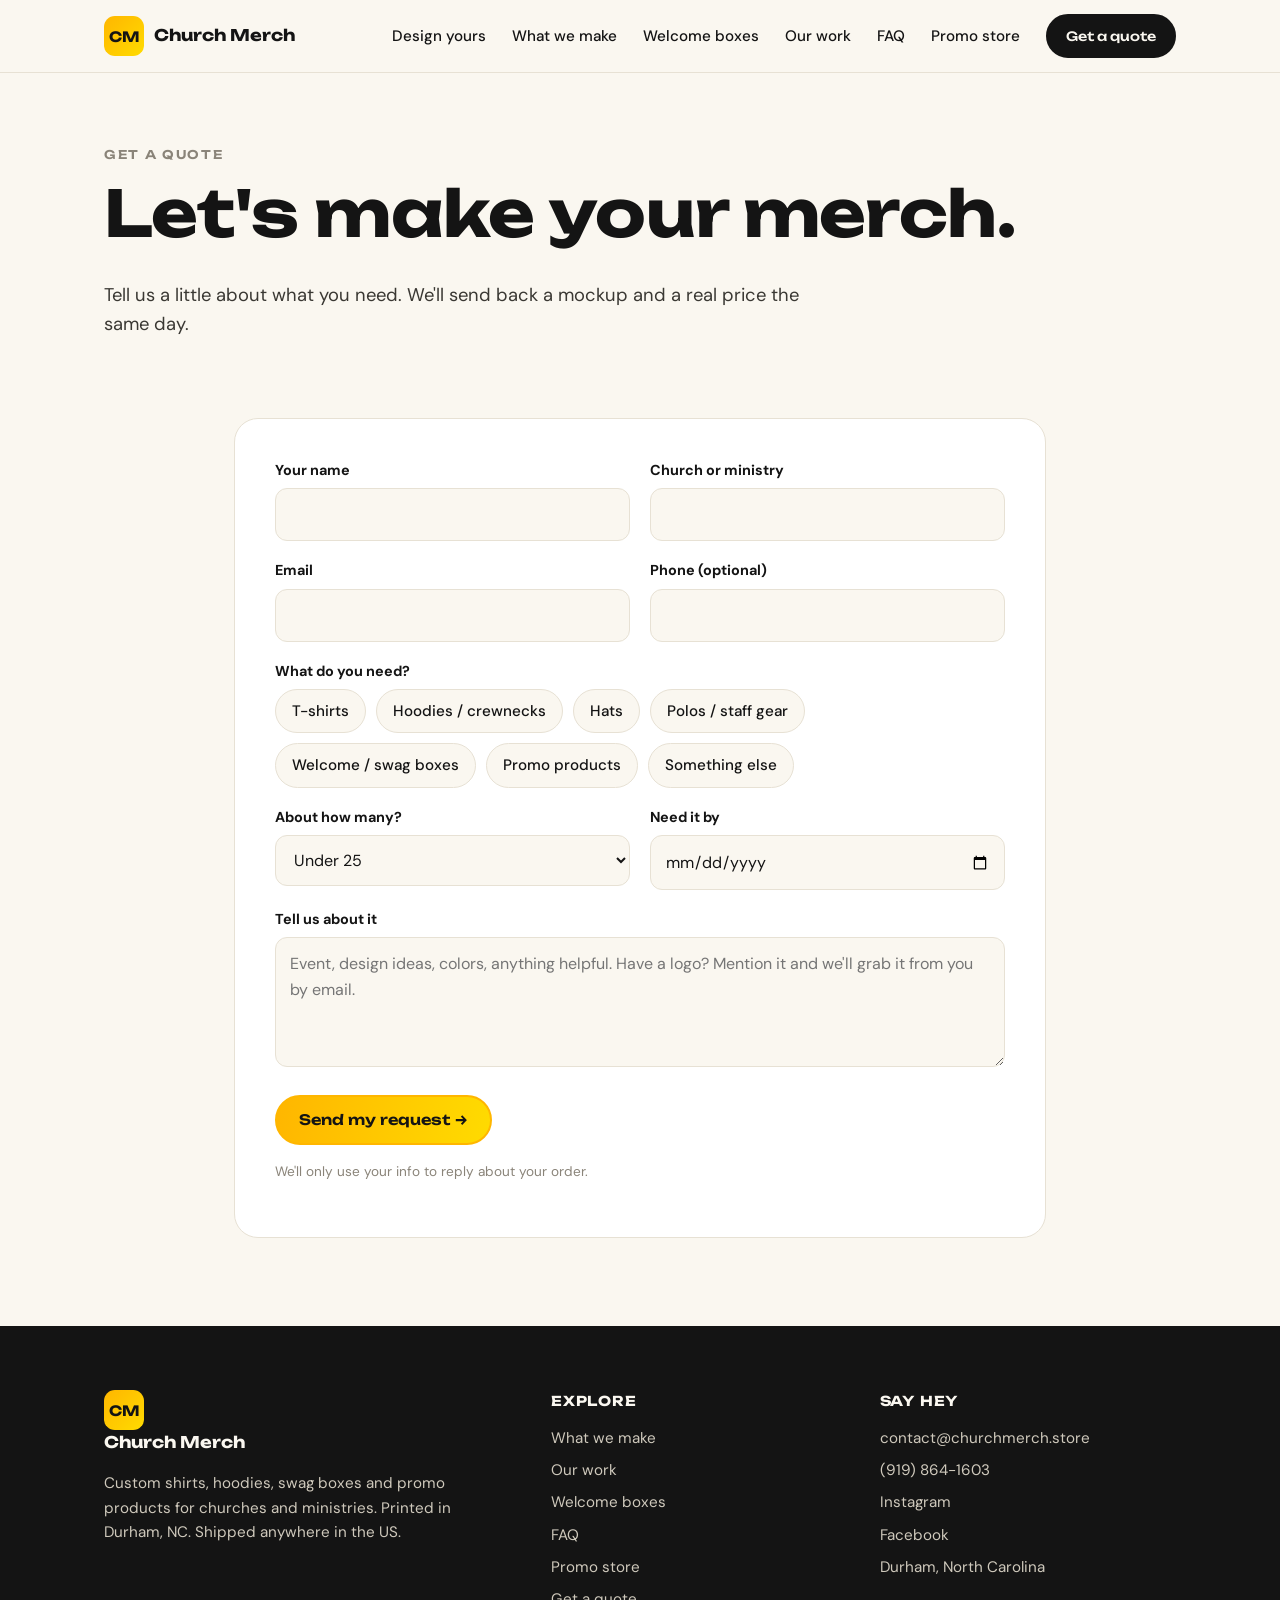
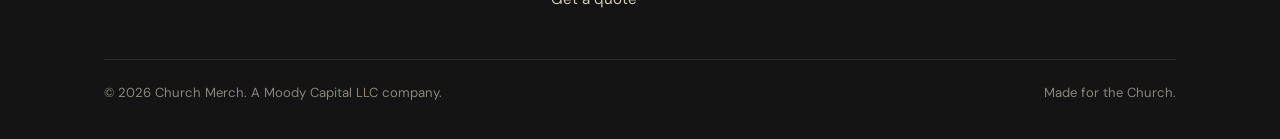
<file: site/quote.html>
<!DOCTYPE html>
<html lang="en">
<head>
<meta charset="utf-8">
<meta name="viewport" content="width=device-width, initial-scale=1">
<title>Get a Quote: Custom Church Shirts & Merch | Church Merch</title>
<meta name="description" content="Request a quote for custom church shirts, hoodies, hats, welcome boxes and promo products. Church Merch sends a mockup and a real price fast.">
<link rel="canonical" href="https://churchmerch.store/quote">
<meta property="og:title" content="Get a Quote: Custom Church Shirts & Merch | Church Merch">
<meta property="og:description" content="Request a quote for custom church shirts, hoodies, hats, welcome boxes and promo products. Church Merch sends a mockup and a real price fast.">
<meta property="og:url" content="https://churchmerch.store/quote">
<meta property="og:type" content="website">
<link rel="icon" href="favicon.svg" type="image/svg+xml">
<link rel="preconnect" href="https://fonts.googleapis.com">
<link rel="preconnect" href="https://fonts.gstatic.com" crossorigin>
<link href="https://fonts.googleapis.com/css2?family=DM+Sans:wght@400;500;700&family=Unbounded:wght@500;600;700&display=swap" rel="stylesheet">
<link rel="stylesheet" href="styles.css">
<script type="application/ld+json">{"@context": "https://schema.org", "@type": "Organization", "@id": "https://churchmerch.store/#org", "name": "Church Merch", "url": "https://churchmerch.store", "logo": "https://churchmerch.store/logo.png", "description": "Custom shirts, hoodies, swag boxes and promo products for churches and ministries. full color printing, screen printing and embroidery from our Durham, NC shop, shipping nationwide.", "address": {"@type": "PostalAddress", "addressLocality": "Durham", "addressRegion": "NC", "addressCountry": "US"}, "areaServed": "United States", "knowsAbout": ["church shirts", "church merchandise", "full color printing", "screen printing", "embroidery", "youth group shirts", "mission trip shirts", "church welcome boxes", "promotional products"], "sameAs": ["https://www.instagram.com/churchmrch", "https://www.facebook.com/churchmrch"], "email": "contact@churchmerch.store", "telephone": "(919) 864-1603"}</script>
</head>
<body>
<header class="site-header"><div class="wrap">
<a class="brand" href="index.html" aria-label="Church Merch home"><svg class="brand-mark" viewBox="0 0 48 48" aria-hidden="true">
<defs><linearGradient id="gh" x1="0" y1="0" x2="1" y2="1"><stop offset="0" stop-color="#FFB600"/><stop offset="1" stop-color="#FFDB00"/></linearGradient></defs>
<rect width="48" height="48" rx="13" fill="url(#gh)"/>
<text x="24" y="31" text-anchor="middle" font-family="Unbounded, sans-serif" font-weight="700" font-size="17" fill="#141414">CM</text></svg><span class="brand-name">Church Merch</span></a>
<button class="nav-toggle" aria-label="Menu" aria-expanded="false" onclick="var n=document.querySelector('.nav');n.classList.toggle('open');this.setAttribute('aria-expanded',n.classList.contains('open'))">&#9776;</button>
<nav class="nav"><a href="order.html">Design yours</a><a href="index.html#make">What we make</a><a href="boxes.html">Welcome boxes</a><a href="work.html">Our work</a><a href="faq.html">FAQ</a><a href="promo.html">Promo store</a><a class="btn btn-ink" href="quote.html">Get a quote</a></nav>
</div></header>
<main>

<section class="page-hero"><div class="wrap">
  <div class="eyebrow">Get a quote</div>
  <h1>Let's make your merch.</h1>
  <p class="lede">Tell us a little about what you need. We'll send back a mockup and a real price the same day.</p>
</div></section>
<section class="section" style="padding-top:20px"><div class="wrap" style="max-width:860px">
  <form class="form" id="quote-form">
    <div class="form-grid">
      <div class="field"><label for="name">Your name</label><input id="name" name="name" required autocomplete="name"></div>
      <div class="field"><label for="church">Church or ministry</label><input id="church" name="church" required></div>
      <div class="field"><label for="email">Email</label><input id="email" name="email" type="email" required autocomplete="email"></div>
      <div class="field"><label for="phone">Phone (optional)</label><input id="phone" name="phone" type="tel" autocomplete="tel"></div>
      <div class="field full"><span class="label">What do you need?</span><div class="chips"><label class="chip"><input type="checkbox" name="needs" value="T-shirts"><span>T-shirts</span></label><label class="chip"><input type="checkbox" name="needs" value="Hoodies / crewnecks"><span>Hoodies / crewnecks</span></label><label class="chip"><input type="checkbox" name="needs" value="Hats"><span>Hats</span></label><label class="chip"><input type="checkbox" name="needs" value="Polos / staff gear"><span>Polos / staff gear</span></label><label class="chip"><input type="checkbox" name="needs" value="Welcome / swag boxes"><span>Welcome / swag boxes</span></label><label class="chip"><input type="checkbox" name="needs" value="Promo products"><span>Promo products</span></label><label class="chip"><input type="checkbox" name="needs" value="Something else"><span>Something else</span></label></div></div>
      <div class="field"><label for="qty">About how many?</label><select id="qty" name="qty"><option>Under 25</option><option>25–50</option><option>50–100</option><option>100–250</option><option>250+</option><option>Not sure yet</option></select></div>
      <div class="field"><label for="date">Need it by</label><input id="date" name="date" type="date"></div>
      <div class="field full"><label for="details">Tell us about it</label><textarea id="details" name="details" placeholder="Event, design ideas, colors, anything helpful. Have a logo? Mention it and we'll grab it from you by email."></textarea></div>
    </div>
    <div class="btn-row"><button class="btn btn-gold" type="submit">Send my request &rarr;</button></div>
    <p class="form-note">We'll only use your info to reply about your order.</p>
  </form>
  <div class="form thanks" id="thanks"><h2>Got it. Thank you!</h2><p class="lede" style="margin:0 auto">We'll be in touch soon with next steps. Keep an eye on your inbox.</p></div>
</div></section>
<script>
/* DRAFT: on the live site this posts to the form handler (Jotform or a Cloudflare function). */
document.getElementById('quote-form').addEventListener('submit', function (e) {
  e.preventDefault();
  this.style.display = 'none';
  document.getElementById('thanks').classList.add('show');
  window.scrollTo({ top: 0, behavior: 'smooth' });
});
</script>

</main>
<footer class="site-footer"><div class="wrap">
<div class="cols">
<div><a class="brand" href="index.html"><svg class="brand-mark" viewBox="0 0 48 48" aria-hidden="true">
<defs><linearGradient id="gf" x1="0" y1="0" x2="1" y2="1"><stop offset="0" stop-color="#FFB600"/><stop offset="1" stop-color="#FFDB00"/></linearGradient></defs>
<rect width="48" height="48" rx="13" fill="url(#gf)"/>
<text x="24" y="31" text-anchor="middle" font-family="Unbounded, sans-serif" font-weight="700" font-size="17" fill="#141414">CM</text></svg><span class="brand-name">Church Merch</span></a>
<p style="margin-top:16px;max-width:26em">Custom shirts, hoodies, swag boxes and promo products for churches and ministries. Printed in Durham, NC. Shipped anywhere in the US.</p></div>
<div><h4>Explore</h4><a href="index.html#make">What we make</a><a href="work.html">Our work</a><a href="boxes.html">Welcome boxes</a><a href="faq.html">FAQ</a><a href="promo.html">Promo store</a><a href="quote.html">Get a quote</a></div>
<div><h4>Say hey</h4><a href="mailto:contact@churchmerch.store">contact@churchmerch.store</a><a href="tel:+19198641603">(919) 864-1603</a><a href="https://www.instagram.com/churchmrch">Instagram</a><a href="https://www.facebook.com/churchmrch">Facebook</a><span>Durham, North Carolina</span></div>
</div>
<div class="legal"><span>&copy; 2026 Church Merch. A Moody Capital LLC company.</span><span>Made for the Church.</span></div>
</div></footer>
</body>
</html>
</file>
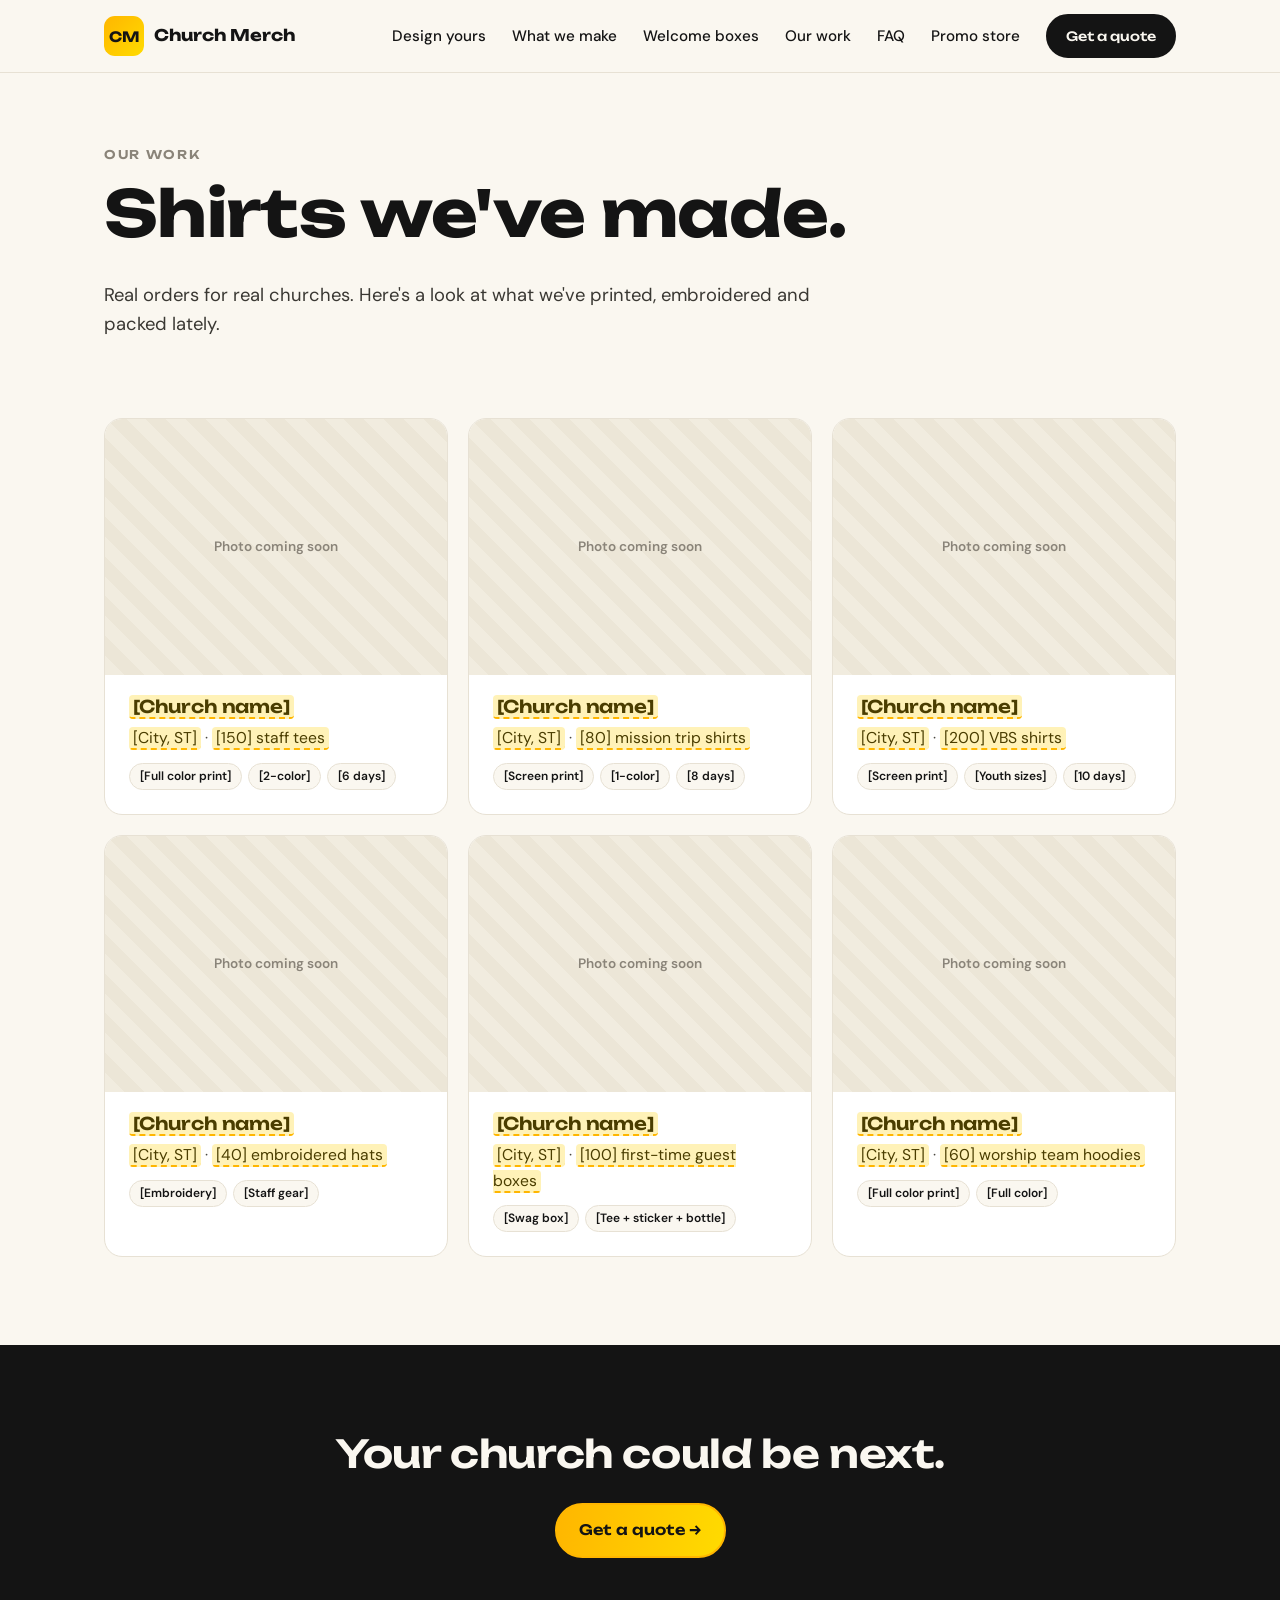
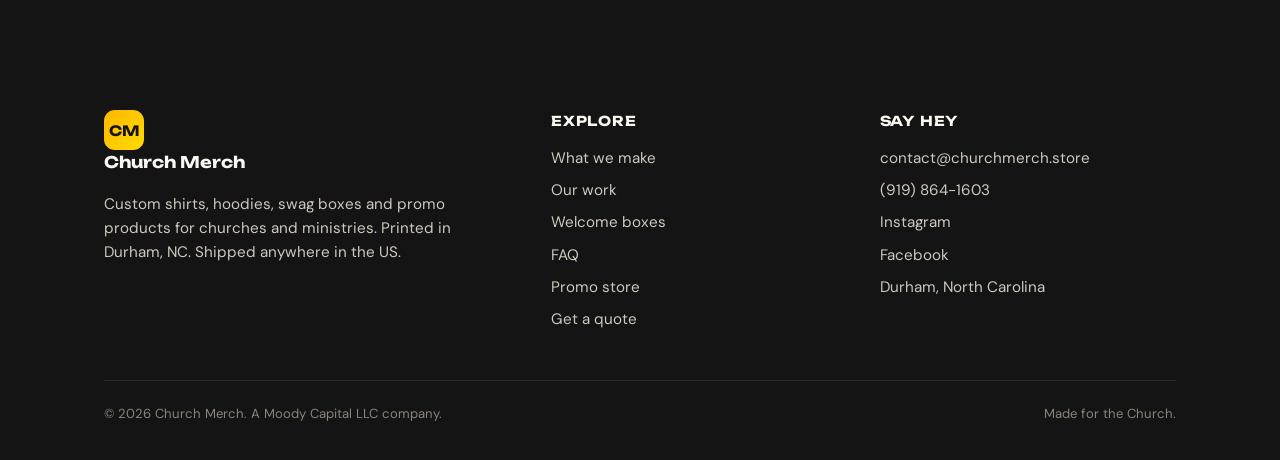
<file: site/work.html>
<!DOCTYPE html>
<html lang="en">
<head>
<meta charset="utf-8">
<meta name="viewport" content="width=device-width, initial-scale=1">
<title>Our Work: Custom Church Shirts We've Made | Church Merch</title>
<meta name="description" content="Custom church shirts, mission trip tees, VBS shirts, embroidered hats and welcome boxes Church Merch has made for churches and ministries.">
<link rel="canonical" href="https://churchmerch.store/work">
<meta property="og:title" content="Our Work: Custom Church Shirts We've Made | Church Merch">
<meta property="og:description" content="Custom church shirts, mission trip tees, VBS shirts, embroidered hats and welcome boxes Church Merch has made for churches and ministries.">
<meta property="og:url" content="https://churchmerch.store/work">
<meta property="og:type" content="website">
<link rel="icon" href="favicon.svg" type="image/svg+xml">
<link rel="preconnect" href="https://fonts.googleapis.com">
<link rel="preconnect" href="https://fonts.gstatic.com" crossorigin>
<link href="https://fonts.googleapis.com/css2?family=DM+Sans:wght@400;500;700&family=Unbounded:wght@500;600;700&display=swap" rel="stylesheet">
<link rel="stylesheet" href="styles.css">
<script type="application/ld+json">{"@context": "https://schema.org", "@type": "Organization", "@id": "https://churchmerch.store/#org", "name": "Church Merch", "url": "https://churchmerch.store", "logo": "https://churchmerch.store/logo.png", "description": "Custom shirts, hoodies, swag boxes and promo products for churches and ministries. full color printing, screen printing and embroidery from our Durham, NC shop, shipping nationwide.", "address": {"@type": "PostalAddress", "addressLocality": "Durham", "addressRegion": "NC", "addressCountry": "US"}, "areaServed": "United States", "knowsAbout": ["church shirts", "church merchandise", "full color printing", "screen printing", "embroidery", "youth group shirts", "mission trip shirts", "church welcome boxes", "promotional products"], "sameAs": ["https://www.instagram.com/churchmrch", "https://www.facebook.com/churchmrch"], "email": "contact@churchmerch.store", "telephone": "(919) 864-1603"}</script>
</head>
<body>
<header class="site-header"><div class="wrap">
<a class="brand" href="index.html" aria-label="Church Merch home"><svg class="brand-mark" viewBox="0 0 48 48" aria-hidden="true">
<defs><linearGradient id="gh" x1="0" y1="0" x2="1" y2="1"><stop offset="0" stop-color="#FFB600"/><stop offset="1" stop-color="#FFDB00"/></linearGradient></defs>
<rect width="48" height="48" rx="13" fill="url(#gh)"/>
<text x="24" y="31" text-anchor="middle" font-family="Unbounded, sans-serif" font-weight="700" font-size="17" fill="#141414">CM</text></svg><span class="brand-name">Church Merch</span></a>
<button class="nav-toggle" aria-label="Menu" aria-expanded="false" onclick="var n=document.querySelector('.nav');n.classList.toggle('open');this.setAttribute('aria-expanded',n.classList.contains('open'))">&#9776;</button>
<nav class="nav"><a href="order.html">Design yours</a><a href="index.html#make">What we make</a><a href="boxes.html">Welcome boxes</a><a href="work.html">Our work</a><a href="faq.html">FAQ</a><a href="promo.html">Promo store</a><a class="btn btn-ink" href="quote.html">Get a quote</a></nav>
</div></header>
<main>

<section class="page-hero"><div class="wrap">
  <div class="eyebrow">Our work</div>
  <h1>Shirts we've made.</h1>
  <p class="lede">Real orders for real churches. Here's a look at what we've printed, embroidered and packed lately.</p>
</div></section>
<section class="section" style="padding-top:20px"><div class="wrap"><div class="grid grid-3"><article class="card work-card"><div class="work-photo">Photo coming soon</div>
<div class="work-body"><h3><em class="tbd">[Church name]</em></h3><p><em class="tbd">[City, ST]</em> · <em class="tbd">[150] staff tees</em></p>
<div class="work-meta"><span>[Full color print]</span><span>[2-color]</span><span>[6 days]</span></div></div></article><article class="card work-card"><div class="work-photo">Photo coming soon</div>
<div class="work-body"><h3><em class="tbd">[Church name]</em></h3><p><em class="tbd">[City, ST]</em> · <em class="tbd">[80] mission trip shirts</em></p>
<div class="work-meta"><span>[Screen print]</span><span>[1-color]</span><span>[8 days]</span></div></div></article><article class="card work-card"><div class="work-photo">Photo coming soon</div>
<div class="work-body"><h3><em class="tbd">[Church name]</em></h3><p><em class="tbd">[City, ST]</em> · <em class="tbd">[200] VBS shirts</em></p>
<div class="work-meta"><span>[Screen print]</span><span>[Youth sizes]</span><span>[10 days]</span></div></div></article><article class="card work-card"><div class="work-photo">Photo coming soon</div>
<div class="work-body"><h3><em class="tbd">[Church name]</em></h3><p><em class="tbd">[City, ST]</em> · <em class="tbd">[40] embroidered hats</em></p>
<div class="work-meta"><span>[Embroidery]</span><span>[Staff gear]</span></div></div></article><article class="card work-card"><div class="work-photo">Photo coming soon</div>
<div class="work-body"><h3><em class="tbd">[Church name]</em></h3><p><em class="tbd">[City, ST]</em> · <em class="tbd">[100] first-time guest boxes</em></p>
<div class="work-meta"><span>[Swag box]</span><span>[Tee + sticker + bottle]</span></div></div></article><article class="card work-card"><div class="work-photo">Photo coming soon</div>
<div class="work-body"><h3><em class="tbd">[Church name]</em></h3><p><em class="tbd">[City, ST]</em> · <em class="tbd">[60] worship team hoodies</em></p>
<div class="work-meta"><span>[Full color print]</span><span>[Full color]</span></div></div></article></div></div></section>
<section class="section dark cta-band"><div class="wrap">
  <h2>Your church could be next.</h2>
  <div class="btn-row"><a class="btn btn-gold" href="quote.html">Get a quote &rarr;</a></div>
</div></section>

</main>
<footer class="site-footer"><div class="wrap">
<div class="cols">
<div><a class="brand" href="index.html"><svg class="brand-mark" viewBox="0 0 48 48" aria-hidden="true">
<defs><linearGradient id="gf" x1="0" y1="0" x2="1" y2="1"><stop offset="0" stop-color="#FFB600"/><stop offset="1" stop-color="#FFDB00"/></linearGradient></defs>
<rect width="48" height="48" rx="13" fill="url(#gf)"/>
<text x="24" y="31" text-anchor="middle" font-family="Unbounded, sans-serif" font-weight="700" font-size="17" fill="#141414">CM</text></svg><span class="brand-name">Church Merch</span></a>
<p style="margin-top:16px;max-width:26em">Custom shirts, hoodies, swag boxes and promo products for churches and ministries. Printed in Durham, NC. Shipped anywhere in the US.</p></div>
<div><h4>Explore</h4><a href="index.html#make">What we make</a><a href="work.html">Our work</a><a href="boxes.html">Welcome boxes</a><a href="faq.html">FAQ</a><a href="promo.html">Promo store</a><a href="quote.html">Get a quote</a></div>
<div><h4>Say hey</h4><a href="mailto:contact@churchmerch.store">contact@churchmerch.store</a><a href="tel:+19198641603">(919) 864-1603</a><a href="https://www.instagram.com/churchmrch">Instagram</a><a href="https://www.facebook.com/churchmrch">Facebook</a><span>Durham, North Carolina</span></div>
</div>
<div class="legal"><span>&copy; 2026 Church Merch. A Moody Capital LLC company.</span><span>Made for the Church.</span></div>
</div></footer>
</body>
</html>
</file>
<file: site/styles.css>
/* Church Merch — Gold + Ink */
:root {
  --gold: #FFB600;
  --halo: #FFDB00;
  --ink: #141414;
  --bone: #FAF7F0;
  --stone: #8A8479;
  --line: #E7E1D4;
  --card: #FFFFFF;
  --radius: 18px;
  --max: 1120px;
  --display: "Unbounded", system-ui, sans-serif;
  --body: "DM Sans", system-ui, sans-serif;
}

* { box-sizing: border-box; }
html { scroll-behavior: smooth; }
body {
  margin: 0;
  background: var(--bone);
  color: var(--ink);
  font-family: var(--body);
  font-size: 17px;
  line-height: 1.6;
  -webkit-font-smoothing: antialiased;
}
img, svg { display: block; max-width: 100%; }
a { color: inherit; }
h1, h2, h3 { font-family: var(--display); line-height: 1.1; margin: 0 0 .5em; letter-spacing: -0.01em; }
h1 { font-size: clamp(2.3rem, 5.5vw, 4rem); font-weight: 700; }
h2 { font-size: clamp(1.6rem, 3.4vw, 2.4rem); font-weight: 600; }
h3 { font-size: 1.1rem; font-weight: 600; }
p { margin: 0 0 1em; }

.wrap { max-width: var(--max); margin: 0 auto; padding: 0 24px; }
.section { padding: 88px 0; }
.section.tight { padding: 56px 0; }
.eyebrow {
  font-family: var(--display); font-size: .75rem; font-weight: 600;
  letter-spacing: .14em; text-transform: uppercase; color: var(--stone);
  margin-bottom: 14px;
}
.lede { font-size: 1.15rem; color: #3a3833; max-width: 40em; }
.gold-text {
  background: linear-gradient(100deg, var(--gold), var(--halo));
  -webkit-background-clip: text; background-clip: text; color: transparent;
}

/* Placeholder marker: things Reagan still needs to fill in */
.tbd {
  background: #FFF2B8; border-bottom: 2px dashed var(--gold);
  padding: 0 4px; border-radius: 4px; font-style: normal; color: #4a3d00;
}

/* Buttons */
.btn {
  display: inline-flex; align-items: center; gap: 8px;
  font-family: var(--display); font-weight: 600; font-size: .9rem;
  padding: 14px 22px; border-radius: 999px; text-decoration: none;
  border: 2px solid var(--ink); transition: transform .15s ease, background .15s ease;
  cursor: pointer;
}
.btn:hover { transform: translateY(-2px); }
.btn-gold { background: linear-gradient(100deg, var(--gold), var(--halo)); border-color: var(--gold); color: var(--ink); }
.btn-ink { background: var(--ink); color: var(--bone); }
.btn-ghost { background: transparent; color: var(--ink); }
.btn-row { display: flex; flex-wrap: wrap; gap: 12px; margin-top: 28px; }

/* Header */
.site-header {
  position: sticky; top: 0; z-index: 20;
  background: rgba(250, 247, 240, .92); backdrop-filter: blur(10px);
  border-bottom: 1px solid var(--line);
}
.site-header .wrap { display: flex; align-items: center; justify-content: space-between; height: 72px; gap: 16px; }
.brand { display: flex; align-items: center; gap: 10px; text-decoration: none; }
.brand-mark { width: 40px; height: 40px; }
.brand-name { font-family: var(--display); font-weight: 700; font-size: 1rem; }
.nav { display: flex; align-items: center; gap: 26px; }
.nav a { text-decoration: none; font-weight: 500; font-size: .95rem; }
.nav a:not(.btn):hover { text-decoration: underline; text-decoration-color: var(--gold); text-decoration-thickness: 3px; text-underline-offset: 6px; }
.nav .btn { padding: 10px 18px; font-size: .8rem; }
.nav-toggle { display: none; background: none; border: 0; font-size: 1.6rem; cursor: pointer; color: var(--ink); }

/* Hero */
.hero { padding: 72px 0 88px; }
.hero .wrap { display: grid; grid-template-columns: 1.15fr .85fr; gap: 48px; align-items: center; }
.hero-art { position: relative; aspect-ratio: 1 / 1; }
.hero-art .blob {
  position: absolute; inset: 6%; border-radius: 42% 58% 55% 45% / 48% 42% 58% 52%;
  background: linear-gradient(140deg, var(--gold), var(--halo));
}
.hero-art .tee { position: absolute; width: 54%; filter: drop-shadow(0 18px 22px rgba(20,20,20,.18)); }
.hero-art .tee.one { left: 2%; top: 4%; transform: rotate(-8deg); }
.hero-art .tee.two { right: 0; bottom: 6%; transform: rotate(7deg); }
.badge {
  position: absolute; left: 4%; bottom: 10%; transform: rotate(-4deg);
  background: var(--ink); color: var(--bone); font-family: var(--display); font-weight: 600;
  font-size: .8rem; padding: 10px 16px; border-radius: 999px; white-space: nowrap;
}

/* Strip */
.strip { background: var(--ink); color: var(--bone); }
.strip .wrap { display: flex; flex-wrap: wrap; justify-content: space-between; gap: 14px 32px; padding-top: 22px; padding-bottom: 22px; }
.strip span { font-family: var(--display); font-size: .8rem; font-weight: 500; letter-spacing: .04em; display: flex; align-items: center; gap: 10px; }
.strip span::before { content: ""; width: 8px; height: 8px; border-radius: 50%; background: var(--gold); }

/* Cards */
.grid { display: grid; gap: 20px; }
.grid-3 { grid-template-columns: repeat(3, 1fr); }
.grid-4 { grid-template-columns: repeat(4, 1fr); }
.grid-2 { grid-template-columns: repeat(2, 1fr); }
.card {
  background: var(--card); border: 1px solid var(--line); border-radius: var(--radius);
  padding: 28px; transition: transform .15s ease, box-shadow .15s ease;
}
.card:hover { transform: translateY(-3px); box-shadow: 0 14px 30px -18px rgba(20,20,20,.35); }
.card p { color: #4a4740; margin: 0; font-size: .98rem; }
.card .icon {
  width: 48px; height: 48px; border-radius: 14px; display: grid; place-items: center;
  background: linear-gradient(140deg, var(--gold), var(--halo)); margin-bottom: 18px; font-size: 1.4rem;
}
.section-head { display: flex; justify-content: space-between; align-items: end; gap: 24px; margin-bottom: 40px; flex-wrap: wrap; }
.section-head p { max-width: 34em; margin: 0; color: #4a4740; }

/* Steps */
.steps { counter-reset: step; }
.step { position: relative; padding-top: 64px; }
.step::before {
  counter-increment: step; content: counter(step);
  position: absolute; top: 0; left: 0; width: 46px; height: 46px; border-radius: 50%;
  display: grid; place-items: center; background: var(--ink); color: var(--gold);
  font-family: var(--display); font-weight: 700;
}

/* Methods */
.dark { background: var(--ink); color: var(--bone); }
.dark .eyebrow { color: var(--gold); }
.dark .card { background: #1E1E1E; border-color: #2c2c2c; }
.dark .card p { color: #cfc9bc; }
.dark .card h3 { color: var(--bone); }
.tag { display: inline-block; font-size: .75rem; font-weight: 700; color: var(--ink); background: var(--gold); padding: 3px 10px; border-radius: 999px; margin-bottom: 14px; }

/* Give back */
.giveback {
  display: grid; grid-template-columns: 1fr 1fr; gap: 40px; align-items: center;
  background: linear-gradient(140deg, var(--gold), var(--halo)); border-radius: 28px; padding: 56px;
}
.giveback p { color: #2a2618; }
.giveback .big { font-family: var(--display); font-size: clamp(3rem, 8vw, 6rem); font-weight: 700; line-height: 1; }

/* FAQ */
.faq-list { max-width: 820px; }
details {
  background: var(--card); border: 1px solid var(--line); border-radius: 14px;
  padding: 0 24px; margin-bottom: 12px;
}
summary {
  cursor: pointer; list-style: none; padding: 20px 0; font-weight: 700; font-size: 1.05rem;
  display: flex; justify-content: space-between; gap: 16px;
}
summary::-webkit-details-marker { display: none; }
summary::after { content: "+"; font-family: var(--display); color: var(--gold); font-size: 1.4rem; line-height: 1; }
details[open] summary::after { content: "–"; }
details .answer { padding-bottom: 20px; color: #3a3833; }
details .answer p:last-child { margin: 0; }

/* Work */
.work-card { padding: 0; overflow: hidden; }
.work-photo {
  aspect-ratio: 4 / 3; display: grid; place-items: center; position: relative;
  background: repeating-linear-gradient(45deg, #F1ECDF 0 14px, #ECE6D7 14px 28px);
  color: var(--stone); font-size: .85rem; font-weight: 600;
}
.work-body { padding: 22px 24px 24px; }
.work-meta { display: flex; flex-wrap: wrap; gap: 6px; margin-top: 12px; }
.work-meta span { font-size: .75rem; font-weight: 600; background: var(--bone); border: 1px solid var(--line); padding: 3px 10px; border-radius: 999px; }

/* Forms */
.form { background: var(--card); border: 1px solid var(--line); border-radius: 24px; padding: 40px; }
.form-grid { display: grid; grid-template-columns: 1fr 1fr; gap: 18px 20px; }
.field { display: flex; flex-direction: column; gap: 6px; }
.field.full { grid-column: 1 / -1; }
label, .label { font-weight: 700; font-size: .9rem; }
input, select, textarea {
  font: inherit; font-size: 1rem; padding: 13px 14px; border-radius: 12px;
  border: 1.5px solid var(--line); background: var(--bone); color: var(--ink);
}
input:focus, select:focus, textarea:focus { outline: none; border-color: var(--gold); box-shadow: 0 0 0 4px rgba(255,182,0,.2); }
textarea { min-height: 130px; resize: vertical; }
.chips { display: flex; flex-wrap: wrap; gap: 10px; }
.chip input { position: absolute; opacity: 0; pointer-events: none; }
.chip span {
  display: inline-block; padding: 9px 16px; border-radius: 999px; border: 1.5px solid var(--line);
  background: var(--bone); font-weight: 500; cursor: pointer; font-size: .95rem;
}
.chip input:checked + span { background: var(--ink); color: var(--bone); border-color: var(--ink); }
.chip input:focus-visible + span { box-shadow: 0 0 0 4px rgba(255,182,0,.35); }
.form-note { font-size: .85rem; color: var(--stone); margin-top: 16px; }
.thanks { display: none; text-align: center; padding: 40px 10px; }
.thanks.show { display: block; }

/* CTA band */
.cta-band { text-align: center; }
.cta-band .lede { margin: 0 auto; }
.cta-band .btn-row { justify-content: center; }

/* Page hero (inner pages) */
.page-hero { padding: 72px 0 40px; }

/* Footer */
.site-footer { background: var(--ink); color: #cfc9bc; padding: 64px 0 36px; font-size: .95rem; }
.site-footer .cols { display: grid; grid-template-columns: 1.4fr 1fr 1fr; gap: 32px; }
.site-footer h4 { font-family: var(--display); color: var(--bone); font-size: .85rem; margin: 0 0 14px; letter-spacing: .06em; text-transform: uppercase; }
.site-footer a { color: #cfc9bc; text-decoration: none; display: block; margin-bottom: 8px; }
.site-footer a:hover { color: var(--gold); }
.site-footer .brand-name { color: var(--bone); }
.site-footer .legal { border-top: 1px solid #2c2c2c; margin-top: 40px; padding-top: 22px; font-size: .82rem; color: var(--stone); display: flex; justify-content: space-between; flex-wrap: wrap; gap: 10px; }

/* Responsive */
@media (max-width: 900px) {
  .hero .wrap, .giveback { grid-template-columns: 1fr; }
  .hero-art { max-width: 420px; margin: 0 auto; width: 100%; }
  .grid-3, .grid-4 { grid-template-columns: 1fr 1fr; }
  .site-footer .cols { grid-template-columns: 1fr 1fr; }
  .giveback { padding: 36px; }
}
@media (max-width: 760px) {
  .nav-toggle { display: block; }
  .nav {
    display: none; position: absolute; top: 72px; left: 0; right: 0; flex-direction: column;
    background: var(--bone); border-bottom: 1px solid var(--line); padding: 20px 24px 28px; gap: 18px; align-items: flex-start;
  }
  .nav.open { display: flex; }
  .grid-3, .grid-4, .grid-2, .form-grid { grid-template-columns: 1fr; }
  .site-footer .cols { grid-template-columns: 1fr; }
  .section { padding: 64px 0; }
  .form { padding: 26px; }
}

/* ---------- Mockup order form ---------- */
.cmd { display: grid; grid-template-columns: minmax(0, 1fr) minmax(0, 1fr); gap: 36px; align-items: start; }
.cmd-stage-wrap { position: sticky; top: 92px; width: 100%; }
.cmd-stage {
  background: radial-gradient(circle at 50% 40%, #fff 0%, #F2EDE3 75%); border: 1px solid var(--line);
  border-radius: 24px; padding: 18px; position: relative; transition: box-shadow .15s ease;
}
.cmd-stage.drag { box-shadow: 0 0 0 4px var(--gold); }
#cmd-svg { width: 100%; height: auto; display: block; touch-action: none; }
#cmd-area { fill: none; stroke-width: 1.6; stroke-dasharray: 6 5; }
#cmd-empty { font-family: var(--body); font-weight: 700; font-size: 15px; pointer-events: none; }
.cmd-views { display: flex; gap: 10px; margin-top: 14px; }
.cmd-view {
  flex: 1; background: var(--card); border: 1.5px solid var(--line); border-radius: 14px; padding: 10px 14px;
  font: inherit; font-weight: 700; cursor: pointer; text-align: left; color: var(--ink);
}
.cmd-view small { display: block; font-weight: 500; color: var(--stone); font-size: .8rem; }
.cmd-view.on { border-color: var(--ink); box-shadow: inset 0 0 0 1px var(--ink); }
.cmd-hint { font-size: .85rem; color: var(--stone); margin-top: 10px; text-align: center; }

.cmd-panel { background: var(--card); border: 1px solid var(--line); border-radius: 24px; padding: 8px 28px; }
.cmd-step { padding: 22px 0; border-bottom: 1px solid var(--line); }
.cmd-step:last-child { border-bottom: 0; }
.cmd-step h3 { display: flex; align-items: center; gap: 10px; margin-bottom: 14px; font-size: 1rem; }
.cmd-step h3 i {
  font-style: normal; width: 26px; height: 26px; border-radius: 50%; background: var(--ink); color: var(--gold);
  display: grid; place-items: center; font-size: .75rem; flex: none;
}
.cmd-prods { display: grid; grid-template-columns: 1fr 1fr; gap: 10px; }
.cmd-prod {
  text-align: left; font: inherit; background: var(--bone); border: 1.5px solid var(--line); border-radius: 14px;
  padding: 12px 14px; cursor: pointer; color: var(--ink);
}
.cmd-prod strong { display: block; font-size: .92rem; line-height: 1.3; }
.cmd-prod span { font-size: .78rem; color: var(--stone); }
.cmd-prod.on { border-color: var(--ink); background: #fff; box-shadow: inset 0 0 0 1px var(--ink); }
.cmd-colors { display: flex; flex-wrap: wrap; gap: 9px; }
.cmd-sw {
  width: 34px; height: 34px; border-radius: 50%; border: 1.5px solid rgba(0,0,0,.18); cursor: pointer; padding: 0;
  box-shadow: inset 0 -3px 6px rgba(0,0,0,.12);
}
.cmd-sw.on { outline: 3px solid var(--gold); outline-offset: 2px; }
.cmd-color-name { font-size: .9rem; color: var(--stone); margin-top: 10px; }
.cmd-color-name strong { color: var(--ink); }
.cmd-chips { display: flex; flex-wrap: wrap; gap: 8px; }
.cmd-chip {
  font: inherit; font-size: .9rem; font-weight: 500; padding: 8px 15px; border-radius: 999px; cursor: pointer;
  border: 1.5px solid var(--line); background: var(--bone); color: var(--ink);
}
.cmd-chip.on { background: var(--ink); color: var(--bone); border-color: var(--ink); }
.cmd-chip:disabled { opacity: .45; cursor: not-allowed; }
.cmd-note { font-size: .85rem; color: var(--stone); margin: 10px 0 0; }
.cmd-upload {
  display: flex; align-items: center; justify-content: center; gap: 10px; border: 2px dashed #D9CFB9; border-radius: 16px;
  padding: 18px; cursor: pointer; font-weight: 700; background: var(--bone); margin-bottom: 14px;
}
.cmd-upload:hover { border-color: var(--gold); }
.cmd-upload input { position: absolute; opacity: 0; width: 1px; height: 1px; }
.cmd-sizing { margin-top: 16px; }
.cmd-sizing input[type=range] { width: 100%; accent-color: var(--gold); padding: 0; border: 0; background: none; }
.cmd-sizing-row { display: flex; justify-content: space-between; align-items: center; gap: 10px; font-size: .85rem; color: var(--stone); }
.cmd-link { background: none; border: 0; font: inherit; font-size: .85rem; font-weight: 700; text-decoration: underline; cursor: pointer; padding: 0; color: var(--ink); }
.cmd-sizes { display: grid; grid-template-columns: repeat(4, minmax(0, 1fr)); gap: 10px; }
.cmd-size { display: flex; flex-direction: column; gap: 4px; font-weight: 700; font-size: .85rem; }
.cmd-size input { text-align: center; padding: 10px 6px; width: 100%; min-width: 0; }
.cmd-err { display: none; color: #B3261E; font-size: .85rem; font-weight: 600; margin-top: 10px; }
.cmd-err.show { display: block; }
.cmd-fields { display: grid; grid-template-columns: 1fr 1fr; gap: 12px; }
.cmd-fields .full { grid-column: 1 / -1; }
.cmd-summary { background: var(--ink); color: var(--bone); border-radius: 18px; padding: 18px 20px; margin: 6px 0 16px; }
.cmd-row { display: flex; justify-content: space-between; gap: 12px; font-size: .9rem; padding: 4px 0; }
.cmd-row span { color: #a9a294; }
.cmd-total { font-family: var(--display); color: var(--gold); font-size: 1.1rem; margin-top: 6px; }
.cmd-done { display: none; text-align: center; }
.cmd-done.show { display: block; }
.cmd-done-shots { display: flex; justify-content: center; gap: 18px; flex-wrap: wrap; margin: 26px 0; }
.cmd-done-shots figure { margin: 0; width: min(300px, 44%); }
.cmd-done-shots img { border-radius: 18px; border: 1px solid var(--line); background: #fff; }
.cmd-done-shots figcaption { font-weight: 700; text-transform: capitalize; margin-top: 6px; font-size: .9rem; }

@media (max-width: 900px) {
  .cmd { grid-template-columns: minmax(0, 1fr); }
  .cmd-stage-wrap { position: static; }
}
@media (max-width: 520px) {
  .cmd-prods, .cmd-fields { grid-template-columns: 1fr; }
  .cmd-sizes { grid-template-columns: repeat(4, minmax(0, 1fr)); }
  .cmd-panel { padding: 4px 18px; }
}
.cmd-cats { margin-bottom: 14px; }
.cmd-cats .cmd-chip { font-size: .82rem; padding: 6px 12px; }
.cmd-prods { max-height: 360px; overflow: auto; padding-right: 4px; }
.cmd-total small, .cmd-row small { font-weight: 500; color: #a9a294; }
/* cart */
.cmd-sum-mini { background: var(--bone); border: 1px solid var(--line); border-radius: 14px; padding: 12px 16px; margin: 16px 0 12px; }
.cmd-sum-mini .cmd-row span { color: var(--stone); }
.cmd-sum-mini .cmd-total { color: var(--ink); font-size: 1rem; }
.cmd-add { width: 100%; justify-content: center; }
.cmd-flash { display: none; margin-top: 10px; background: #FFF2B8; border-radius: 10px; padding: 10px 14px; font-weight: 600; font-size: .9rem; }
.cmd-flash.show { display: block; }
.cmd-cart-head { font-family: var(--display); font-size: 1rem; display: flex; justify-content: space-between; align-items: baseline; margin-bottom: 10px; }
.cmd-cart-head span { font-family: var(--body); font-size: .85rem; color: #a9a294; }
.cmd-line { display: grid; grid-template-columns: 54px 1fr auto; gap: 12px; align-items: center; padding: 10px 0; border-top: 1px solid #2c2c2c; }
.cmd-line img, .cmd-line-ph { width: 54px; height: 60px; border-radius: 8px; background: #fff; object-fit: cover; }
.cmd-line-main { display: flex; flex-direction: column; font-size: .85rem; color: #cfc9bc; min-width: 0; }
.cmd-line-main strong { color: var(--bone); font-size: .92rem; }
.cmd-line-main .cmd-link { color: var(--gold); font-size: .8rem; }
.cmd-line-price { text-align: right; font-size: .8rem; color: #a9a294; }
.cmd-line-price strong { color: var(--bone); font-size: .95rem; }
.cmd-cart-sum { border-top: 1px solid #2c2c2c; margin-top: 4px; padding-top: 10px; }
.cmd-save strong, .cmd-save span { color: #7fd99a !important; }
.cmd-cart-total { display: flex; justify-content: space-between; font-family: var(--display); color: var(--gold); font-size: 1.15rem; margin-top: 8px; }
.cmd-nudge { margin-top: 10px; font-size: .85rem; color: var(--gold); }
</file>
